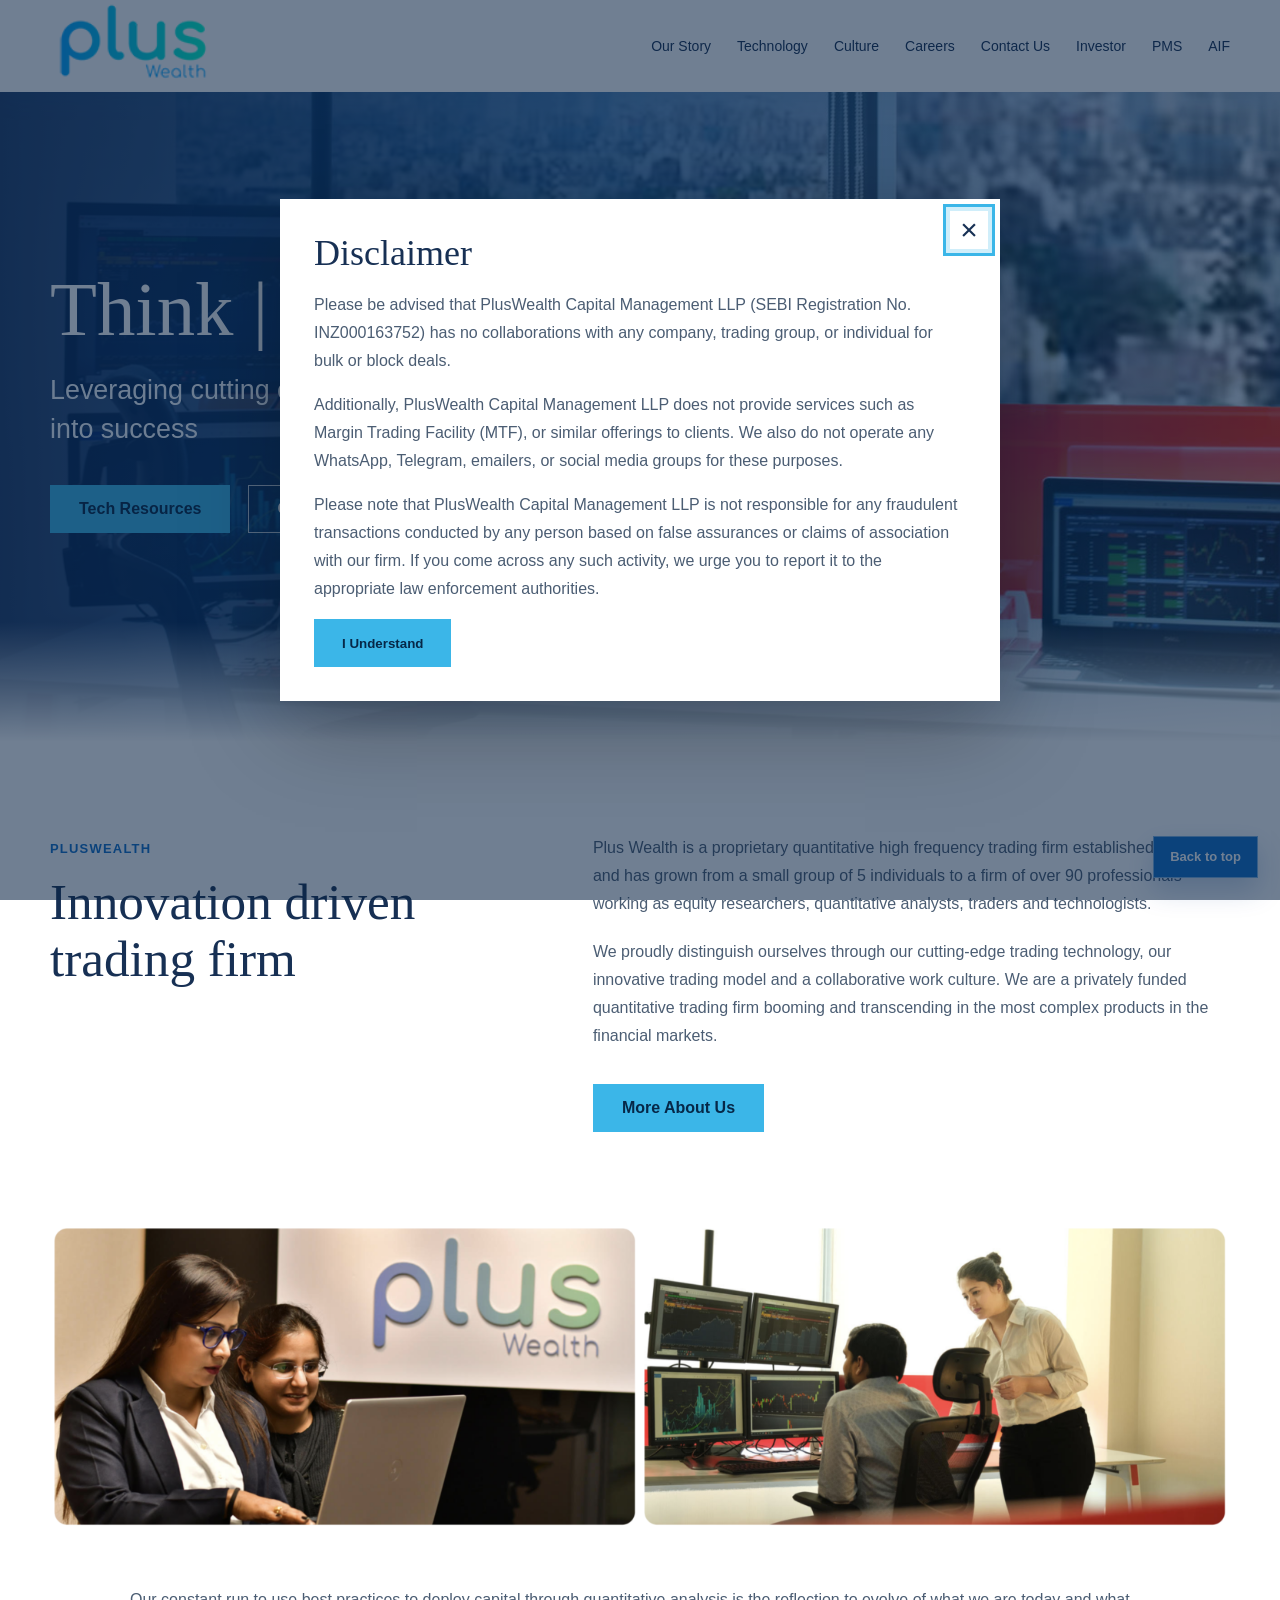
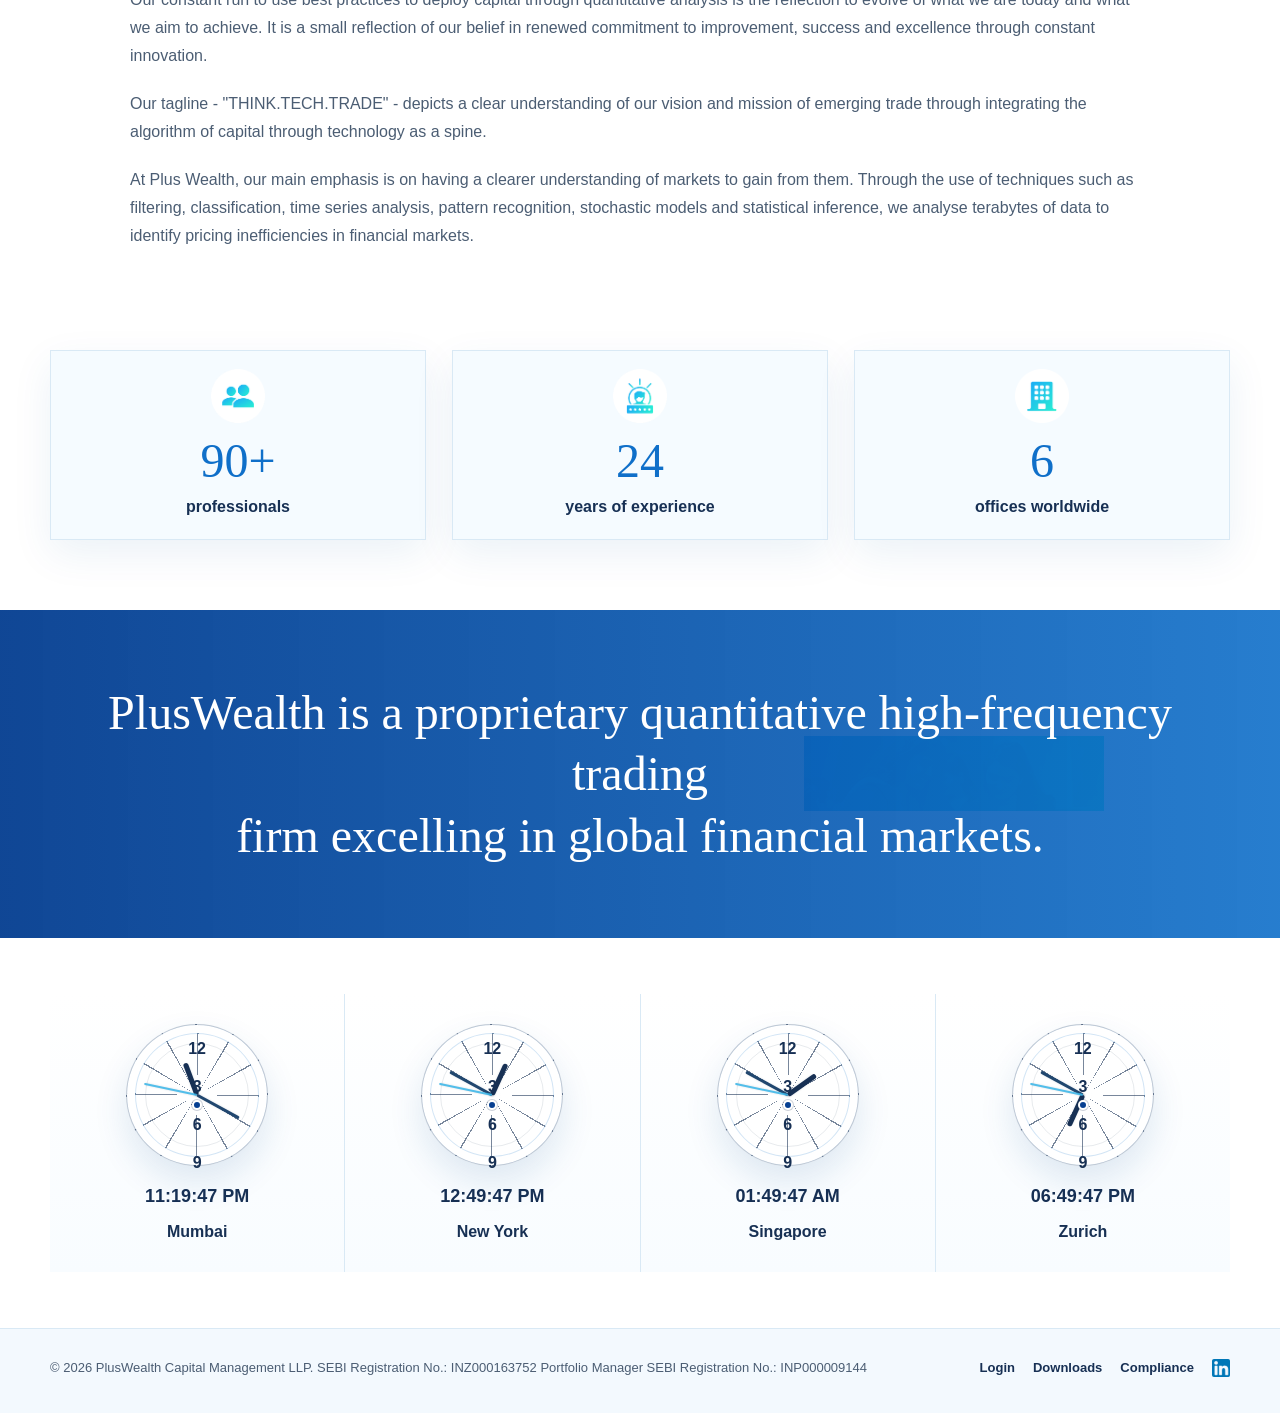
<file: pluswalth_new/index.html>
<!doctype html>
<html lang="en">
<head>
  <meta charset="utf-8">
  <meta name="viewport" content="width=device-width, initial-scale=1">
  <title>Plus Wealth - Quantitative Trading Firm</title>
  <meta name="description" content="Plus Wealth is a proprietary quantitative high-frequency trading firm established in 2008, built around research, technology, trading and collaborative culture.">
  <link rel="stylesheet" href="styles.css">
</head>
<body id="page-top">
  <a class="skip-link" href="#content">Skip to content</a>

  <div data-site-header></div>

  <main id="content" tabindex="-1">
    <section class="hero" aria-labelledby="hero-title">
      <div class="hero-inner">
        <div class="hero-copy">
          <h1 id="hero-title">Think | Tech | Trade</h1>
          <p>Leveraging cutting edge technology to transform vision into success</p>
          <div class="hero-links" aria-label="Homepage quick links">
            <a href="#technology">Tech Resources</a>
            <a href="#technology">Quant Trading</a>
          </div>
        </div>
      </div>
    </section>

    <section class="intro-section" id="story" aria-labelledby="story-title">
      <div class="section-shell intro-grid">
        <div class="section-title">
          <span>PlusWealth</span>
          <h2 id="story-title">Innovation driven trading firm</h2>
        </div>
        <div class="intro-copy">
          <p>Plus Wealth is a proprietary quantitative high frequency trading firm established in 2008 and has grown from a small group of 5 individuals to a firm of over 90 professionals working as equity researchers, quantitative analysts, traders and technologists.</p>
          <p>We proudly distinguish ourselves through our cutting-edge trading technology, our innovative trading model and a collaborative work culture. We are a privately funded quantitative trading firm booming and transcending in the most complex products in the financial markets.</p>
          <a class="more-link" href="our-story.html">More About Us</a>
        </div>
      </div>
    </section>

    <section class="approach-image" aria-label="Think Tech Trade approach">
      <img src="assets/approach-banner.png" alt="Think Tech Trade, the PlusWealth approach to quantitative analysis, technology and trading">
    </section>

    <section class="approach-section" id="technology" aria-labelledby="approach-title">
      <div class="section-shell">
        <h2 id="approach-title" class="visually-hidden">The PlusWealth approach to quantitative analysis, technology and trading</h2>
        <p>Our constant run to use best practices to deploy capital through quantitative analysis is the reflection to evolve of what we are today and what we aim to achieve. It is a small reflection of our belief in renewed commitment to improvement, success and excellence through constant innovation.</p>
        <p>Our tagline - "THINK.TECH.TRADE" - depicts a clear understanding of our vision and mission of emerging trade through integrating the algorithm of capital through technology as a spine.</p>
        <p>At Plus Wealth, our main emphasis is on having a clearer understanding of markets to gain from them. Through the use of techniques such as filtering, classification, time series analysis, pattern recognition, stochastic models and statistical inference, we analyse terabytes of data to identify pricing inefficiencies in financial markets.</p>
      </div>
    </section>

    <section class="stats-section" aria-label="PlusWealth firm statistics">
      <div class="section-shell stats-grid">
        <article>
          <img src="assets/professionals-icon.png" alt="" aria-hidden="true">
          <strong>90+</strong>
          <span>professionals</span>
        </article>
        <article>
          <img src="assets/experience-icon.png" alt="" aria-hidden="true">
          <strong>24</strong>
          <span>years of experience</span>
        </article>
        <article>
          <img src="assets/building-icon.png" alt="" aria-hidden="true">
          <strong>6</strong>
          <span>offices worldwide</span>
        </article>
      </div>
    </section>

    <section class="statement" aria-label="PlusWealth statement">
      <div class="section-shell">
        <p>PlusWealth is a proprietary quantitative high-frequency trading<br>firm excelling in global financial markets.</p>
      </div>
    </section>

    <section class="world-clocks" id="offices" aria-label="Office clocks">
      <div class="section-shell clock-grid">
        <article>
          <div class="clock-face" data-clock-zone="Asia/Kolkata" aria-hidden="true">
            <span class="mark mark-12">12</span>
            <span class="mark mark-3">3</span>
            <span class="mark mark-6">6</span>
            <span class="mark mark-9">9</span>
            <span class="hand hour-hand"></span>
            <span class="hand minute-hand"></span>
            <span class="hand second-hand"></span>
            <span class="pin"></span>
          </div>
          <time data-zone="Asia/Kolkata">--:--:-- --</time>
          <span>Mumbai</span>
        </article>
        <article>
          <div class="clock-face" data-clock-zone="America/New_York" aria-hidden="true">
            <span class="mark mark-12">12</span>
            <span class="mark mark-3">3</span>
            <span class="mark mark-6">6</span>
            <span class="mark mark-9">9</span>
            <span class="hand hour-hand"></span>
            <span class="hand minute-hand"></span>
            <span class="hand second-hand"></span>
            <span class="pin"></span>
          </div>
          <time data-zone="America/New_York">--:--:-- --</time>
          <span>New York</span>
        </article>
        <article>
          <div class="clock-face" data-clock-zone="Asia/Singapore" aria-hidden="true">
            <span class="mark mark-12">12</span>
            <span class="mark mark-3">3</span>
            <span class="mark mark-6">6</span>
            <span class="mark mark-9">9</span>
            <span class="hand hour-hand"></span>
            <span class="hand minute-hand"></span>
            <span class="hand second-hand"></span>
            <span class="pin"></span>
          </div>
          <time data-zone="Asia/Singapore">--:--:-- --</time>
          <span>Singapore</span>
        </article>
        <article>
          <div class="clock-face" data-clock-zone="Europe/Zurich" aria-hidden="true">
            <span class="mark mark-12">12</span>
            <span class="mark mark-3">3</span>
            <span class="mark mark-6">6</span>
            <span class="mark mark-9">9</span>
            <span class="hand hour-hand"></span>
            <span class="hand minute-hand"></span>
            <span class="hand second-hand"></span>
            <span class="pin"></span>
          </div>
          <time data-zone="Europe/Zurich">--:--:-- --</time>
          <span>Zurich</span>
        </article>
      </div>
    </section>
  </main>

  <div data-site-footer></div>

  <div class="disclaimer" id="disclaimer" role="dialog" aria-modal="true" aria-labelledby="disclaimer-title" aria-describedby="disclaimer-copy">
    <div class="disclaimer-card">
      <button class="disclaimer-close" type="button" aria-label="Close disclaimer">&times;</button>
      <h2 id="disclaimer-title">Disclaimer</h2>
      <div id="disclaimer-copy">
        <p>Please be advised that PlusWealth Capital Management LLP (SEBI Registration No. INZ000163752) has no collaborations with any company, trading group, or individual for bulk or block deals.</p>
        <p>Additionally, PlusWealth Capital Management LLP does not provide services such as Margin Trading Facility (MTF), or similar offerings to clients. We also do not operate any WhatsApp, Telegram, emailers, or social media groups for these purposes.</p>
        <p>Please note that PlusWealth Capital Management LLP is not responsible for any fraudulent transactions conducted by any person based on false assurances or claims of association with our firm. If you come across any such activity, we urge you to report it to the appropriate law enforcement authorities.</p>
      </div>
      <button class="understand-btn" type="button">I Understand</button>
    </div>
  </div>

  <script src="common.js"></script>
  <script src="script.js"></script>
</body>
</html>
</file>
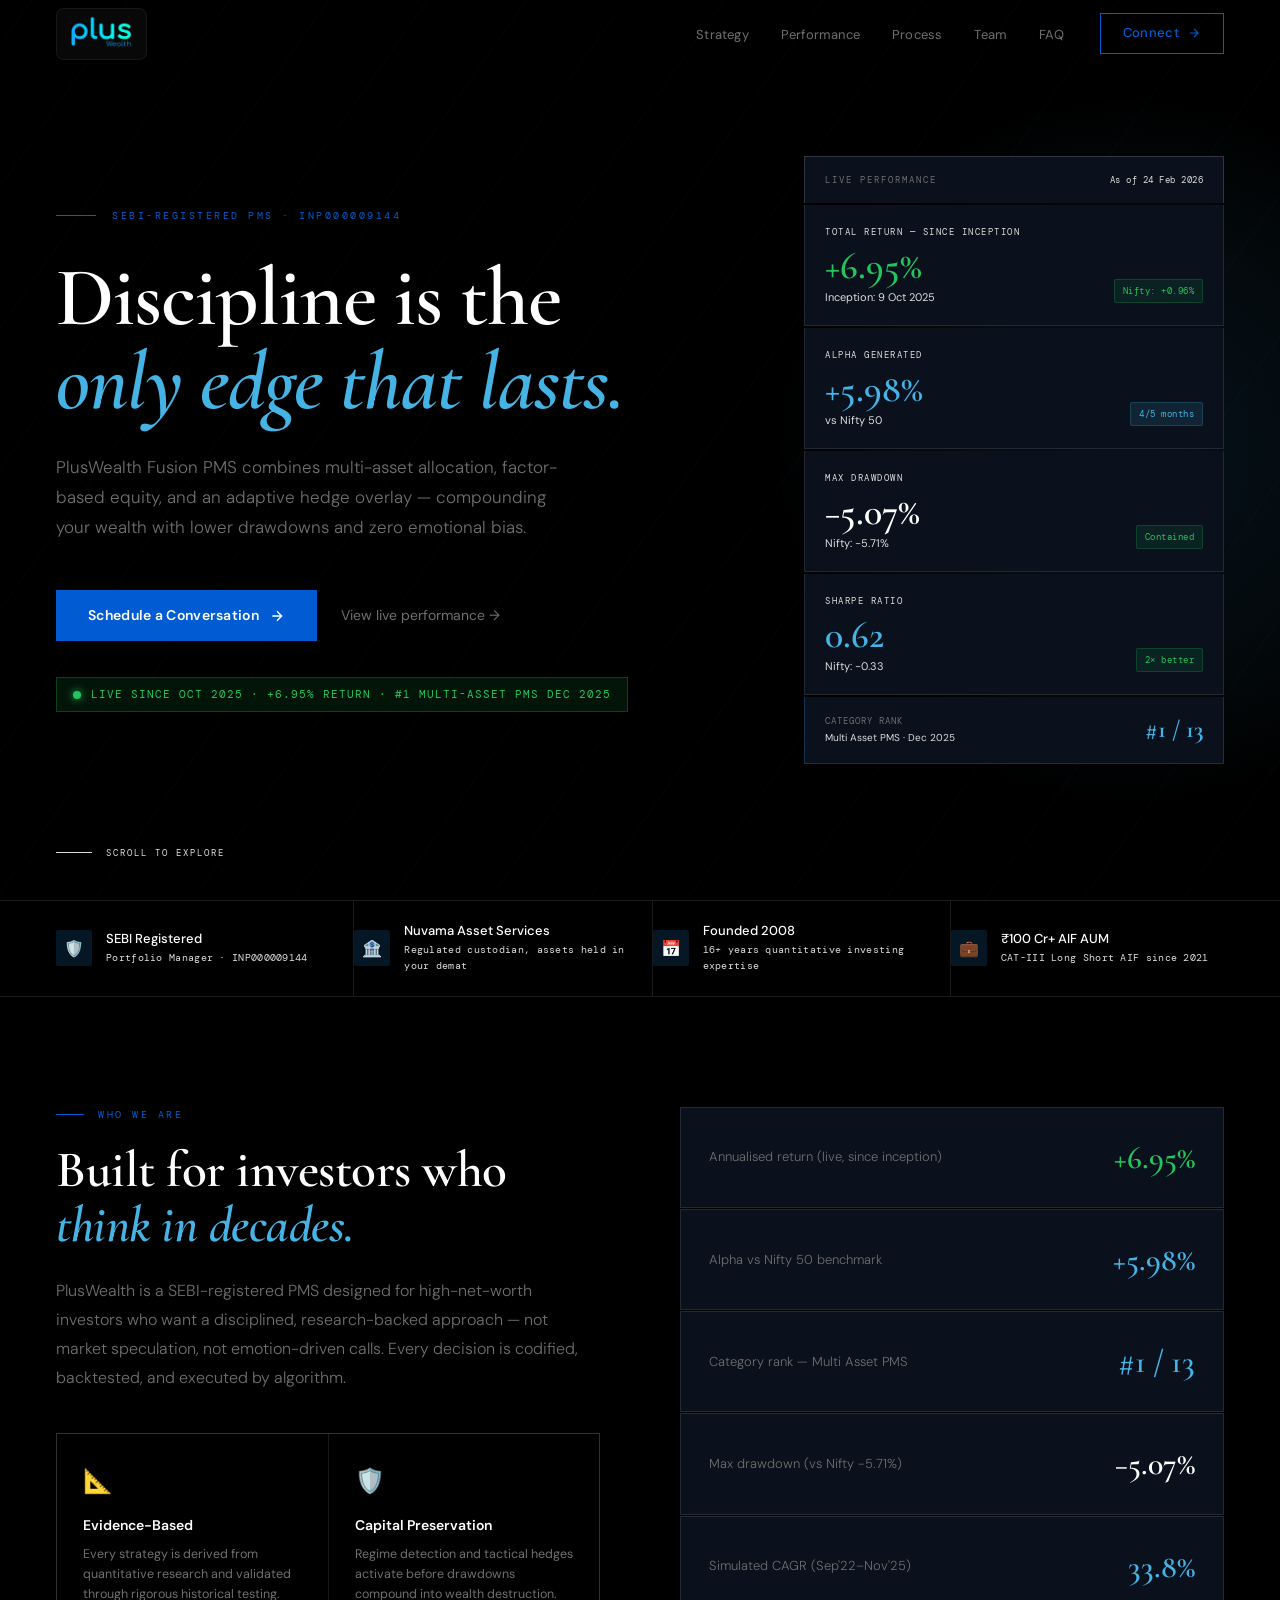
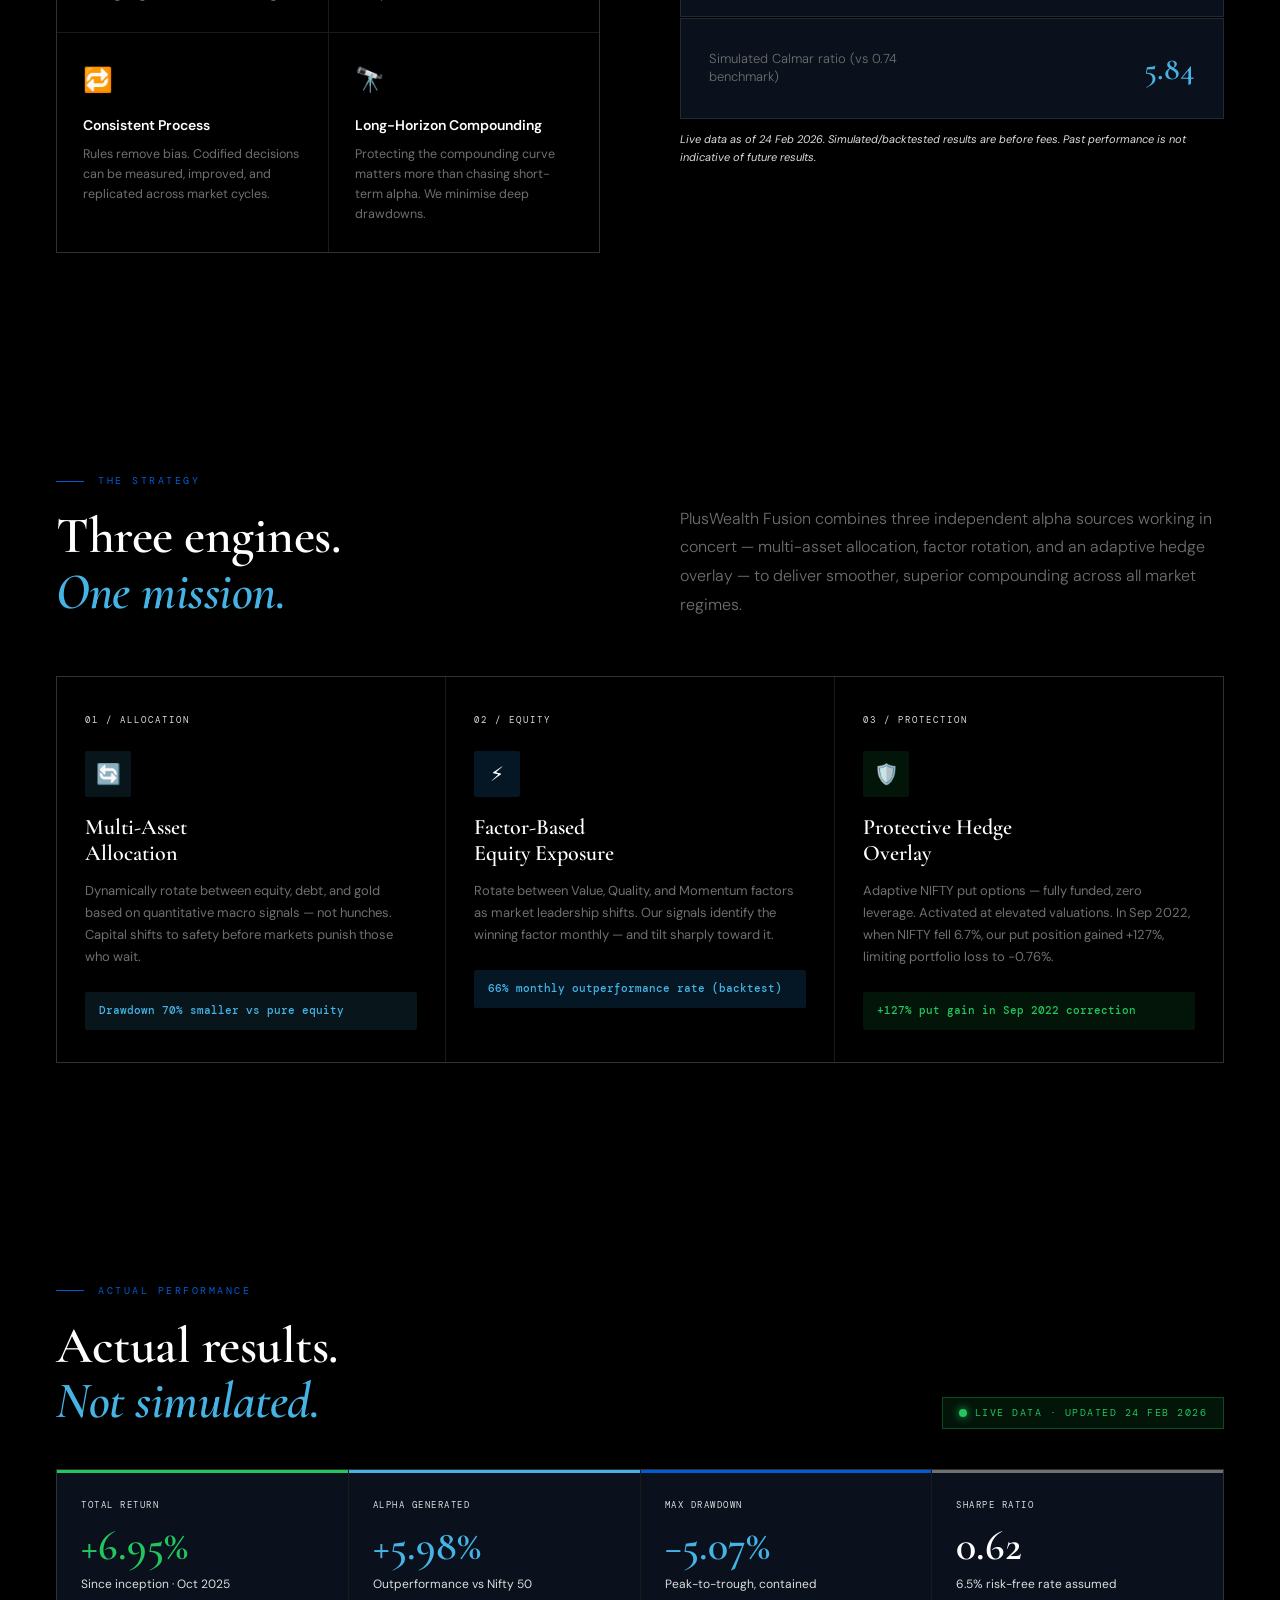
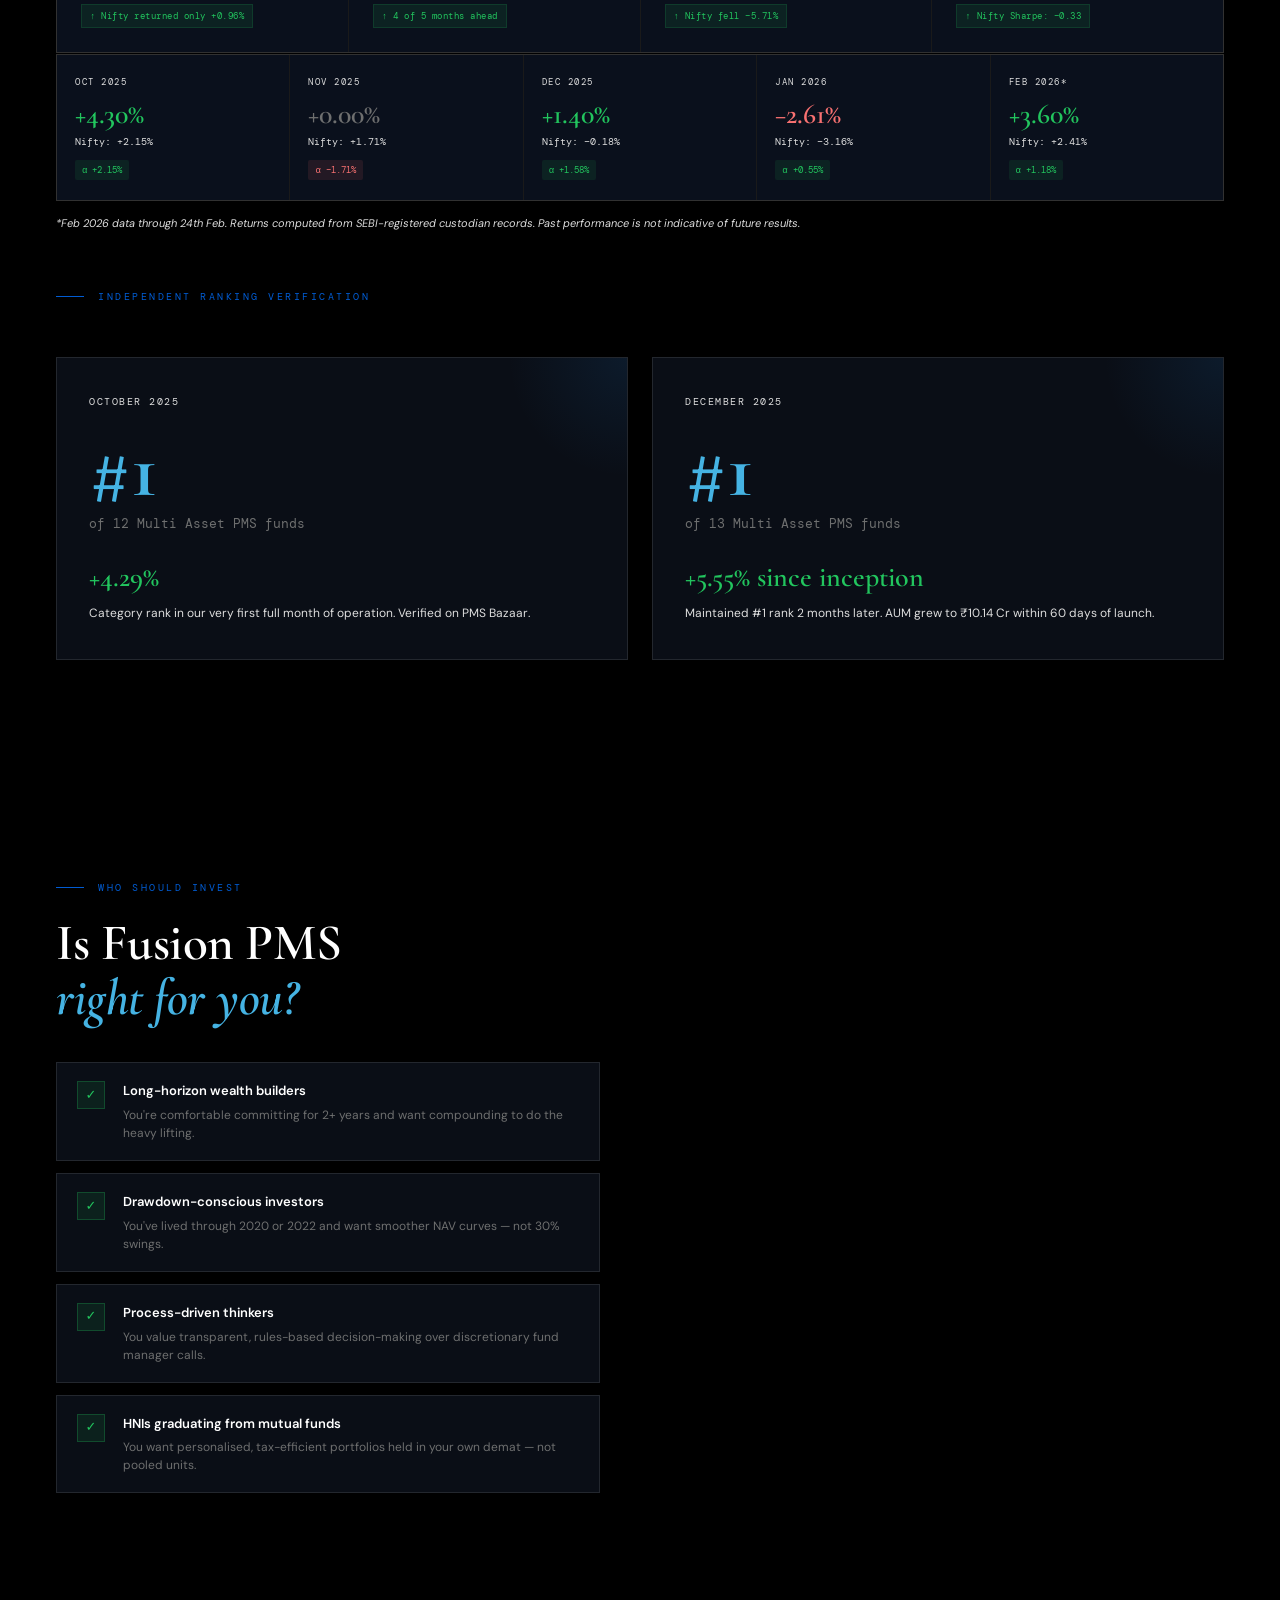
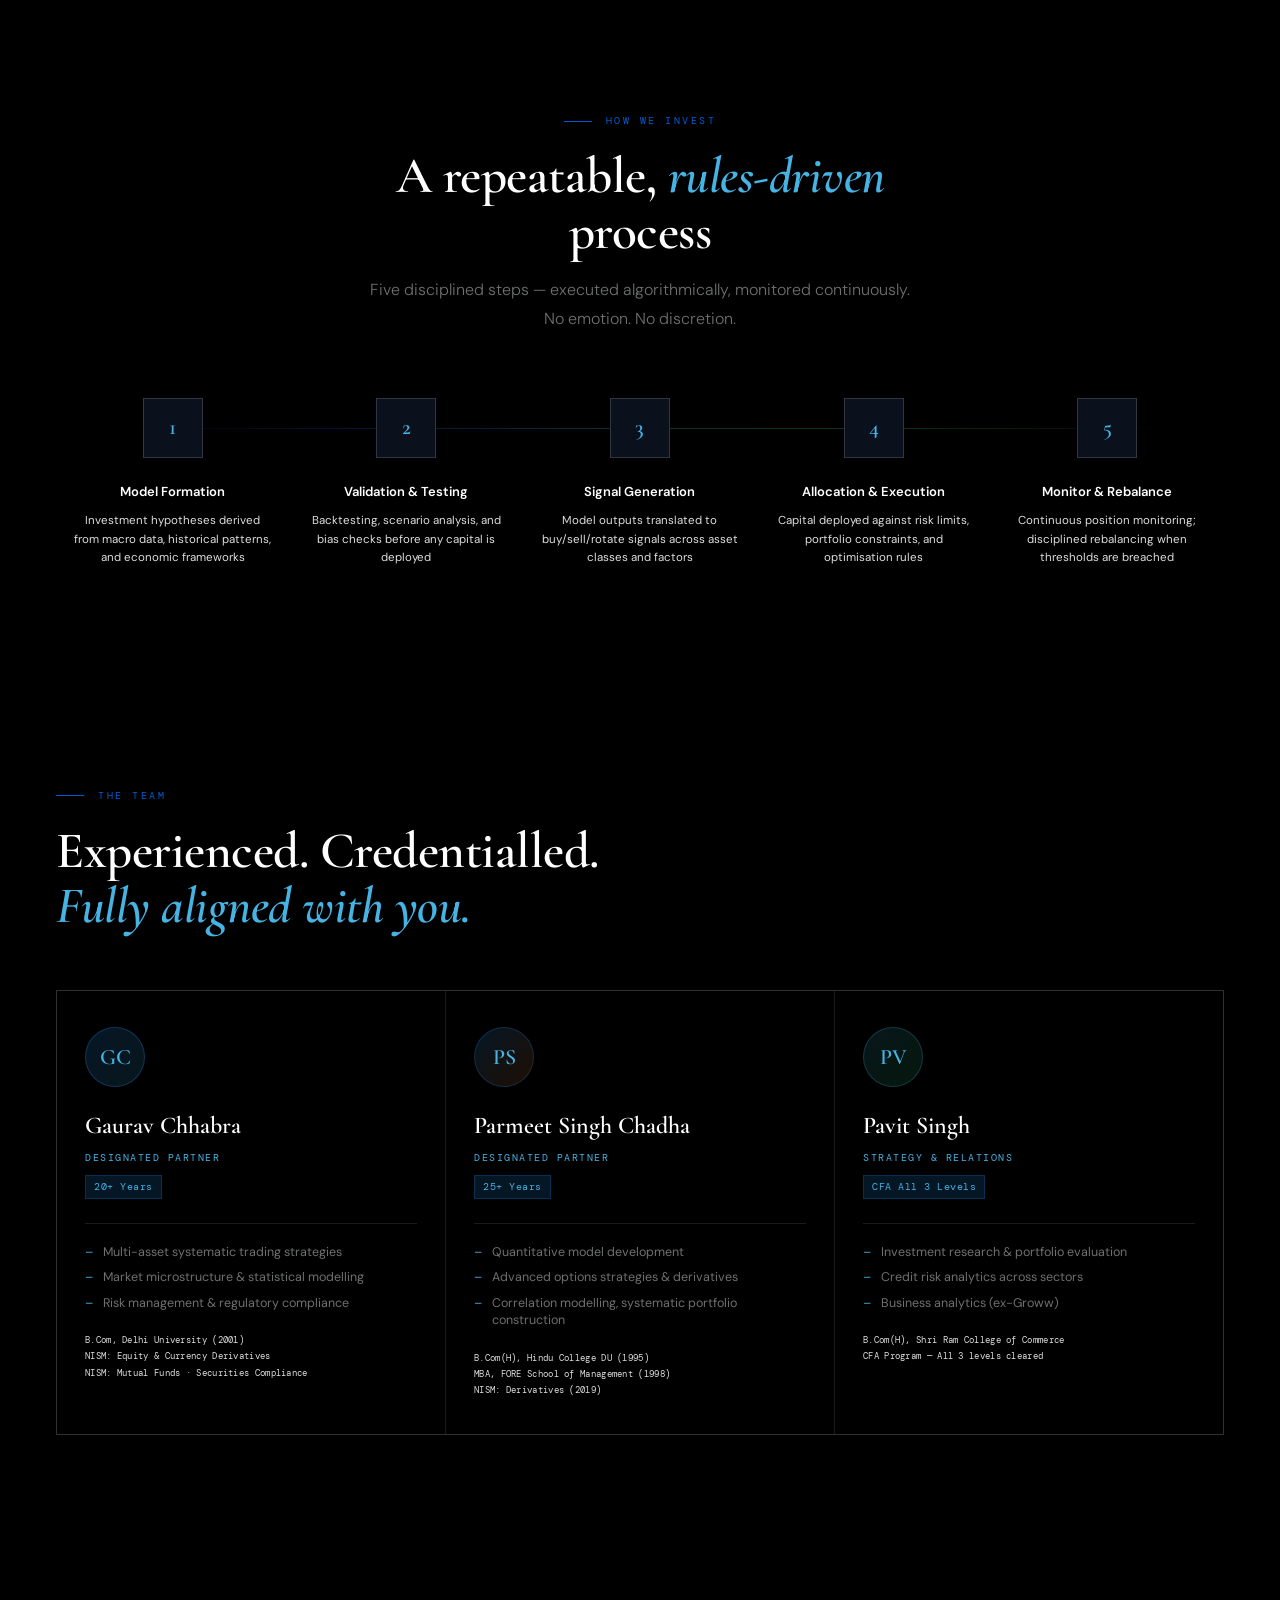
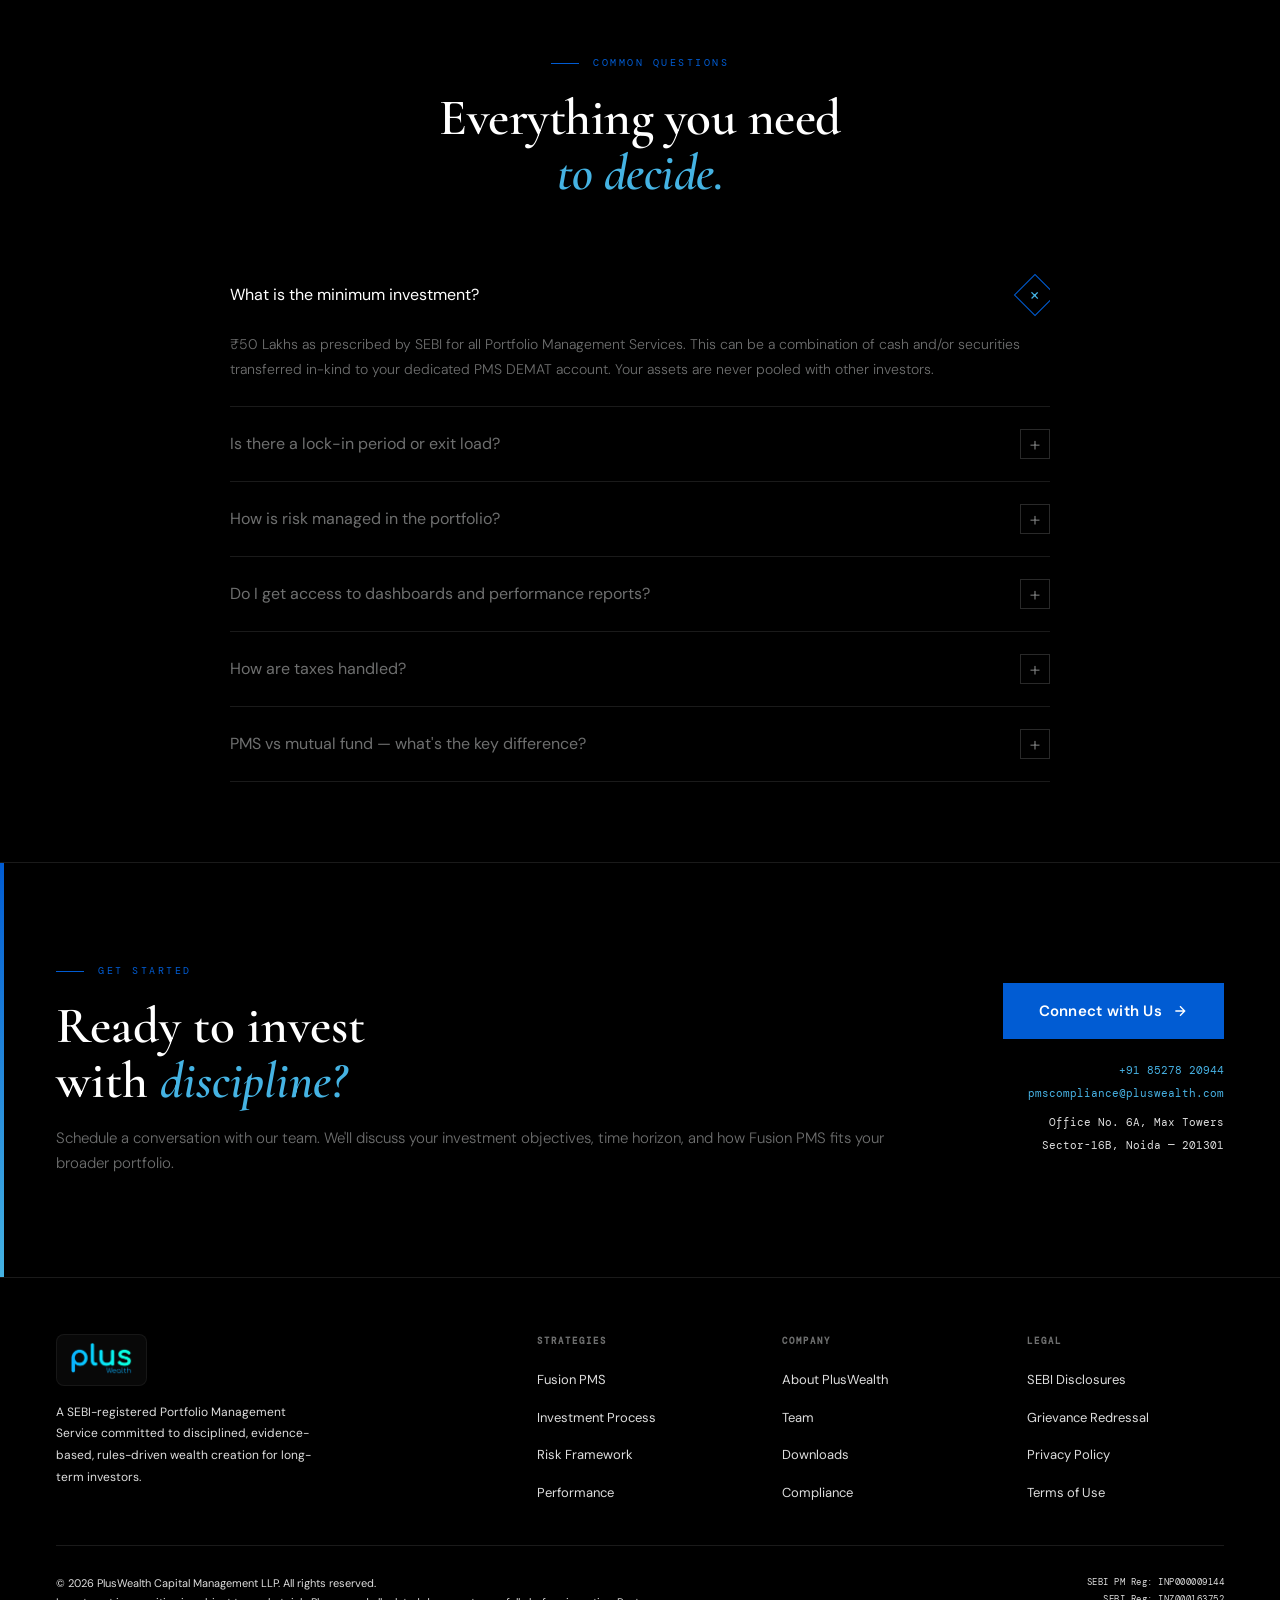
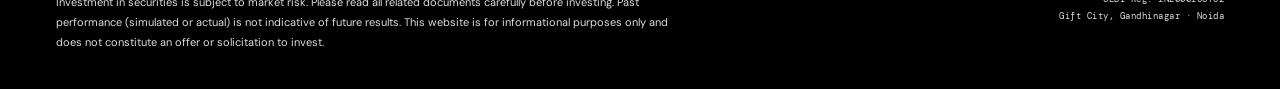
<file: pw_new.html>
<!DOCTYPE html>
<html lang="en">
<head>
<meta charset="UTF-8" />
<meta name="viewport" content="width=device-width, initial-scale=1.0" />
<title>PlusWealth PMS — Disciplined Wealth, Data-Driven Results</title>

<link rel="preconnect" href="https://fonts.googleapis.com">
<link href="https://fonts.googleapis.com/css2?family=Cormorant+Garamond:ital,wght@0,400;0,600;0,700;1,400;1,600&family=DM+Sans:ital,opsz,wght@0,9..40,300;0,9..40,400;0,9..40,500;0,9..40,600;1,9..40,300&family=DM+Mono:wght@400;500&display=swap" rel="stylesheet">

<style>
/* ═══════════════════════════════════════════════════
   DESIGN DIRECTION: "Refined Institutional Dark"
   — Updated to match PlusWealth blue scheme (from your RGB list)
   ═══════════════════════════════════════════════════ */

*, *::before, *::after { margin:0; padding:0; box-sizing:border-box; }

:root{
  /* Base */
  --ink:       rgb(0, 0, 0);
  --ink2:      rgb(0, 0, 0);
  --ink3:      rgb(10, 14, 22);
  --panel:     rgb(10, 16, 28);

  --white:     rgb(255, 255, 255);
  --cream:     rgb(239, 239, 239);
  --ash:       rgb(110, 111, 111);
  --slate:     rgb(221, 221, 221);

  --border:    rgba(255,255,255,0.10);
  --border2:   rgba(255,255,255,0.16);

  /* PlusWealth blues (from your list) */
  --brand:        rgb(1, 92, 211);
  --brand-strong: rgba(34, 139, 230, 0.9);
  --brand-deep:   rgb(55, 81, 126);
  --brand-soft:   rgb(69, 179, 227);
  --brand-soft2:  rgb(71, 178, 228);

  --brand-dim:    rgba(34, 139, 230, 0.16);
  --clear:        rgba(0, 0, 0, 0);

  /* Signals */
  --teal:      rgb(69, 179, 227); /* aligned to brand accent */
  --teal-dim:  rgba(69,179,227,0.12);
  --green:     #22C55E;
  --green-dim: rgba(34,197,94,0.10);
  --red:       #F87171;

  --f-display: 'Cormorant Garamond', Georgia, serif;
  --f-body:    'DM Sans', system-ui, sans-serif;
  --f-mono:    'DM Mono', monospace;
}

html { scroll-behavior: smooth; font-size: 16px; }

body {
  background: var(--ink);
  color: var(--white);
  font-family: var(--f-body);
  line-height: 1.6;
  overflow-x: hidden;
  -webkit-font-smoothing: antialiased;
}

/* ── SCROLLBAR ─────────────────────────── */
::-webkit-scrollbar { width: 4px; }
::-webkit-scrollbar-track { background: var(--ink); }
::-webkit-scrollbar-thumb { background: var(--brand); border-radius: 2px; }

/* ── UTILITIES ─────────────────────────── */
.mono { font-family: var(--f-mono); }
.gold  { color: var(--brand); } /* kept for compatibility */
.teal  { color: var(--teal); }
.green { color: var(--green); }
.ash   { color: var(--ash); }

.tag {
  display: inline-flex; align-items: center; gap: 7px;
  font-family: var(--f-mono); font-size: 10px; letter-spacing: 1.8px;
  text-transform: uppercase; color: var(--brand);
  padding: 5px 12px;
  border: 1px solid rgba(34,139,230,0.40);
  border-radius: 2px;
}

/* ── REVEAL ANIMATIONS ─────────────────── */
.reveal {
  opacity: 0; transform: translateY(28px);
  transition: opacity 0.75s cubic-bezier(.16,1,.3,1), transform 0.75s cubic-bezier(.16,1,.3,1);
}
.reveal.in { opacity: 1; transform: none; }
.reveal.d1 { transition-delay: 0.08s; }
.reveal.d2 { transition-delay: 0.16s; }
.reveal.d3 { transition-delay: 0.24s; }
.reveal.d4 { transition-delay: 0.32s; }
.reveal.d5 { transition-delay: 0.40s; }

/* ══════════════════════════════════════════
   NAVIGATION
   ══════════════════════════════════════════ */
nav {
  position: fixed; top: 0; left: 0; right: 0; z-index: 900;
  height: 68px;
  display: flex; align-items: center; justify-content: space-between;
  padding: 0 56px;
  transition: background 0.4s, border-color 0.4s;
  border-bottom: 1px solid transparent;
}
nav.scrolled {
  background: rgba(0,0,0,0.92);
  backdrop-filter: blur(20px);
  -webkit-backdrop-filter: blur(20px);
  border-bottom-color: var(--border);
}

/* Logo image (non-transparent PNG friendly) */
.logo { display:flex; align-items:center; gap: 10px; text-decoration:none; }
.logo-wrap{
  display:flex; align-items:center;
  padding: 6px 10px;
  border-radius: 8px;
  background: rgba(255,255,255,0.03);
  border: 1px solid rgba(255,255,255,0.06);
  backdrop-filter: blur(6px);
}
.logo-img{
  height: 38px;
  width: auto;
  display:block;
  object-fit: contain;

  /* makes light background blend on dark nav */
  mix-blend-mode: screen;
  filter: brightness(1.05) contrast(1.06);
  transition: transform .25s ease, opacity .25s ease;
}
.logo:hover .logo-img { transform: translateY(-1px); opacity: .96; }

.nav-right { display: flex; align-items: center; gap: 36px; }

.nav-links { display: flex; align-items: center; gap: 32px; list-style: none; }
.nav-links a {
  font-size: 13px; font-weight: 400; color: var(--ash);
  text-decoration: none; letter-spacing: 0.2px;
  transition: color 0.2s;
}
.nav-links a:hover { color: var(--white); }

.nav-btn {
  display: inline-flex; align-items: center; gap: 8px;
  padding: 9px 22px;
  border: 1px solid var(--brand);
  color: var(--brand);
  font-family: var(--f-body); font-size: 13px; font-weight: 500;
  text-decoration: none; letter-spacing: 0.3px;
  transition: background 0.2s, color 0.2s;
}
.nav-btn:hover { background: var(--brand); color: var(--white); }

/* ══════════════════════════════════════════
   HERO
   ══════════════════════════════════════════ */
.hero {
  min-height: 100vh;
  display: grid;
  grid-template-columns: 1fr 420px;
  align-items: center;
  gap: 0;
  padding: 100px 56px 80px;
  position: relative;
  overflow: hidden;
}

/* Animated diagonal line grid */
.hero-bg {
  position: absolute; inset: 0;
  background:
    repeating-linear-gradient(
      -55deg,
      transparent,
      transparent 80px,
      rgba(34,139,230,0.03) 80px,
      rgba(34,139,230,0.03) 81px
    );
  pointer-events: none;
}

/* Brand glow orb */
.hero-orb {
  position: absolute;
  right: -200px; top: 50%; transform: translateY(-50%);
  width: 700px; height: 700px;
  background: radial-gradient(circle at center,
    rgba(34,139,230,0.12) 0%,
    rgba(69,179,227,0.06) 42%,
    transparent 72%);
  pointer-events: none;
  animation: orbPulse 8s ease-in-out infinite;
}
@keyframes orbPulse {
  0%,100% { transform: translateY(-50%) scale(1); opacity: 1; }
  50%      { transform: translateY(-50%) scale(1.08); opacity: 0.75; }
}

.hero-left { position: relative; z-index: 1; max-width: 700px; }

.hero-eyebrow {
  display: flex; align-items: center; gap: 16px;
  margin-bottom: 32px;
  animation: fadeUp 0.8s ease both;
}
.hero-eyebrow-line { width: 40px; height: 1px; background: var(--brand); }
.hero-eyebrow-text {
  font-family: var(--f-mono); font-size: 10px;
  letter-spacing: 2.5px; text-transform: uppercase; color: var(--brand);
}

.hero-h1 {
  font-family: var(--f-display);
  font-size: clamp(52px, 6.5vw, 90px);
  font-weight: 600; line-height: 1.02;
  letter-spacing: -1px;
  margin-bottom: 28px;
  animation: fadeUp 0.8s 0.1s ease both;
}
.hero-h1 em { font-style: italic; color: var(--brand-soft); display: block; }

.hero-sub {
  font-size: 17px; font-weight: 300; color: var(--ash);
  line-height: 1.75; max-width: 520px; margin-bottom: 48px;
  animation: fadeUp 0.8s 0.18s ease both;
}

.hero-actions {
  display: flex; align-items: center; gap: 24px;
  flex-wrap: wrap;
  animation: fadeUp 0.8s 0.26s ease both;
}

.btn-gold {
  display: inline-flex; align-items: center; gap: 10px;
  padding: 14px 32px;
  background: var(--brand); color: var(--white);
  font-family: var(--f-body); font-size: 14px; font-weight: 600;
  text-decoration: none; letter-spacing: 0.3px;
  transition: background 0.2s, transform 0.15s, box-shadow 0.2s;
}
.btn-gold:hover {
  background: var(--brand-strong);
  transform: translateY(-2px);
  box-shadow: 0 12px 40px rgba(34,139,230,0.30);
}
.btn-gold svg { transition: transform 0.2s; }
.btn-gold:hover svg { transform: translateX(4px); }

.btn-ghost {
  display: inline-flex; align-items: center; gap: 8px;
  font-size: 14px; font-weight: 400; color: var(--ash);
  text-decoration: none;
  transition: color 0.2s;
}
.btn-ghost:hover { color: var(--white); }

.hero-signal {
  display: inline-flex; align-items: center; gap: 10px;
  margin-top: 36px;
  padding: 8px 16px;
  border: 1px solid rgba(34,197,94,0.25);
  background: var(--green-dim);
  font-family: var(--f-mono); font-size: 11px; color: var(--green);
  letter-spacing: 1px;
  animation: fadeUp 0.8s 0.34s ease both;
  width: fit-content;
}
.signal-dot {
  width: 8px; height: 8px; border-radius: 50%;
  background: var(--green);
  box-shadow: 0 0 8px var(--green);
  animation: blink 2s ease-in-out infinite;
}
@keyframes blink { 0%,100% { opacity: 1; } 50% { opacity: 0.4; } }

/* Hero right — live stat panel */
.hero-panel {
  position: relative; z-index: 1;
  display: flex; flex-direction: column; gap: 2px;
  animation: fadeUp 0.8s 0.4s ease both;
}

.panel-header {
  padding: 16px 20px;
  background: var(--panel);
  border: 1px solid var(--border2);
  border-bottom: none;
  display: flex; align-items: center; justify-content: space-between;
}
.panel-header-title { font-family: var(--f-mono); font-size: 9px; letter-spacing: 2px; text-transform: uppercase; color: var(--ash); }
.panel-header-date { font-family: var(--f-mono); font-size: 9px; color: var(--slate); letter-spacing: 0.5px; }

.panel-kpi {
  background: var(--panel);
  border: 1px solid var(--border);
  border-top: none;
  padding: 20px 20px 18px;
  position: relative;
  transition: border-color 0.2s, background 0.2s;
  cursor: default;
}
.panel-kpi:first-of-type { border-top: 3px solid var(--brand); padding-top: 18px; }
.panel-kpi:hover { border-color: var(--border2); background: rgba(10,16,28,0.85); }

.panel-kpi-row { display: flex; align-items: flex-end; justify-content: space-between; gap: 8px; }
.panel-kpi-label {
  font-family: var(--f-mono); font-size: 9px;
  letter-spacing: 1.5px; text-transform: uppercase;
  color: var(--slate); margin-bottom: 8px;
}
.panel-kpi-val { font-family: var(--f-display); font-size: 38px; font-weight: 600; line-height: 1; }
.panel-kpi-val.gld { color: var(--brand-soft); }
.panel-kpi-val.grn { color: var(--green); }
.panel-kpi-val.tel { color: var(--brand-soft2); }
.panel-kpi-val.wht { color: var(--white); }

.panel-kpi-badge {
  font-family: var(--f-mono); font-size: 9px;
  padding: 4px 8px; border-radius: 2px; letter-spacing: 0.5px;
  white-space: nowrap;
  align-self: flex-end; margin-bottom: 4px;
}
.panel-kpi-badge.up {
  background: var(--green-dim); color: var(--green);
  border: 1px solid rgba(34,197,94,0.2);
}
.panel-kpi-badge.nt {
  background: var(--teal-dim); color: var(--teal);
  border: 1px solid rgba(69,179,227,0.2);
}
.panel-kpi-sub { font-size: 11px; color: var(--slate); margin-top: 4px; }

.panel-rank {
  background: var(--panel);
  border: 1px solid rgba(34,139,230,0.28);
  border-top: none;
  padding: 14px 20px;
  display: flex; align-items: center; justify-content: space-between;
}
.rank-label { font-family: var(--f-mono); font-size: 9px; color: var(--ash); letter-spacing: 1px; }
.rank-val { font-family: var(--f-display); font-size: 24px; font-weight: 700; color: var(--brand-soft); }
.rank-sub { font-size: 10px; color: var(--slate); margin-top: 2px; }

/* Scroll cue */
.hero-scroll {
  position: absolute; bottom: 40px; left: 56px;
  display: flex; align-items: center; gap: 14px;
  font-family: var(--f-mono); font-size: 9px;
  color: var(--slate); letter-spacing: 2px; text-transform: uppercase;
  animation: fadeUp 1.2s 0.6s ease both;
}
.scroll-bar { width: 36px; height: 1px; background: var(--slate); position: relative; overflow: hidden; }
.scroll-bar::after {
  content: ''; position: absolute;
  top: 0; left: -100%; width: 100%; height: 100%;
  background: var(--brand);
  animation: sweep 2.2s ease-in-out infinite;
}
@keyframes sweep { 0% { left: -100%; } 100% { left: 100%; } }

@keyframes fadeUp { from { opacity: 0; transform: translateY(20px); } to { opacity: 1; transform: none; } }

/* ══════════════════════════════════════════
   TRUST STRIP
   ══════════════════════════════════════════ */
.trust-strip {
  background: var(--ink2);
  border-top: 1px solid var(--border);
  border-bottom: 1px solid var(--border);
  padding: 0 56px;
  display: flex; align-items: stretch;
}
.trust-item {
  flex: 1; display: flex; align-items: center; gap: 14px;
  padding: 22px 24px 22px 0;
  border-right: 1px solid var(--border);
}
.trust-item:last-child { border-right: none; padding-right: 0; }
.trust-item:first-child { padding-left: 0; }
.trust-icon {
  width: 36px; height: 36px; flex-shrink: 0;
  display: flex; align-items: center; justify-content: center;
  background: var(--brand-dim); border-radius: 2px;
  font-size: 16px;
}
.trust-text-main { font-size: 13px; font-weight: 500; color: var(--white); line-height: 1.3; }
.trust-text-sub {
  font-family: var(--f-mono); font-size: 10px;
  color: var(--slate); margin-top: 2px; letter-spacing: 0.3px;
}

/* ══════════════════════════════════════════
   SECTION SHARED
   ══════════════════════════════════════════ */
.section-wrap { padding: 110px 56px; }
.section-wrap.alt { background: var(--ink2); }
.inner { max-width: 1200px; margin: 0 auto; }

.s-eyebrow {
  font-family: var(--f-mono); font-size: 10px;
  letter-spacing: 2.5px; text-transform: uppercase;
  color: var(--brand); margin-bottom: 20px;
  display: flex; align-items: center; gap: 14px;
}
.s-eyebrow::before { content: ''; width: 28px; height: 1px; background: var(--brand); }

.s-title {
  font-family: var(--f-display);
  font-size: clamp(36px, 4vw, 58px);
  font-weight: 600; line-height: 1.08;
  letter-spacing: -0.5px;
}
.s-title em { font-style: italic; color: var(--brand-soft); }
.s-body { font-size: 16px; font-weight: 300; color: var(--ash); line-height: 1.8; max-width: 560px; }

/* ══════════════════════════════════════════
   WHO WE ARE
   ══════════════════════════════════════════ */
.who-grid { display: grid; grid-template-columns: 1fr 1fr; gap: 80px; align-items: start; margin-top: 0; }
.who-left .s-body { margin-top: 24px; }

.who-pillars {
  display: grid; grid-template-columns: 1fr 1fr;
  gap: 1px;
  background: var(--border);
  border: 1px solid var(--border);
  margin-top: 40px;
}
.pillar { background: var(--ink2); padding: 28px 26px; transition: background 0.2s; }
.pillar:hover { background: var(--panel); }
.pillar-icon { font-size: 24px; margin-bottom: 14px; display: block; }
.pillar-title { font-size: 14px; font-weight: 600; color: var(--white); margin-bottom: 8px; }
.pillar-body { font-size: 12.5px; color: var(--ash); line-height: 1.6; }

/* Stats stacked */
.stat-stack { display: flex; flex-direction: column; gap: 1px; }
.stat-row {
  background: var(--panel);
  border: 1px solid var(--border);
  padding: 24px 28px;
  display: flex; align-items: center;
  justify-content: space-between;
  gap: 16px;
  transition: border-color 0.2s;
}
.stat-row:hover { border-color: var(--border2); }
.stat-row-label { font-size: 13px; color: var(--ash); font-weight: 300; max-width: 240px; line-height: 1.4; }
.stat-row-val { font-family: var(--f-display); font-size: 32px; font-weight: 600; white-space: nowrap; text-align: right; }
.stat-row-val.g { color: var(--green); }
.stat-row-val.gold { color: var(--brand-soft); }
.stat-row-val.t { color: var(--brand-soft2); }
.stat-row-val.w { color: var(--white); }

/* ══════════════════════════════════════════
   STRATEGY — 3 ENGINES
   ══════════════════════════════════════════ */
.strategy-intro { display: grid; grid-template-columns: 1fr 1fr; gap: 80px; align-items: end; margin-bottom: 56px; }

.strategy-cards {
  display: grid; grid-template-columns: repeat(3, 1fr);
  gap: 1px; background: var(--border);
  border: 1px solid var(--border);
}
.s-card {
  background: var(--ink2);
  padding: 36px 28px 32px;
  position: relative; overflow: hidden;
  transition: background 0.3s;
  cursor: default;
}
.s-card::before {
  content: ''; position: absolute;
  top: 0; left: 0; right: 0; height: 3px;
  transform: scaleX(0); transform-origin: left;
  transition: transform 0.35s cubic-bezier(.16,1,.3,1);
}
.s-card:hover { background: var(--panel); }
.s-card:hover::before { transform: scaleX(1); }
.s-card.c1::before { background: var(--brand-soft2); }
.s-card.c2::before { background: var(--brand); }
.s-card.c3::before { background: var(--green); }

.s-card-num { font-family: var(--f-mono); font-size: 9px; letter-spacing: 2px; color: var(--slate); margin-bottom: 24px; }
.s-card-icon {
  width: 46px; height: 46px;
  display: flex; align-items: center; justify-content: center;
  font-size: 20px;
  margin-bottom: 18px;
  border-radius: 2px;
}
.s-card-icon.t { background: var(--teal-dim); }
.s-card-icon.g { background: var(--brand-dim); }
.s-card-icon.gr { background: var(--green-dim); }

.s-card h3 { font-family: var(--f-display); font-size: 22px; font-weight: 600; line-height: 1.15; margin-bottom: 14px; color: var(--white); }
.s-card p { font-size: 13px; color: var(--ash); line-height: 1.7; margin-bottom: 24px; }
.s-card-proof { padding: 10px 14px; font-family: var(--f-mono); font-size: 11px; font-weight: 500; border-radius: 2px; }
.s-card-proof.t { background: var(--teal-dim); color: var(--teal); }
.s-card-proof.g { background: var(--brand-dim); color: var(--brand-soft); }
.s-card-proof.gr { background: var(--green-dim); color: var(--green); }

/* ══════════════════════════════════════════
   LIVE PERFORMANCE
   ══════════════════════════════════════════ */
.perf-header { display: flex; align-items: flex-end; justify-content: space-between; gap: 24px; margin-bottom: 40px; flex-wrap: wrap; }
.actual-badge {
  display: inline-flex; align-items: center; gap: 8px;
  padding: 7px 16px;
  border: 1px solid rgba(34,197,94,0.3);
  background: var(--green-dim);
  font-family: var(--f-mono); font-size: 10px;
  color: var(--green); letter-spacing: 1.5px;
}

.perf-kpi-row {
  display: grid; grid-template-columns: repeat(4, 1fr);
  gap: 1px; background: var(--border);
  border: 1px solid var(--border);
  margin-bottom: 1px;
}
.kpi-tile {
  background: var(--panel);
  padding: 28px 24px 24px;
  position: relative; overflow: hidden;
  transition: background 0.2s;
}
.kpi-tile:hover { background: var(--ink3); }
.kpi-tile-bar { position: absolute; top: 0; left: 0; right: 0; height: 3px; }
.kpi-tile-lbl { font-family: var(--f-mono); font-size: 9px; letter-spacing: 1.5px; text-transform: uppercase; color: var(--slate); margin-bottom: 12px; }
.kpi-tile-val { font-family: var(--f-display); font-size: 42px; font-weight: 600; line-height: 1; margin-bottom: 8px; }
.kpi-tile-val.g { color: var(--green); }
.kpi-tile-val.t { color: var(--brand-soft2); }
.kpi-tile-val.go { color: var(--brand-soft); }
.kpi-tile-val.w { color: var(--white); }
.kpi-tile-sub { font-size: 12px; color: var(--slate); }
.kpi-vs {
  display: inline-flex; align-items: center; gap: 5px;
  margin-top: 10px; padding: 4px 8px;
  font-family: var(--f-mono); font-size: 9px;
  background: var(--green-dim); color: var(--green);
  border: 1px solid rgba(34,197,94,0.15);
  letter-spacing: 0.5px;
}

/* Monthly grid */
.monthly-grid {
  display: grid; grid-template-columns: repeat(5,1fr);
  gap: 1px; background: var(--border);
  border: 1px solid var(--border);
  margin-top: 1px;
}
.m-cell { background: var(--panel); padding: 20px 18px; transition: background 0.2s; }
.m-cell:hover { background: var(--ink3); }
.m-cell-mo { font-family: var(--f-mono); font-size: 9px; color: var(--slate); letter-spacing: 1.5px; text-transform: uppercase; margin-bottom: 10px; }
.m-cell-ret { font-family: var(--f-display); font-size: 28px; font-weight: 600; line-height: 1; margin-bottom: 6px; }
.m-cell-ret.pos { color: var(--green); }
.m-cell-ret.neg { color: var(--red); }
.m-cell-ret.flat { color: var(--ash); }
.m-cell-bench { font-family: var(--f-mono); font-size: 10px; color: var(--slate); margin-bottom: 5px; }
.m-cell-alpha { display: inline-block; font-family: var(--f-mono); font-size: 9px; padding: 3px 7px; border-radius: 2px; }
.m-cell-alpha.pos { background: var(--green-dim); color: var(--green); }
.m-cell-alpha.neg { background: rgba(248,113,113,0.1); color: var(--red); }

.perf-note { font-size: 11px; color: var(--slate); margin-top: 14px; font-style: italic; line-height: 1.6; }

/* ══════════════════════════════════════════
   RANKING PROOF
   ══════════════════════════════════════════ */
.rank-grid { display: grid; grid-template-columns: 1fr 1fr; gap: 24px; margin-top: 52px; }
.rank-card {
  background: var(--ink3);
  border: 1px solid var(--border);
  padding: 36px 32px;
  position: relative; overflow: hidden;
  transition: border-color 0.25s;
}
.rank-card:hover { border-color: rgba(34,139,230,0.35); }
.rank-card::after {
  content: '';
  position: absolute; top: 0; right: 0;
  width: 120px; height: 120px;
  background: radial-gradient(circle at top right,
    rgba(34,139,230,0.10), transparent 70%);
  pointer-events: none;
}
.rank-card-month { font-family: var(--f-mono); font-size: 10px; color: var(--slate); letter-spacing: 1.5px; text-transform: uppercase; margin-bottom: 20px; }
.rank-card-num { font-family: var(--f-display); font-size: 80px; font-weight: 700; line-height: 1; color: var(--brand-soft); margin-bottom: 4px; }
.rank-card-of { font-family: var(--f-mono); font-size: 13px; color: var(--ash); margin-bottom: 20px; }
.rank-card-ret { font-family: var(--f-display); font-size: 28px; font-weight: 600; color: var(--green); margin-bottom: 4px; }
.rank-card-context { font-size: 12px; color: var(--slate); }

/* ══════════════════════════════════════════
   SUITABILITY
   ══════════════════════════════════════════ */
.suit-grid { display: grid; grid-template-columns: 1fr 1fr; gap: 80px; align-items: start; }

.suit-checks { margin-top: 36px; display: flex; flex-direction: column; gap: 12px; }
.suit-row {
  display: flex; align-items: flex-start; gap: 18px;
  padding: 18px 20px;
  background: var(--ink3);
  border: 1px solid var(--border);
  transition: border-color 0.2s, background 0.2s;
}
.suit-row:hover { border-color: var(--border2); background: var(--panel); }
.suit-check {
  width: 28px; height: 28px; flex-shrink: 0;
  background: var(--green-dim);
  border: 1px solid rgba(34,197,94,0.25);
  display: flex; align-items: center; justify-content: center;
  font-size: 13px; color: var(--green);
}
.suit-text h5 { font-size: 13px; font-weight: 600; color: var(--white); margin-bottom: 4px; }
.suit-text p  { font-size: 12px; color: var(--ash); line-height: 1.5; }

/* Invest card */
.invest-card {
  background: var(--ink3);
  border: 1px solid var(--border);
  padding: 36px; position: relative; overflow: hidden;
  margin-bottom: 16px;
}
.invest-card::before {
  content: ''; position: absolute;
  top: 0; left: 0; right: 0; height: 3px;
  background: linear-gradient(90deg, var(--brand), var(--brand-soft));
}
.invest-amount { font-family: var(--f-display); font-size: 56px; font-weight: 600; color: var(--brand-soft); line-height: 1; margin-bottom: 6px; }
.invest-amount-sub { font-size: 13px; color: var(--ash); margin-bottom: 24px; }
.invest-detail { font-size: 13px; color: var(--ash); line-height: 1.7; }

.fee-grid { display: grid; grid-template-columns: 1fr 1fr; gap: 12px; }
.fee-tile {
  background: var(--ink3);
  border: 1px solid var(--border);
  padding: 22px 20px;
  transition: border-color 0.2s;
}
.fee-tile:hover { border-color: rgba(34,139,230,0.28); }
.fee-tile-lbl { font-family: var(--f-mono); font-size: 9px; color: var(--slate); letter-spacing: 1.5px; margin-bottom: 8px; }
.fee-tile-val { font-family: var(--f-display); font-size: 26px; font-weight: 600; color: var(--white); margin-bottom: 4px; }
.fee-tile-sub { font-size: 11px; color: var(--slate); line-height: 1.5; }

/* ══════════════════════════════════════════
   PROCESS
   ══════════════════════════════════════════ */
.process-track { display: grid; grid-template-columns: repeat(5,1fr); gap: 0; margin-top: 64px; position: relative; }
.process-track::before {
  content: ''; position: absolute;
  top: 30px; left: 60px; right: 60px; height: 1px;
  background: linear-gradient(90deg, transparent, var(--brand), var(--brand-soft), var(--green), transparent);
  opacity: 0.25;
}
.p-step { display: flex; flex-direction: column; align-items: center; text-align: center; padding: 0 16px; }
.p-circle {
  width: 60px; height: 60px;
  background: var(--panel);
  border: 1px solid var(--border2);
  display: flex; align-items: center; justify-content: center;
  font-family: var(--f-display); font-size: 22px;
  font-weight: 600; color: var(--brand-soft);
  margin-bottom: 24px; position: relative; z-index: 1;
  transition: background 0.25s, border-color 0.25s, transform 0.25s;
}
.p-step:hover .p-circle {
  background: var(--brand-dim);
  border-color: rgba(34,139,230,0.45);
  transform: scale(1.08);
}
.p-step h4 { font-size: 13px; font-weight: 600; color: var(--white); margin-bottom: 10px; }
.p-step p  { font-size: 11.5px; color: var(--slate); line-height: 1.6; }

/* ══════════════════════════════════════════
   TEAM
   ══════════════════════════════════════════ */
.team-grid { display: grid; grid-template-columns: repeat(3,1fr); gap: 1px; background: var(--border); border: 1px solid var(--border); margin-top: 56px; }
.t-card { background: var(--ink2); padding: 36px 28px; transition: background 0.25s; }
.t-card:hover { background: var(--panel); }

.t-avatar {
  width: 60px; height: 60px;
  border-radius: 50%;
  background: linear-gradient(135deg, var(--brand-dim), var(--teal-dim));
  border: 1px solid rgba(34,139,230,0.28);
  display: flex; align-items: center; justify-content: center;
  font-family: var(--f-display); font-size: 22px;
  font-weight: 600; color: var(--brand-soft);
  margin-bottom: 20px;
}
.t-name { font-family: var(--f-display); font-size: 24px; font-weight: 600; color: var(--white); margin-bottom: 4px; }
.t-role { font-family: var(--f-mono); font-size: 10px; color: var(--brand-soft2); letter-spacing: 1.5px; text-transform: uppercase; margin-bottom: 6px; }
.t-exp {
  display: inline-flex;
  font-family: var(--f-mono); font-size: 10px;
  color: var(--brand-soft); padding: 3px 8px;
  background: var(--brand-dim);
  border: 1px solid rgba(34,139,230,0.22);
  letter-spacing: 0.5px; margin-bottom: 24px;
}
.t-divider { height: 1px; background: var(--border); margin-bottom: 20px; }
.t-skills { list-style: none; display: flex; flex-direction: column; gap: 8px; margin-bottom: 20px; }
.t-skills li { display: flex; align-items: flex-start; gap: 10px; font-size: 12.5px; color: var(--ash); line-height: 1.4; }
.t-skills li::before { content: '–'; color: var(--brand-soft); flex-shrink: 0; }
.t-creds { font-family: var(--f-mono); font-size: 9px; color: var(--slate); line-height: 1.8; letter-spacing: 0.3px; }

/* ══════════════════════════════════════════
   FAQ
   ══════════════════════════════════════════ */
.faq-wrap { max-width: 820px; margin: 56px auto 0; }
.faq-item { border-bottom: 1px solid var(--border); overflow: hidden; }
.faq-q {
  display: flex; align-items: center; justify-content: space-between;
  padding: 22px 0; cursor: pointer; gap: 20px;
  font-size: 16px; font-weight: 400;
  color: var(--ash); transition: color 0.2s;
  user-select: none;
}
.faq-q:hover { color: var(--white); }
.faq-item.open .faq-q { color: var(--white); }
.faq-toggle {
  width: 30px; height: 30px; flex-shrink: 0;
  border: 1px solid var(--border2);
  display: flex; align-items: center; justify-content: center;
  font-size: 20px; color: var(--ash); font-weight: 300;
  transition: transform 0.35s, border-color 0.2s, color 0.2s;
  line-height: 1;
}
.faq-item.open .faq-toggle { transform: rotate(45deg); border-color: var(--brand); color: var(--brand-soft); }
.faq-a { max-height: 0; overflow: hidden; transition: max-height 0.4s cubic-bezier(.16,1,.3,1); }
.faq-item.open .faq-a { max-height: 300px; }
.faq-a p { font-size: 14px; font-weight: 300; color: var(--ash); line-height: 1.8; padding-bottom: 24px; }

/* ══════════════════════════════════════════
   CTA BAND
   ══════════════════════════════════════════ */
.cta-band {
  padding: 100px 56px;
  background: var(--ink2);
  border-top: 1px solid var(--border);
  position: relative; overflow: hidden;
}
.cta-band::before {
  content: '';
  position: absolute; left: 0; top: 0; bottom: 0; width: 4px;
  background: linear-gradient(180deg, var(--brand), var(--brand-soft));
}
.cta-band-inner {
  max-width: 1200px; margin: 0 auto;
  display: grid; grid-template-columns: 1fr auto;
  gap: 64px; align-items: center;
}
.cta-band-title { font-family: var(--f-display); font-size: clamp(36px,4vw,56px); font-weight: 600; line-height: 1.08; margin-bottom: 16px; }
.cta-band-sub { font-size: 15px; color: var(--ash); font-weight: 300; line-height: 1.7; }
.cta-band-right { display: flex; flex-direction: column; align-items: flex-end; gap: 20px; min-width: 260px; }
.cta-contact { font-family: var(--f-mono); font-size: 11px; color: var(--slate); text-align: right; line-height: 2.1; }
.cta-contact a { color: var(--brand-soft2); text-decoration: none; }
.cta-contact a:hover { color: var(--white); }

/* ══════════════════════════════════════════
   FOOTER
   ══════════════════════════════════════════ */
footer { background: var(--ink); border-top: 1px solid var(--border); padding: 56px 56px 36px; }
.footer-inner {
  max-width: 1200px; margin: 0 auto;
  display: grid; grid-template-columns: 2.2fr 1fr 1fr 1fr;
  gap: 48px; padding-bottom: 40px;
  border-bottom: 1px solid var(--border);
}
.footer-brand p { font-size: 12px; color: var(--slate); line-height: 1.8; max-width: 260px; margin-top: 16px; }
.footer-col h5 { font-family: var(--f-mono); font-size: 9px; letter-spacing: 2px; text-transform: uppercase; color: var(--ash); margin-bottom: 18px; }
.footer-col ul { list-style: none; display: flex; flex-direction: column; gap: 12px; }
.footer-col a { font-size: 13px; color: var(--slate); text-decoration: none; transition: color 0.2s; }
.footer-col a:hover { color: var(--brand-soft); }
.footer-bottom {
  max-width: 1200px; margin: 28px auto 0;
  display: flex; align-items: flex-start;
  justify-content: space-between; gap: 24px; flex-wrap: wrap;
}
.footer-legal { font-size: 11px; color: var(--slate); line-height: 1.8; max-width: 640px; }
.footer-sebi { font-family: var(--f-mono); font-size: 9px; color: var(--slate); letter-spacing: 0.5px; text-align: right; line-height: 1.9; white-space: nowrap; }

/* ══════════════════════════════════════════
   RESPONSIVE
   ══════════════════════════════════════════ */
@media (max-width: 1080px) {
  nav { padding: 0 28px; }
  .logo-img { height: 32px; }
  .hero { grid-template-columns: 1fr; padding: 100px 28px 60px; }
  .hero-panel { display: none; }
  .section-wrap { padding: 80px 28px; }
  .trust-strip { flex-wrap: wrap; padding: 0 28px; }
  .trust-item { flex: 0 0 calc(50% - 14px); border-right: none; padding: 18px 0; border-bottom: 1px solid var(--border); }
  .who-grid, .strategy-intro, .suit-grid { grid-template-columns: 1fr; gap: 48px; }
  .strategy-cards { grid-template-columns: 1fr; }
  .perf-kpi-row { grid-template-columns: 1fr 1fr; }
  .monthly-grid { grid-template-columns: 1fr 1fr; }
  .rank-grid, .fee-grid { grid-template-columns: 1fr; }
  .process-track { grid-template-columns: 1fr 1fr; }
  .process-track::before { display: none; }
  .team-grid { grid-template-columns: 1fr; }
  .cta-band-inner { grid-template-columns: 1fr; }
  .cta-band-right { align-items: flex-start; }
  .footer-inner { grid-template-columns: 1fr 1fr; }
  .footer-bottom { flex-direction: column; }
  .footer-sebi { white-space: normal; text-align: left; }
}
/* ─────────────────────────────────────────
   MOBILE READABILITY BOOST
   Paste at the END of your CSS
────────────────────────────────────────── */
@media (max-width: 640px){

  /* overall text sizing */
  html { font-size: 17px; }              /* was 16px */
  body { line-height: 1.75; }

  /* raise contrast for body copy */
  :root{
    --ash:   rgb(200, 200, 200);         /* was rgb(110,111,111) */
    --slate: rgb(225, 225, 225);         /* keep light */
  }

  /* body text becomes readable */
  .hero-sub,
  .s-body,
  .pillar-body,
  .kpi-tile-sub,
  .perf-note,
  .m-cell-bench,
  .rank-card-context,
  .suit-text p,
  .invest-detail,
  .fee-tile-sub,
  .p-step p,
  .t-skills li,
  .faq-a p,
  .footer-legal,
  .footer-brand p{
    color: var(--ash);
    font-weight: 400;                    /* was 300 */
    letter-spacing: 0.1px;
  }

  /* keep headings strong */
  .hero-h1{ line-height: 1.06; }
  .s-title{ line-height: 1.12; }

  /* make small mono labels readable */
  .hero-eyebrow-text,
  .panel-header-title,
  .panel-header-date,
  .panel-kpi-label,
  .kpi-tile-lbl,
  .m-cell-mo,
  .rank-card-month,
  .fee-tile-lbl,
  .t-role{
    color: rgb(210, 210, 210);
  }

  /* increase paragraph sizes slightly */
  .hero-sub{ font-size: 1.05rem; }       /* ~17.8px */
  .s-body{  font-size: 1.00rem; }        /* ~17px */
  .pillar-body,
  .faq-a p,
  .invest-detail{ font-size: 0.95rem; }  /* ~16px */

  /* optional: reduce “thin” mono everywhere */
  .mono, .tag { font-weight: 500; }
}
</style>
</head>

<body>

<!-- NAVIGATION -->
<nav id="nav">
  <a href="#home" class="logo" aria-label="PlusWealth Home">
    <div class="logo-wrap">
      <!-- IMPORTANT: update path if needed -->
      <img src="logo.png" alt="PlusWealth" class="logo-img" />
    </div>
  </a>

  <div class="nav-right">
    <ul class="nav-links">
      <li><a href="#strategy">Strategy</a></li>
      <li><a href="#performance">Performance</a></li>
      <li><a href="#process">Process</a></li>
      <li><a href="#team">Team</a></li>
      <li><a href="#faq">FAQ</a></li>
    </ul>

    <a href="#contact" class="nav-btn">
      Connect
      <svg width="14" height="14" viewBox="0 0 24 24" fill="none" stroke="currentColor" stroke-width="2">
        <path d="M5 12h14M12 5l7 7-7 7"/>
      </svg>
    </a>
  </div>
</nav>

<!-- HERO -->
<section class="hero" id="home">
  <div class="hero-bg"></div>
  <div class="hero-orb"></div>

  <div class="hero-left">
    <div class="hero-eyebrow">
      <div class="hero-eyebrow-line"></div>
      <div class="hero-eyebrow-text">SEBI-Registered PMS · INP000009144</div>
    </div>

    <h1 class="hero-h1">
      Discipline is the<br>
      <em>only edge that lasts.</em>
    </h1>

    <p class="hero-sub">
      PlusWealth Fusion PMS combines multi-asset allocation, factor-based equity, and an adaptive hedge overlay — compounding your wealth with lower drawdowns and zero emotional bias.
    </p>

    <div class="hero-actions">
      <a href="#contact" class="btn-gold">
        Schedule a Conversation
        <svg width="16" height="16" viewBox="0 0 24 24" fill="none" stroke="currentColor" stroke-width="2">
          <path d="M5 12h14M12 5l7 7-7 7"/>
        </svg>
      </a>
      <a href="#performance" class="btn-ghost">View live performance →</a>
    </div>

    <div class="hero-signal">
      <div class="signal-dot"></div>
      LIVE SINCE OCT 2025 · +6.95% RETURN · #1 MULTI-ASSET PMS DEC 2025
    </div>
  </div>

  <!-- Live Stats Panel -->
  <div class="hero-panel">
    <div class="panel-header">
      <div class="panel-header-title">Live Performance</div>
      <div class="panel-header-date">As of 24 Feb 2026</div>
    </div>

    <div class="panel-kpi">
      <div class="panel-kpi-label">Total Return — Since Inception</div>
      <div class="panel-kpi-row">
        <div>
          <div class="panel-kpi-val grn">+6.95%</div>
          <div class="panel-kpi-sub">Inception: 9 Oct 2025</div>
        </div>
        <div class="panel-kpi-badge up">Nifty: +0.96%</div>
      </div>
    </div>

    <div class="panel-kpi">
      <div class="panel-kpi-label">Alpha Generated</div>
      <div class="panel-kpi-row">
        <div>
          <div class="panel-kpi-val tel">+5.98%</div>
          <div class="panel-kpi-sub">vs Nifty 50</div>
        </div>
        <div class="panel-kpi-badge nt">4/5 months</div>
      </div>
    </div>

    <div class="panel-kpi">
      <div class="panel-kpi-label">Max Drawdown</div>
      <div class="panel-kpi-row">
        <div>
          <div class="panel-kpi-val wht">−5.07%</div>
          <div class="panel-kpi-sub">Nifty: −5.71%</div>
        </div>
        <div class="panel-kpi-badge up">Contained</div>
      </div>
    </div>

    <div class="panel-kpi">
      <div class="panel-kpi-label">Sharpe Ratio</div>
      <div class="panel-kpi-row">
        <div>
          <div class="panel-kpi-val gld">0.62</div>
          <div class="panel-kpi-sub">Nifty: −0.33</div>
        </div>
        <div class="panel-kpi-badge up">2× better</div>
      </div>
    </div>

    <div class="panel-rank">
      <div>
        <div class="rank-label">CATEGORY RANK</div>
        <div class="rank-sub">Multi Asset PMS · Dec 2025</div>
      </div>
      <div style="text-align:right;">
        <div class="rank-val">#1 / 13</div>
      </div>
    </div>
  </div>

  <div class="hero-scroll">
    <div class="scroll-bar"></div>
    Scroll to explore
  </div>
</section>

<!-- TRUST STRIP -->
<div class="trust-strip">
  <div class="trust-item">
    <div class="trust-icon">🛡️</div>
    <div>
      <div class="trust-text-main">SEBI Registered</div>
      <div class="trust-text-sub">Portfolio Manager · INP000009144</div>
    </div>
  </div>
  <div class="trust-item">
    <div class="trust-icon">🏦</div>
    <div>
      <div class="trust-text-main">Nuvama Asset Services</div>
      <div class="trust-text-sub">Regulated custodian, assets held in your demat</div>
    </div>
  </div>
  <div class="trust-item">
    <div class="trust-icon">📅</div>
    <div>
      <div class="trust-text-main">Founded 2008</div>
      <div class="trust-text-sub">16+ years quantitative investing expertise</div>
    </div>
  </div>
  <div class="trust-item">
    <div class="trust-icon">💼</div>
    <div>
      <div class="trust-text-main">₹100 Cr+ AIF AUM</div>
      <div class="trust-text-sub">CAT-III Long Short AIF since 2021</div>
    </div>
  </div>
</div>

<!-- WHO WE ARE -->
<div class="section-wrap" id="about">
  <div class="inner">
    <div class="who-grid">
      <div>
        <div class="s-eyebrow reveal">Who We Are</div>
        <h2 class="s-title reveal d1">Built for investors who<br><em>think in decades.</em></h2>
        <p class="s-body reveal d2" style="margin-top:24px;">
          PlusWealth is a SEBI-registered PMS designed for high-net-worth investors who want a disciplined, research-backed approach — not market speculation, not emotion-driven calls. Every decision is codified, backtested, and executed by algorithm.
        </p>

        <div class="who-pillars reveal d3">
          <div class="pillar">
            <span class="pillar-icon">📐</span>
            <div class="pillar-title">Evidence-Based</div>
            <div class="pillar-body">Every strategy is derived from quantitative research and validated through rigorous historical testing.</div>
          </div>
          <div class="pillar">
            <span class="pillar-icon">🛡️</span>
            <div class="pillar-title">Capital Preservation</div>
            <div class="pillar-body">Regime detection and tactical hedges activate before drawdowns compound into wealth destruction.</div>
          </div>
          <div class="pillar">
            <span class="pillar-icon">🔁</span>
            <div class="pillar-title">Consistent Process</div>
            <div class="pillar-body">Rules remove bias. Codified decisions can be measured, improved, and replicated across market cycles.</div>
          </div>
          <div class="pillar">
            <span class="pillar-icon">🔭</span>
            <div class="pillar-title">Long-Horizon Compounding</div>
            <div class="pillar-body">Protecting the compounding curve matters more than chasing short-term alpha. We minimise deep drawdowns.</div>
          </div>
        </div>
      </div>

      <div>
        <div class="stat-stack reveal d2">
          <div class="stat-row">
            <div class="stat-row-label">Annualised return (live, since inception)</div>
            <div class="stat-row-val g">+6.95%</div>
          </div>
          <div class="stat-row">
            <div class="stat-row-label">Alpha vs Nifty 50 benchmark</div>
            <div class="stat-row-val t">+5.98%</div>
          </div>
          <div class="stat-row">
            <div class="stat-row-label">Category rank — Multi Asset PMS</div>
            <div class="stat-row-val gold">#1 / 13</div>
          </div>
          <div class="stat-row">
            <div class="stat-row-label">Max drawdown (vs Nifty −5.71%)</div>
            <div class="stat-row-val w">−5.07%</div>
          </div>
          <div class="stat-row">
            <div class="stat-row-label">Simulated CAGR (Sep'22–Nov'25)</div>
            <div class="stat-row-val gold">33.8%</div>
          </div>
          <div class="stat-row">
            <div class="stat-row-label">Simulated Calmar ratio (vs 0.74 benchmark)</div>
            <div class="stat-row-val t">5.84</div>
          </div>
        </div>
        <div style="font-size:11px;color:var(--slate);margin-top:12px;font-style:italic;line-height:1.6;">
          Live data as of 24 Feb 2026. Simulated/backtested results are before fees. Past performance is not indicative of future results.
        </div>
      </div>
    </div>
  </div>
</div>

<!-- STRATEGY -->
<div class="section-wrap alt" id="strategy">
  <div class="inner">
    <div class="strategy-intro">
      <div>
        <div class="s-eyebrow reveal">The Strategy</div>
        <h2 class="s-title reveal d1">Three engines.<br><em>One mission.</em></h2>
      </div>
      <div class="s-body reveal d2" style="margin: 0;">
        PlusWealth Fusion combines three independent alpha sources working in concert — multi-asset allocation, factor rotation, and an adaptive hedge overlay — to deliver smoother, superior compounding across all market regimes.
      </div>
    </div>

    <div class="strategy-cards reveal d1">
      <div class="s-card c1">
        <div class="s-card-num">01 / ALLOCATION</div>
        <div class="s-card-icon t">🔄</div>
        <h3>Multi-Asset<br>Allocation</h3>
        <p>Dynamically rotate between equity, debt, and gold based on quantitative macro signals — not hunches. Capital shifts to safety before markets punish those who wait.</p>
        <div class="s-card-proof t">Drawdown 70% smaller vs pure equity</div>
      </div>
      <div class="s-card c2">
        <div class="s-card-num">02 / EQUITY</div>
        <div class="s-card-icon g">⚡</div>
        <h3>Factor-Based<br>Equity Exposure</h3>
        <p>Rotate between Value, Quality, and Momentum factors as market leadership shifts. Our signals identify the winning factor monthly — and tilt sharply toward it.</p>
        <div class="s-card-proof g">66% monthly outperformance rate (backtest)</div>
      </div>
      <div class="s-card c3">
        <div class="s-card-num">03 / PROTECTION</div>
        <div class="s-card-icon gr">🛡️</div>
        <h3>Protective Hedge<br>Overlay</h3>
        <p>Adaptive NIFTY put options — fully funded, zero leverage. Activated at elevated valuations. In Sep 2022, when NIFTY fell 6.7%, our put position gained +127%, limiting portfolio loss to −0.76%.</p>
        <div class="s-card-proof gr">+127% put gain in Sep 2022 correction</div>
      </div>
    </div>
  </div>
</div>

<!-- LIVE PERFORMANCE -->
<div class="section-wrap" id="performance">
  <div class="inner">
    <div class="perf-header">
      <div>
        <div class="s-eyebrow reveal">Actual Performance</div>
        <h2 class="s-title reveal d1">Actual results.<br><em>Not simulated.</em></h2>
      </div>
      <div class="actual-badge reveal d2">
        <div class="signal-dot"></div>
        LIVE DATA · UPDATED 24 FEB 2026
      </div>
    </div>

    <div class="perf-kpi-row reveal d1">
      <div class="kpi-tile">
        <div class="kpi-tile-bar" style="background:var(--green)"></div>
        <div class="kpi-tile-lbl">Total Return</div>
        <div class="kpi-tile-val g">+6.95%</div>
        <div class="kpi-tile-sub">Since inception · Oct 2025</div>
        <div class="kpi-vs">↑ Nifty returned only +0.96%</div>
      </div>
      <div class="kpi-tile">
        <div class="kpi-tile-bar" style="background:var(--brand-soft2)"></div>
        <div class="kpi-tile-lbl">Alpha Generated</div>
        <div class="kpi-tile-val t">+5.98%</div>
        <div class="kpi-tile-sub">Outperformance vs Nifty 50</div>
        <div class="kpi-vs">↑ 4 of 5 months ahead</div>
      </div>
      <div class="kpi-tile">
        <div class="kpi-tile-bar" style="background:var(--brand)"></div>
        <div class="kpi-tile-lbl">Max Drawdown</div>
        <div class="kpi-tile-val go">−5.07%</div>
        <div class="kpi-tile-sub">Peak-to-trough, contained</div>
        <div class="kpi-vs">↑ Nifty fell −5.71%</div>
      </div>
      <div class="kpi-tile">
        <div class="kpi-tile-bar" style="background:var(--ash)"></div>
        <div class="kpi-tile-lbl">Sharpe Ratio</div>
        <div class="kpi-tile-val w">0.62</div>
        <div class="kpi-tile-sub">6.5% risk-free rate assumed</div>
        <div class="kpi-vs">↑ Nifty Sharpe: −0.33</div>
      </div>
    </div>

    <div class="monthly-grid reveal d2">
      <div class="m-cell">
        <div class="m-cell-mo">Oct 2025</div>
        <div class="m-cell-ret pos">+4.30%</div>
        <div class="m-cell-bench">Nifty: +2.15%</div>
        <div class="m-cell-alpha pos">α +2.15%</div>
      </div>
      <div class="m-cell">
        <div class="m-cell-mo">Nov 2025</div>
        <div class="m-cell-ret flat">+0.00%</div>
        <div class="m-cell-bench">Nifty: +1.71%</div>
        <div class="m-cell-alpha neg">α −1.71%</div>
      </div>
      <div class="m-cell">
        <div class="m-cell-mo">Dec 2025</div>
        <div class="m-cell-ret pos">+1.40%</div>
        <div class="m-cell-bench">Nifty: −0.18%</div>
        <div class="m-cell-alpha pos">α +1.58%</div>
      </div>
      <div class="m-cell">
        <div class="m-cell-mo">Jan 2026</div>
        <div class="m-cell-ret neg">−2.61%</div>
        <div class="m-cell-bench">Nifty: −3.16%</div>
        <div class="m-cell-alpha pos">α +0.55%</div>
      </div>
      <div class="m-cell">
        <div class="m-cell-mo">Feb 2026*</div>
        <div class="m-cell-ret pos">+3.60%</div>
        <div class="m-cell-bench">Nifty: +2.41%</div>
        <div class="m-cell-alpha pos">α +1.18%</div>
      </div>
    </div>
    <div class="perf-note reveal d3">
      *Feb 2026 data through 24th Feb. Returns computed from SEBI-registered custodian records. Past performance is not indicative of future results.
    </div>

    <div style="margin-top:56px;">
      <div class="s-eyebrow reveal" style="margin-bottom:0;">Independent Ranking Verification</div>
      <div class="rank-grid">
        <div class="rank-card reveal d1">
          <div class="rank-card-month">October 2025</div>
          <div class="rank-card-num">#1</div>
          <div class="rank-card-of">of 12 Multi Asset PMS funds</div>
          <div class="rank-card-ret">+4.29%</div>
          <div class="rank-card-context">Category rank in our very first full month of operation. Verified on PMS Bazaar.</div>
        </div>
        <div class="rank-card reveal d2">
          <div class="rank-card-month">December 2025</div>
          <div class="rank-card-num">#1</div>
          <div class="rank-card-of">of 13 Multi Asset PMS funds</div>
          <div class="rank-card-ret">+5.55% since inception</div>
          <div class="rank-card-context">Maintained #1 rank 2 months later. AUM grew to ₹10.14 Cr within 60 days of launch.</div>
        </div>
      </div>
    </div>
  </div>
</div>

<!-- SUITABILITY + INVEST -->
<div class="section-wrap alt" id="invest">
  <div class="inner">
    <div class="suit-grid">
      <div>
        <div class="s-eyebrow reveal">Who Should Invest</div>
        <h2 class="s-title reveal d1">Is Fusion PMS<br><em>right for you?</em></h2>
        <div class="suit-checks">
          <div class="suit-row reveal d1">
            <div class="suit-check">✓</div>
            <div class="suit-text">
              <h5>Long-horizon wealth builders</h5>
              <p>You're comfortable committing for 2+ years and want compounding to do the heavy lifting.</p>
            </div>
          </div>
          <div class="suit-row reveal d2">
            <div class="suit-check">✓</div>
            <div class="suit-text">
              <h5>Drawdown-conscious investors</h5>
              <p>You've lived through 2020 or 2022 and want smoother NAV curves — not 30% swings.</p>
            </div>
          </div>
          <div class="suit-row reveal d3">
            <div class="suit-check">✓</div>
            <div class="suit-text">
              <h5>Process-driven thinkers</h5>
              <p>You value transparent, rules-based decision-making over discretionary fund manager calls.</p>
            </div>
          </div>
          <div class="suit-row reveal d4">
            <div class="suit-check">✓</div>
            <div class="suit-text">
              <h5>HNIs graduating from mutual funds</h5>
              <p>You want personalised, tax-efficient portfolios held in your own demat — not pooled units.</p>
            </div>
          </div>
        </div>
      </div>

    </div>
  </div>
</div>

<!-- INVESTMENT PROCESS -->
<div class="section-wrap" id="process">
  <div class="inner">
    <div style="text-align:center; max-width:640px; margin: 0 auto 0;">
      <div class="s-eyebrow reveal" style="justify-content:center;">How We Invest</div>
      <h2 class="s-title reveal d1">A repeatable, <em>rules-driven</em> process</h2>
      <p class="s-body reveal d2" style="margin: 16px auto 0; text-align:center;">
        Five disciplined steps — executed algorithmically, monitored continuously. No emotion. No discretion.
      </p>
    </div>
    <div class="process-track">
      <div class="p-step reveal d1">
        <div class="p-circle">1</div>
        <h4>Model Formation</h4>
        <p>Investment hypotheses derived from macro data, historical patterns, and economic frameworks</p>
      </div>
      <div class="p-step reveal d2">
        <div class="p-circle">2</div>
        <h4>Validation & Testing</h4>
        <p>Backtesting, scenario analysis, and bias checks before any capital is deployed</p>
      </div>
      <div class="p-step reveal d3">
        <div class="p-circle">3</div>
        <h4>Signal Generation</h4>
        <p>Model outputs translated to buy/sell/rotate signals across asset classes and factors</p>
      </div>
      <div class="p-step reveal d4">
        <div class="p-circle">4</div>
        <h4>Allocation & Execution</h4>
        <p>Capital deployed against risk limits, portfolio constraints, and optimisation rules</p>
      </div>
      <div class="p-step reveal d5">
        <div class="p-circle">5</div>
        <h4>Monitor & Rebalance</h4>
        <p>Continuous position monitoring; disciplined rebalancing when thresholds are breached</p>
      </div>
    </div>
  </div>
</div>

<!-- TEAM -->
<div class="section-wrap alt" id="team">
  <div class="inner">
    <div class="s-eyebrow reveal">The Team</div>
    <h2 class="s-title reveal d1">Experienced. Credentialled.<br><em>Fully aligned with you.</em></h2>
    <div class="team-grid">
      <div class="t-card reveal d1">
        <div class="t-avatar">GC</div>
        <div class="t-name">Gaurav Chhabra</div>
        <div class="t-role">Designated Partner</div>
        <div class="t-exp">20+ Years</div>
        <div class="t-divider"></div>
        <ul class="t-skills">
          <li>Multi-asset systematic trading strategies</li>
          <li>Market microstructure & statistical modelling</li>
          <li>Risk management & regulatory compliance</li>
        </ul>
        <div class="t-creds">
          B.Com, Delhi University (2001)<br>
          NISM: Equity & Currency Derivatives<br>
          NISM: Mutual Funds · Securities Compliance
        </div>
      </div>

      <div class="t-card reveal d2">
        <div class="t-avatar" style="background:linear-gradient(135deg,rgba(34,139,230,0.16),rgba(249,115,22,0.12));border-color:rgba(34,139,230,0.22);color:var(--brand-soft);">PS</div>
        <div class="t-name">Parmeet Singh Chadha</div>
        <div class="t-role">Designated Partner</div>
        <div class="t-exp">25+ Years</div>
        <div class="t-divider"></div>
        <ul class="t-skills">
          <li>Quantitative model development</li>
          <li>Advanced options strategies & derivatives</li>
          <li>Correlation modelling, systematic portfolio construction</li>
        </ul>
        <div class="t-creds">
          B.Com(H), Hindu College DU (1995)<br>
          MBA, FORE School of Management (1998)<br>
          NISM: Derivatives (2019)
        </div>
      </div>

      <div class="t-card reveal d3">
        <div class="t-avatar" style="background:linear-gradient(135deg,rgba(69,179,227,0.12),rgba(34,197,94,0.12));border-color:rgba(69,179,227,0.22);color:var(--brand-soft2);">PV</div>
        <div class="t-name">Pavit Singh</div>
        <div class="t-role">Strategy & Relations</div>
        <div class="t-exp">CFA All 3 Levels</div>
        <div class="t-divider"></div>
        <ul class="t-skills">
          <li>Investment research & portfolio evaluation</li>
          <li>Credit risk analytics across sectors</li>
          <li>Business analytics (ex-Groww)</li>
        </ul>
        <div class="t-creds">
          B.Com(H), Shri Ram College of Commerce<br>
          CFA Program — All 3 levels cleared
        </div>
      </div>
    </div>
  </div>
</div>

<!-- FAQ -->
<div class="section-wrap" id="faq" style="padding-bottom: 80px;">
  <div class="inner" style="text-align:center; max-width:640px; margin:0 auto 0;">
    <div class="s-eyebrow reveal" style="justify-content:center;">Common Questions</div>
    <h2 class="s-title reveal d1">Everything you need<br><em>to decide.</em></h2>
  </div>
  <div class="faq-wrap reveal d2">
    <div class="faq-item open">
      <div class="faq-q" onclick="toggleFaq(this)">
        What is the minimum investment?
        <span class="faq-toggle">+</span>
      </div>
      <div class="faq-a"><p>₹50 Lakhs as prescribed by SEBI for all Portfolio Management Services. This can be a combination of cash and/or securities transferred in-kind to your dedicated PMS DEMAT account. Your assets are never pooled with other investors.</p></div>
    </div>
    <div class="faq-item">
      <div class="faq-q" onclick="toggleFaq(this)">
        Is there a lock-in period or exit load?
        <span class="faq-toggle">+</span>
      </div>
      <div class="faq-a"><p>Lock-in periods and exit loads are defined in your PMS agreement. Short-term redemptions may incur an exit fee. We strongly recommend a minimum 2-year horizon to allow the strategy's compounding effect to meaningfully express itself.</p></div>
    </div>
    <div class="faq-item">
      <div class="faq-q" onclick="toggleFaq(this)">
        How is risk managed in the portfolio?
        <span class="faq-toggle">+</span>
      </div>
      <div class="faq-a"><p>Risk is managed through continuous monitoring against predefined limits, stress-testing scenarios, market regime identification (bull/bear/volatile), and tactical hedges (NIFTY put options) that activate when valuation or volatility thresholds are breached. No leverage is ever used.</p></div>
    </div>
    <div class="faq-item">
      <div class="faq-q" onclick="toggleFaq(this)">
        Do I get access to dashboards and performance reports?
        <span class="faq-toggle">+</span>
      </div>
      <div class="faq-a"><p>Yes — clients receive periodic reports and live dashboards showing holdings, performance attribution, and risk metrics via our custodian Nuvama Asset Services. Full transparency is a core commitment of the service.</p></div>
    </div>
    <div class="faq-item">
      <div class="faq-q" onclick="toggleFaq(this)">
        How are taxes handled?
        <span class="faq-toggle">+</span>
      </div>
      <div class="faq-a"><p>Since you directly own the securities in your DEMAT account, tax treatment can be optimised through timing of realisations. Consolidated tax reports are provided annually. We recommend consulting a tax advisor for your specific situation.</p></div>
    </div>
    <div class="faq-item">
      <div class="faq-q" onclick="toggleFaq(this)">
        PMS vs mutual fund — what's the key difference?
        <span class="faq-toggle">+</span>
      </div>
      <div class="faq-a"><p>In PMS, you directly own specific securities in your own DEMAT account — unlike mutual funds where you hold units of a pooled vehicle. PMS offers greater customisation, full transparency, and better tax control. The trade-off is a higher minimum (₹50L) and greater concentration. PMS suits HNIs seeking tailored, actively managed portfolios with full visibility.</p></div>
    </div>
  </div>
</div>

<!-- CTA BAND -->
<div class="cta-band" id="contact">
  <div class="cta-band-inner">
    <div class="reveal">
      <div style="font-family:var(--f-mono);font-size:10px;letter-spacing:2.5px;text-transform:uppercase;color:var(--brand);margin-bottom:20px;display:flex;align-items:center;gap:14px;">
        <span style="width:28px;height:1px;background:var(--brand);display:inline-block;"></span>
        Get Started
      </div>
      <div class="cta-band-title">Ready to invest<br>with <em style="font-style:italic;color:var(--brand-soft);">discipline?</em></div>
      <p class="cta-band-sub" style="margin-top:16px;">
        Schedule a conversation with our team. We'll discuss your investment objectives, time horizon, and how Fusion PMS fits your broader portfolio.
      </p>
    </div>
    <div class="cta-band-right reveal d2">
      <a href="mailto:pmscompliance@pluswealth.com" class="btn-gold" style="font-size:15px;padding:16px 36px;">
        Connect with Us
        <svg width="16" height="16" viewBox="0 0 24 24" fill="none" stroke="currentColor" stroke-width="2">
          <path d="M5 12h14M12 5l7 7-7 7"/>
        </svg>
      </a>
      <div class="cta-contact">
        <div><a href="tel:+918527820944">+91 85278 20944</a></div>
        <div><a href="mailto:pmscompliance@pluswealth.com">pmscompliance@pluswealth.com</a></div>
        <div style="color:var(--slate);margin-top:6px;">
          Office No. 6A, Max Towers<br>
          Sector-16B, Noida — 201301
        </div>
      </div>
    </div>
  </div>
</div>

<!-- FOOTER -->
<footer>
  <div class="footer-inner">
    <div class="footer-brand">
      <div class="logo">
        <div class="logo-wrap">
          <img src="logo.png" alt="PlusWealth" class="logo-img" />
        </div>
      </div>
      <p>A SEBI-registered Portfolio Management Service committed to disciplined, evidence-based, rules-driven wealth creation for long-term investors.</p>
    </div>
    <div class="footer-col">
      <h5>Strategies</h5>
      <ul>
        <li><a href="#">Fusion PMS</a></li>
        <li><a href="#">Investment Process</a></li>
        <li><a href="#">Risk Framework</a></li>
        <li><a href="#">Performance</a></li>
      </ul>
    </div>
    <div class="footer-col">
      <h5>Company</h5>
      <ul>
        <li><a href="#">About PlusWealth</a></li>
        <li><a href="#">Team</a></li>
        <li><a href="#">Downloads</a></li>
        <li><a href="#">Compliance</a></li>
      </ul>
    </div>
    <div class="footer-col">
      <h5>Legal</h5>
      <ul>
        <li><a href="#">SEBI Disclosures</a></li>
        <li><a href="#">Grievance Redressal</a></li>
        <li><a href="#">Privacy Policy</a></li>
        <li><a href="#">Terms of Use</a></li>
      </ul>
    </div>
  </div>
  <div class="footer-bottom">
    <div class="footer-legal">
      © 2026 PlusWealth Capital Management LLP. All rights reserved.<br>
      Investment in securities is subject to market risk. Please read all related documents carefully before investing. Past performance (simulated or actual) is not indicative of future results. This website is for informational purposes only and does not constitute an offer or solicitation to invest.
    </div>
    <div class="footer-sebi">
      SEBI PM Reg: INP000009144<br>
      SEBI Reg: INZ000163752<br>
      Gift City, Gandhinagar · Noida
    </div>
  </div>
</footer>

<script>
// Sticky nav
const nav = document.getElementById('nav');
window.addEventListener('scroll', () => {
  nav.classList.toggle('scrolled', window.scrollY > 40);
}, { passive: true });

// Scroll reveal
const revealEls = document.querySelectorAll('.reveal');
const revObs = new IntersectionObserver((entries) => {
  entries.forEach(e => {
    if (e.isIntersecting) { e.target.classList.add('in'); revObs.unobserve(e.target); }
  });
}, { threshold: 0.12 });
revealEls.forEach(el => revObs.observe(el));

// FAQ
function toggleFaq(btn) {
  const item = btn.closest('.faq-item');
  const isOpen = item.classList.contains('open');
  document.querySelectorAll('.faq-item.open').forEach(i => i.classList.remove('open'));
  if (!isOpen) item.classList.add('open');
}

// Animate numbers on entry
function animateCounter(el, target, decimals, prefix, suffix, duration) {
  let start = null;
  const step = (ts) => {
    if (!start) start = ts;
    const p = Math.min((ts - start) / duration, 1);
    const ease = 1 - Math.pow(1 - p, 3);
    const val = (target * ease).toFixed(decimals);
    el.textContent = prefix + val + suffix;
    if (p < 1) requestAnimationFrame(step);
  };
  requestAnimationFrame(step);
}

// Trigger counters when KPI row enters view
const kpiRow = document.querySelector('.perf-kpi-row');
if (kpiRow) {
  const cObs = new IntersectionObserver((entries) => {
    entries.forEach(e => {
      if (e.isIntersecting && !e.target.dataset.counted) {
        e.target.dataset.counted = '1';
        const vals = e.target.querySelectorAll('.kpi-tile-val');
        const configs = [
          { el: vals[0], target: 6.95, d: 2, pre: '+', suf: '%', dur: 1200 },
          { el: vals[1], target: 5.98, d: 2, pre: '+', suf: '%', dur: 1200 },
          { el: vals[2], target: 5.07, d: 2, pre: '−', suf: '%', dur: 1000 },
          { el: vals[3], target: 0.62, d: 2, pre: '',  suf: '',  dur: 1000 },
        ];
        configs.forEach(c => animateCounter(c.el, c.target, c.d, c.pre, c.suf, c.dur));
      }
    });
  }, { threshold: 0.3 });
  cObs.observe(kpiRow);
}

// Smooth scroll for anchor links
document.addEventListener('click', (e) => {
  const a = e.target.closest('a[href^="#"]');
  if (!a) return;
  e.preventDefault();
  const id = a.getAttribute('href');
  const el = document.querySelector(id);
  if (el) el.scrollIntoView({ behavior: 'smooth', block: 'start' });
});
</script>

</body>
</html>
</file>
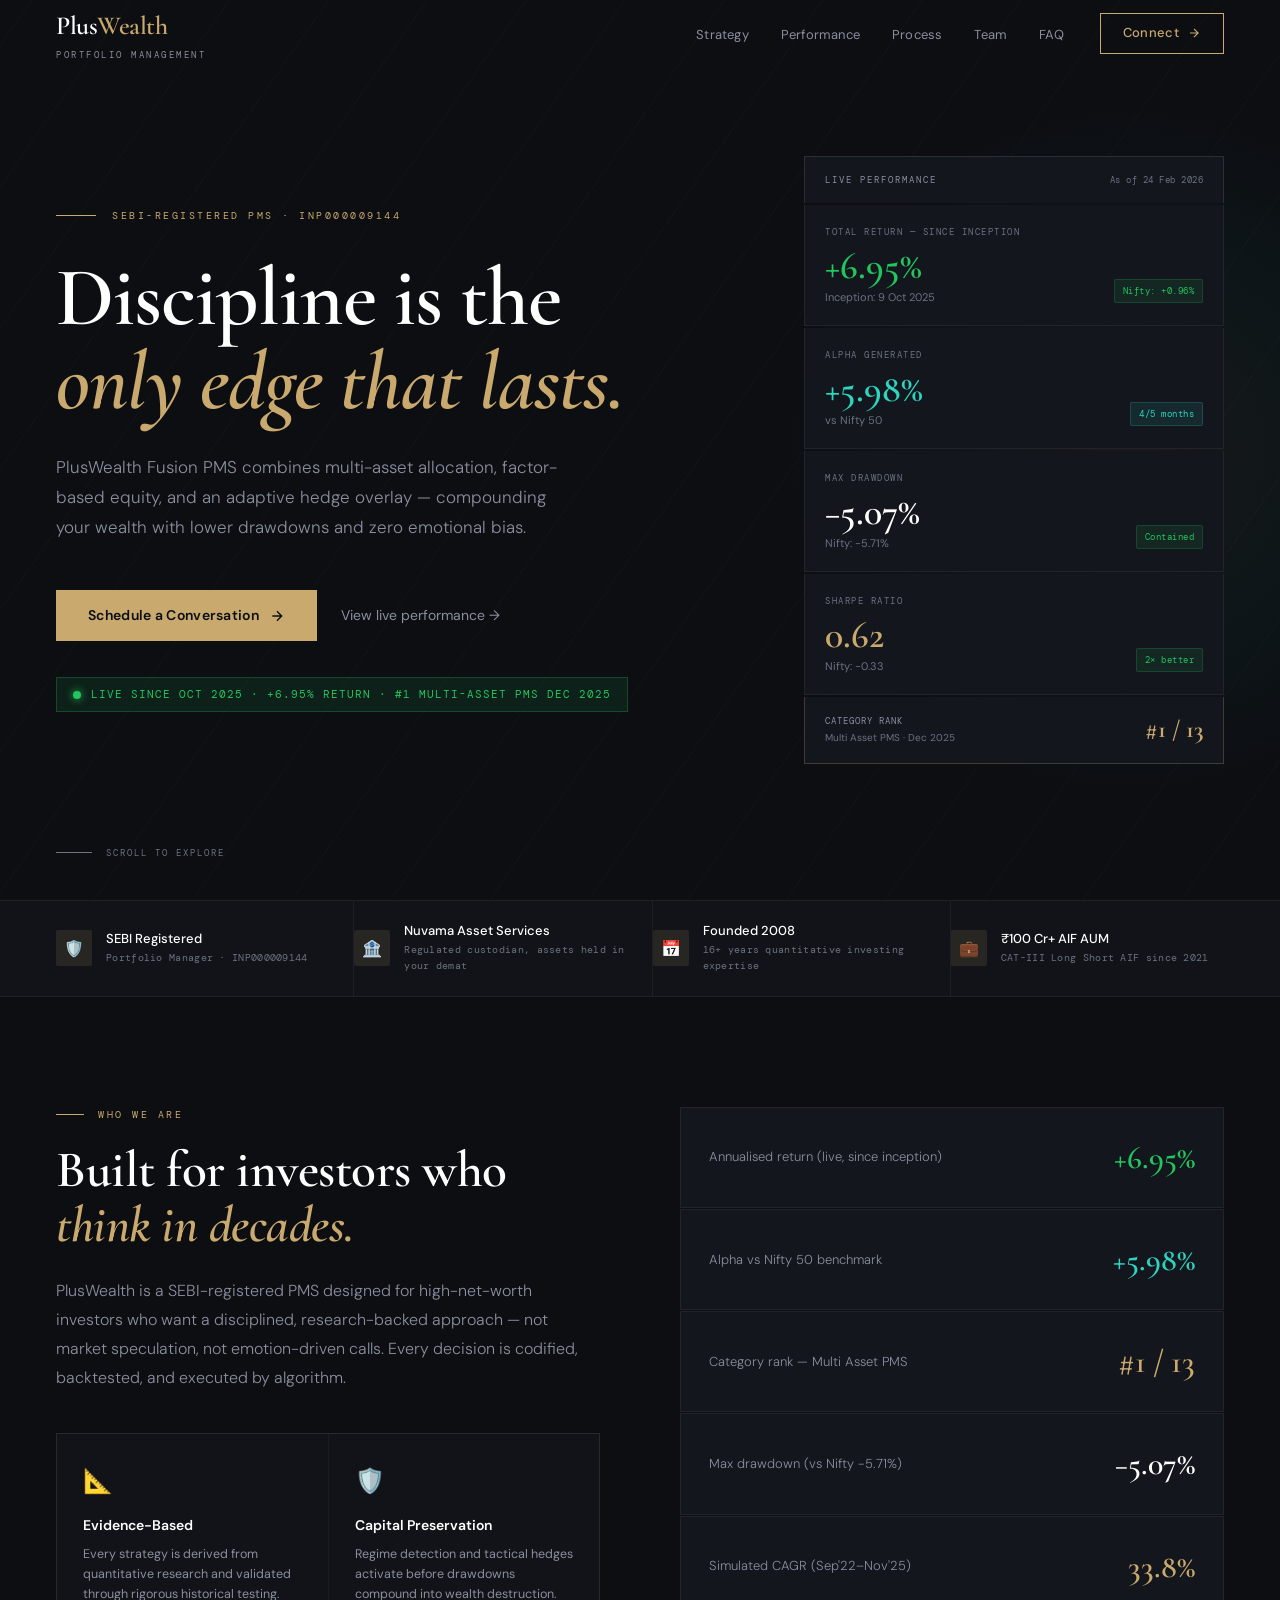
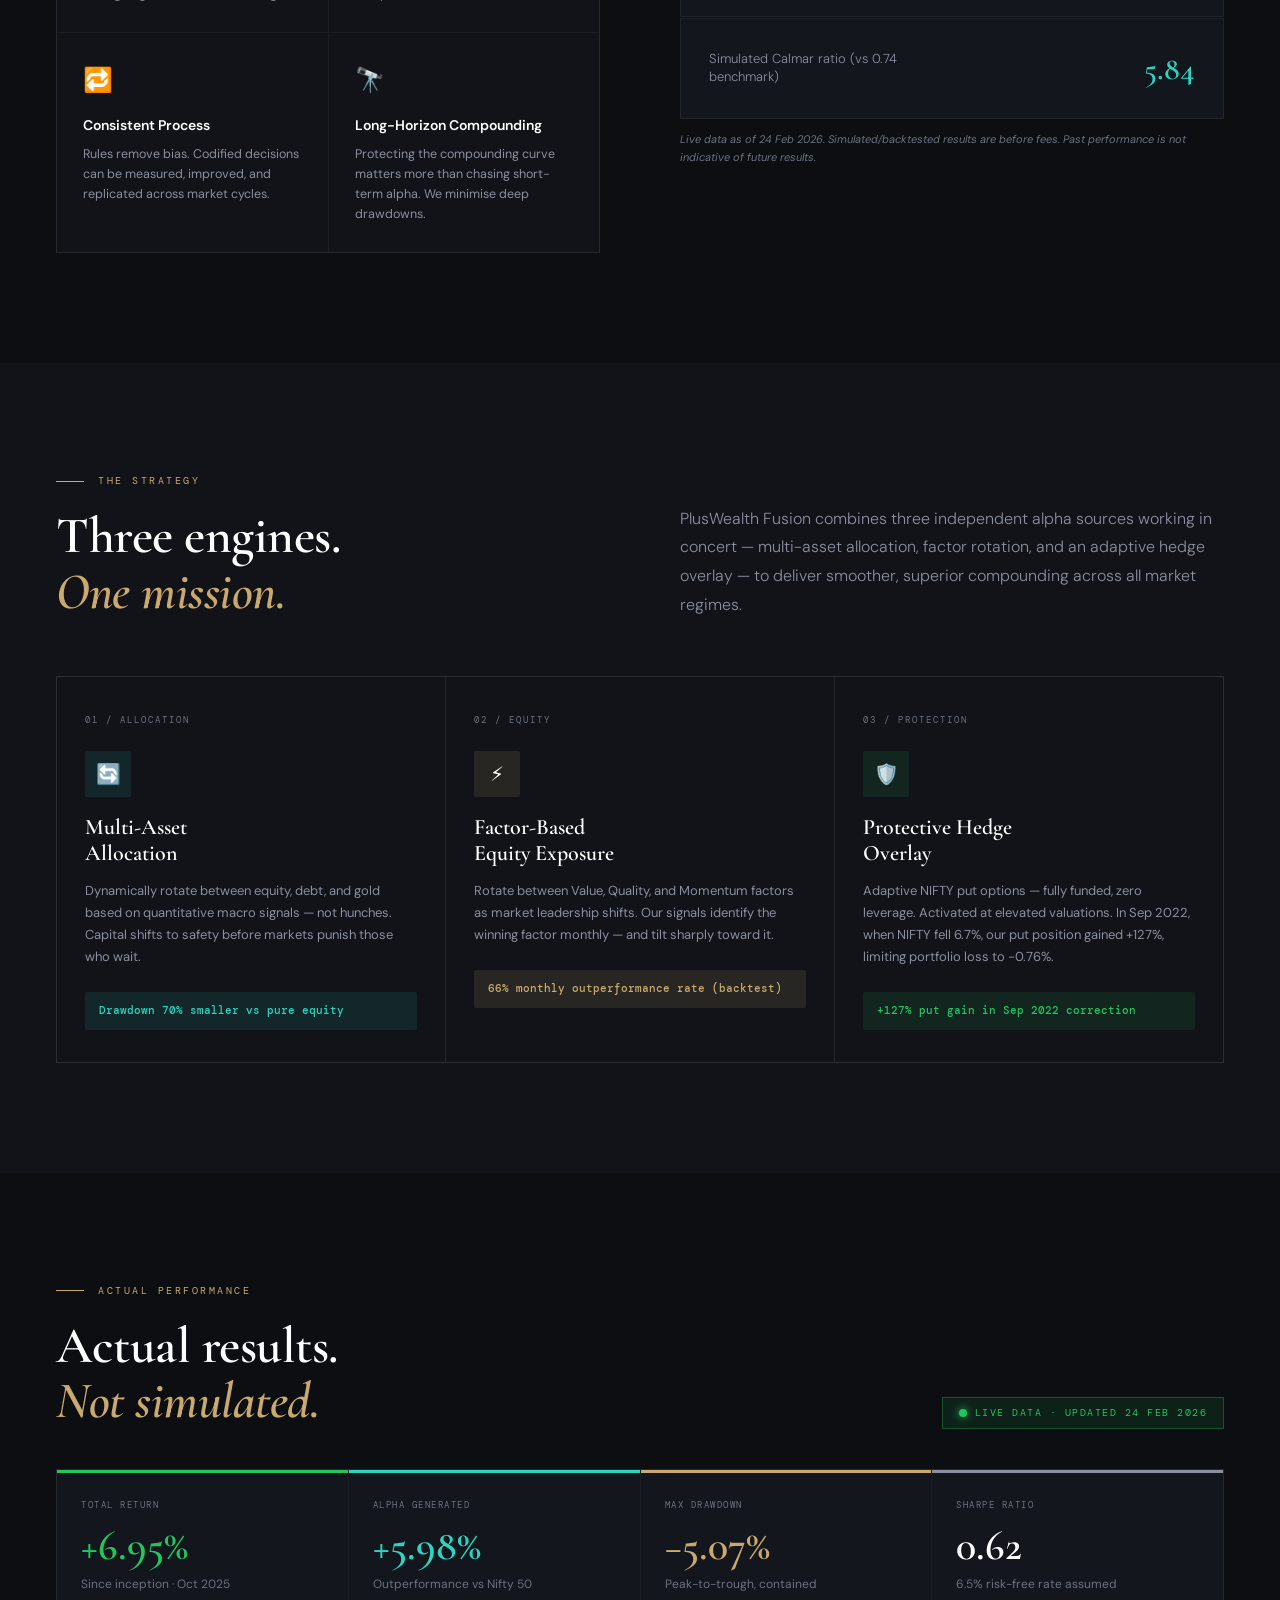
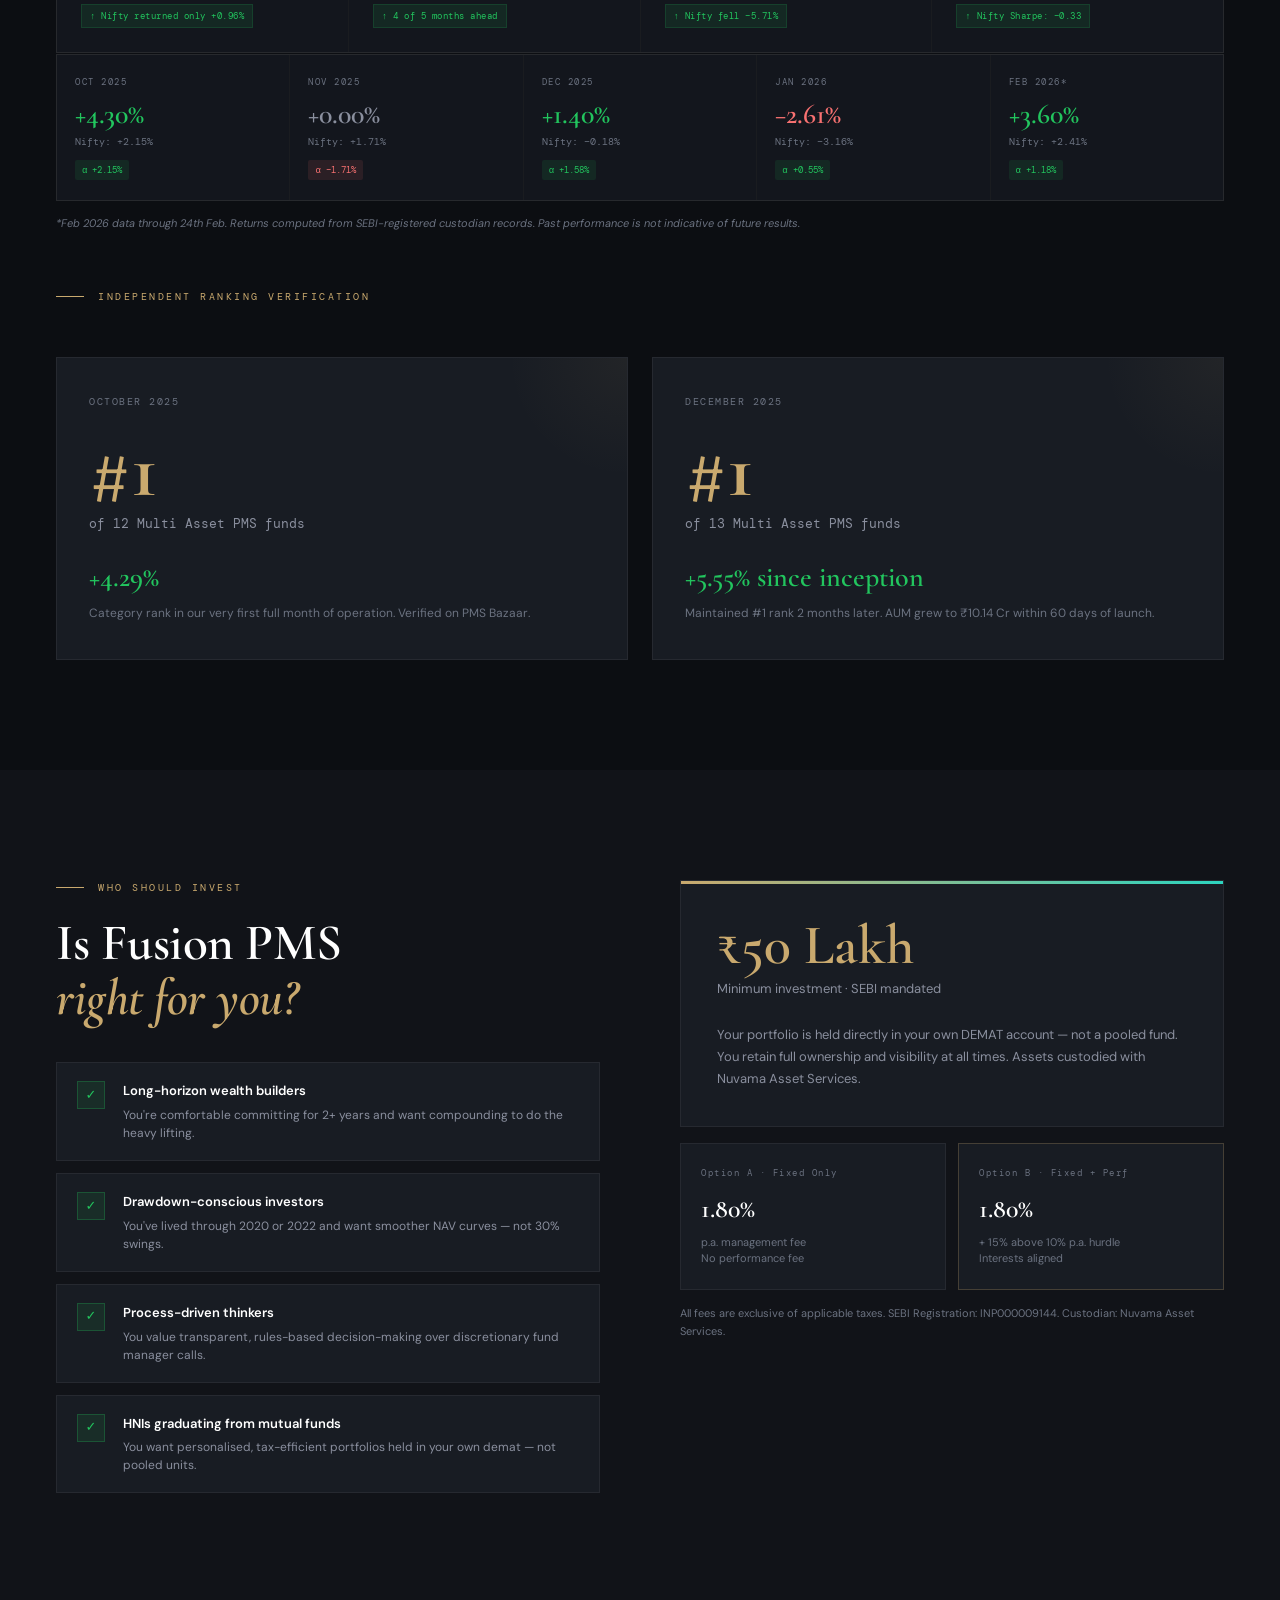
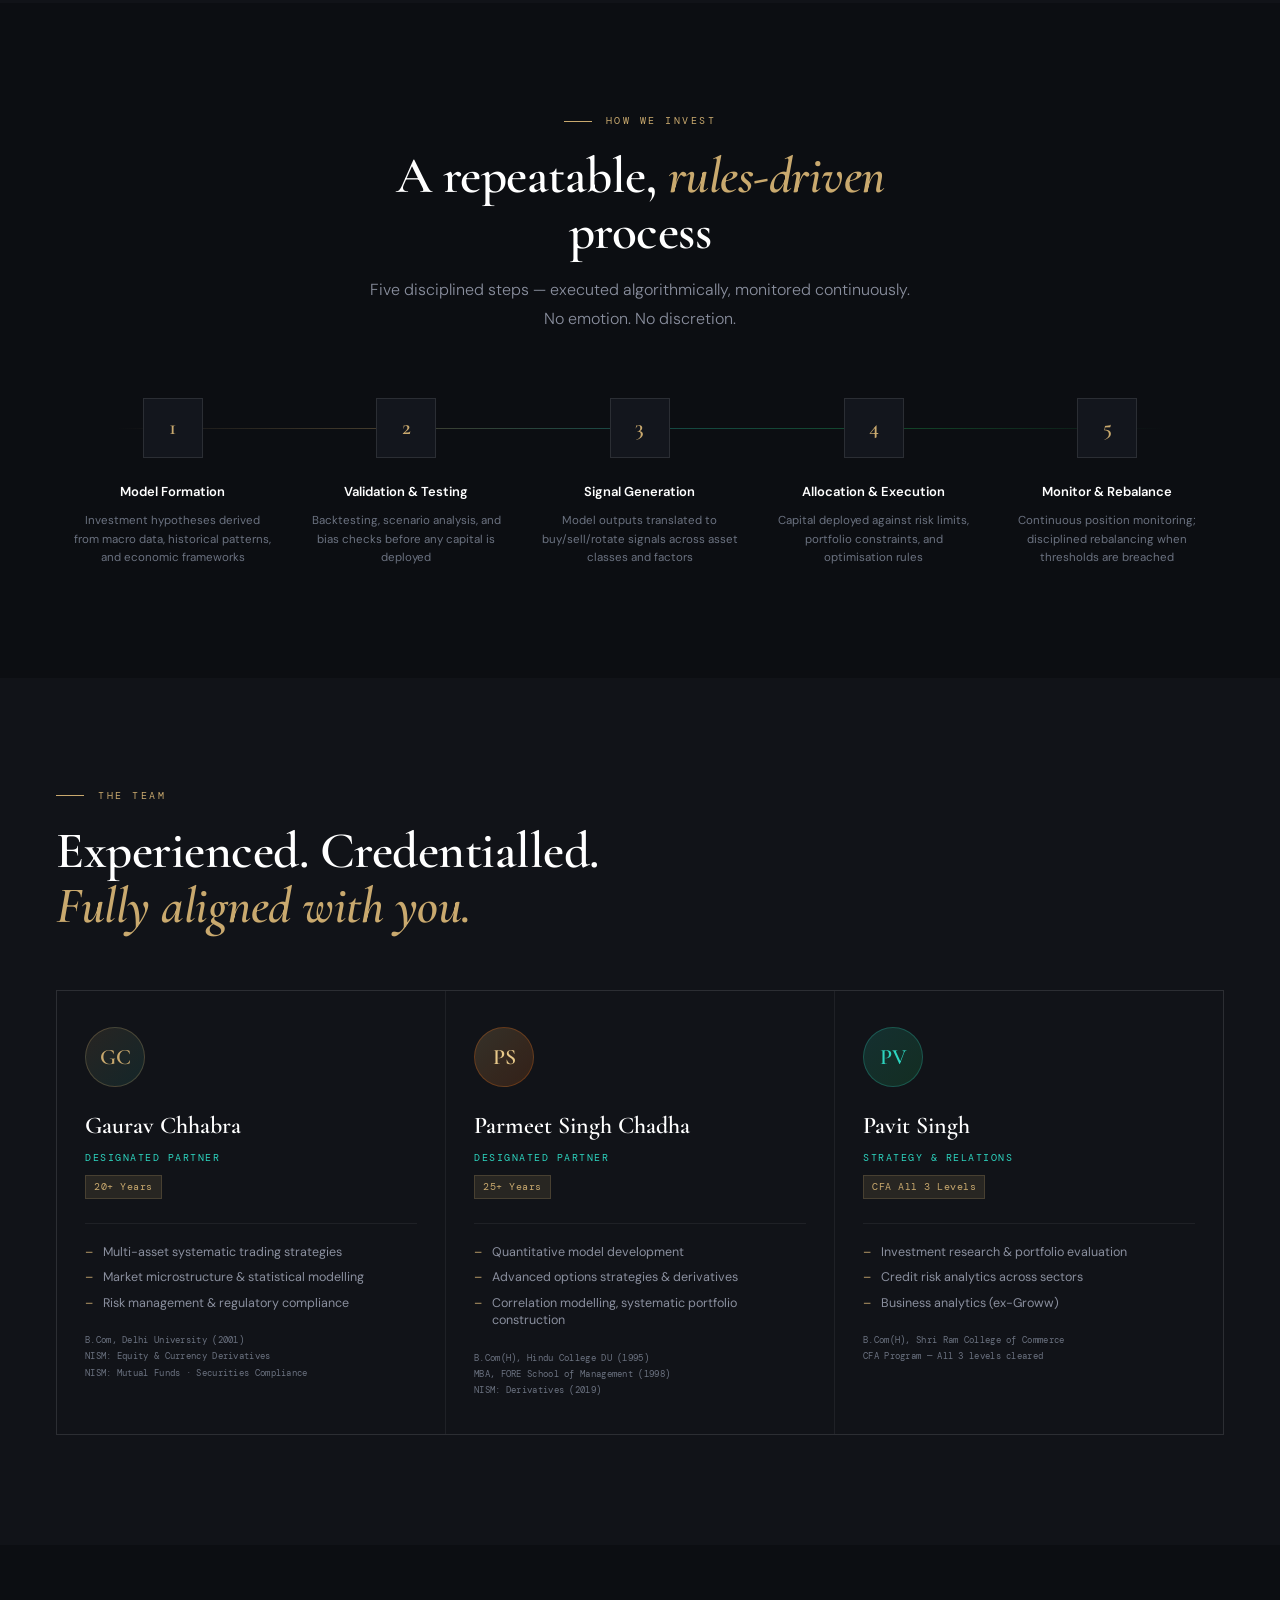
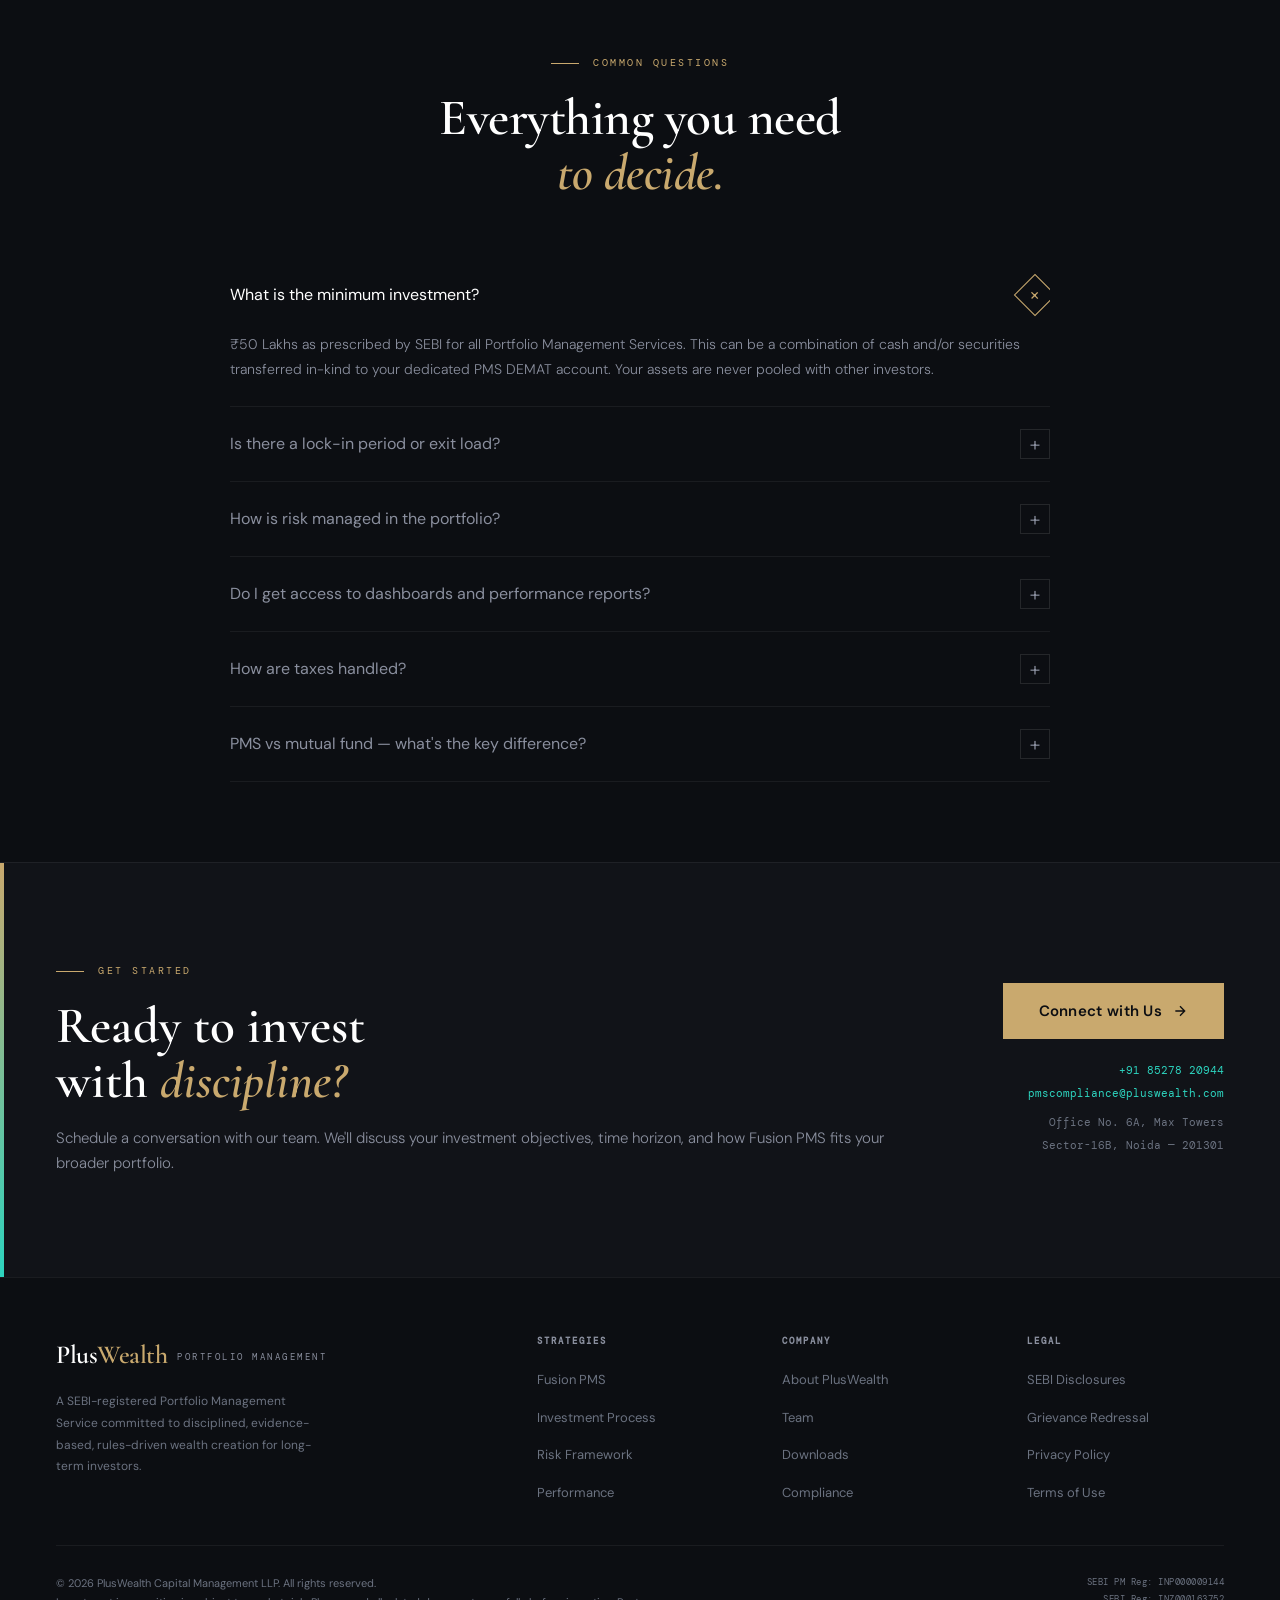
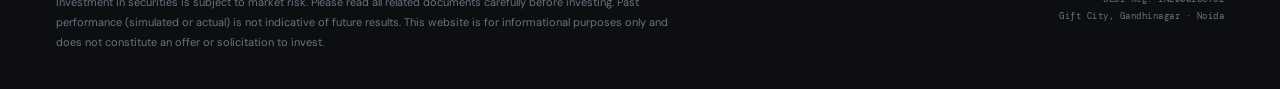
<file: backup/pm_old.html>
<!DOCTYPE html>
<html lang="en">
<head>
<meta charset="UTF-8">
<meta name="viewport" content="width=device-width, initial-scale=1.0">
<title>PlusWealth PMS — Disciplined Wealth, Data-Driven Results</title>
<link rel="preconnect" href="https://fonts.googleapis.com">
<link href="https://fonts.googleapis.com/css2?family=Cormorant+Garamond:ital,wght@0,400;0,600;0,700;1,400;1,600&family=DM+Sans:ital,opsz,wght@0,9..40,300;0,9..40,400;0,9..40,500;0,9..40,600;1,9..40,300&family=DM+Mono:wght@400;500&display=swap" rel="stylesheet">
<style>

/* ═══════════════════════════════════════════════════
   DESIGN DIRECTION: "Refined Institutional Dark"
   — Think Bloomberg Terminal meets private banking.
   — Deep charcoal/ink base with champagne gold accents.
   — Cormorant Garamond for headlines (editorial gravitas)
   — DM Sans for body (clean, readable, modern)
   — DM Mono for numbers/data (credible, precise)
   — Motion: Surgical. Purposeful. Never decorative.
   ═══════════════════════════════════════════════════ */

*, *::before, *::after { margin:0; padding:0; box-sizing:border-box; }

:root {
  --ink:       #0C0E12;
  --ink2:      #111318;
  --ink3:      #181C23;
  --panel:     #13161D;
  --border:    rgba(255,255,255,0.06);
  --border2:   rgba(255,255,255,0.1);
  --gold:      #C9A96E;
  --gold2:     #E8C98A;
  --gold-dim:  rgba(201,169,110,0.12);
  --teal:      #2DD4BF;
  --teal-dim:  rgba(45,212,191,0.1);
  --green:     #22C55E;
  --green-dim: rgba(34,197,94,0.1);
  --red:       #F87171;
  --white:     #FFFFFF;
  --cream:     #F5F0E8;
  --ash:       #8A8F9E;
  --slate:     #6B7280;
  --f-display: 'Cormorant Garamond', Georgia, serif;
  --f-body:    'DM Sans', system-ui, sans-serif;
  --f-mono:    'DM Mono', monospace;
}

html { scroll-behavior: smooth; font-size: 16px; }

body {
  background: var(--ink);
  color: var(--white);
  font-family: var(--f-body);
  line-height: 1.6;
  overflow-x: hidden;
  -webkit-font-smoothing: antialiased;
}

/* ── SCROLLBAR ─────────────────────────── */
::-webkit-scrollbar { width: 4px; }
::-webkit-scrollbar-track { background: var(--ink); }
::-webkit-scrollbar-thumb { background: var(--gold); border-radius: 2px; }

/* ── UTILITIES ─────────────────────────── */
.mono { font-family: var(--f-mono); }
.gold  { color: var(--gold); }
.teal  { color: var(--teal); }
.green { color: var(--green); }
.ash   { color: var(--ash); }

.tag {
  display: inline-flex; align-items: center; gap: 7px;
  font-family: var(--f-mono); font-size: 10px; letter-spacing: 1.8px;
  text-transform: uppercase; color: var(--gold);
  padding: 5px 12px;
  border: 1px solid rgba(201,169,110,0.3);
  border-radius: 2px;
}

/* ── REVEAL ANIMATIONS ─────────────────── */
.reveal {
  opacity: 0; transform: translateY(28px);
  transition: opacity 0.75s cubic-bezier(.16,1,.3,1), transform 0.75s cubic-bezier(.16,1,.3,1);
}
.reveal.in { opacity: 1; transform: none; }
.reveal.d1 { transition-delay: 0.08s; }
.reveal.d2 { transition-delay: 0.16s; }
.reveal.d3 { transition-delay: 0.24s; }
.reveal.d4 { transition-delay: 0.32s; }
.reveal.d5 { transition-delay: 0.40s; }

/* ══════════════════════════════════════════
   NAVIGATION
   ══════════════════════════════════════════ */
nav {
  position: fixed; top: 0; left: 0; right: 0; z-index: 900;
  height: 68px;
  display: flex; align-items: center; justify-content: space-between;
  padding: 0 56px;
  transition: background 0.4s, border-color 0.4s;
  border-bottom: 1px solid transparent;
}
nav.scrolled {
  background: rgba(12,14,18,0.92);
  backdrop-filter: blur(20px);
  -webkit-backdrop-filter: blur(20px);
  border-bottom-color: var(--border);
}

.logo {
  display: flex; align-items: center; gap: 10px;
  text-decoration: none;
}
.logo-mark {
  font-family: var(--f-display);
  font-size: 26px; font-weight: 600;
  color: var(--white); letter-spacing: -0.5px;
}
.logo-mark span { color: var(--gold); }
.logo-sub {
  font-family: var(--f-mono); font-size: 9px;
  letter-spacing: 2.5px; text-transform: uppercase;
  color: var(--ash); padding-top: 2px;
}

.nav-right { display: flex; align-items: center; gap: 36px; }

.nav-links {
  display: flex; align-items: center; gap: 32px; list-style: none;
}
.nav-links a {
  font-size: 13px; font-weight: 400; color: var(--ash);
  text-decoration: none; letter-spacing: 0.2px;
  transition: color 0.2s;
}
.nav-links a:hover { color: var(--white); }

.nav-btn {
  display: inline-flex; align-items: center; gap: 8px;
  padding: 9px 22px;
  border: 1px solid var(--gold);
  color: var(--gold);
  font-family: var(--f-body); font-size: 13px; font-weight: 500;
  text-decoration: none; letter-spacing: 0.3px;
  transition: background 0.2s, color 0.2s;
}
.nav-btn:hover { background: var(--gold); color: var(--ink); }

/* ══════════════════════════════════════════
   HERO
   ══════════════════════════════════════════ */
.hero {
  min-height: 100vh;
  display: grid;
  grid-template-columns: 1fr 420px;
  align-items: center;
  gap: 0;
  padding: 100px 56px 80px;
  position: relative;
  overflow: hidden;
}

/* Animated diagonal line grid */
.hero-bg {
  position: absolute; inset: 0;
  background:
    repeating-linear-gradient(
      -55deg,
      transparent,
      transparent 80px,
      rgba(201,169,110,0.025) 80px,
      rgba(201,169,110,0.025) 81px
    );
  pointer-events: none;
}

/* Gold glow orb */
.hero-orb {
  position: absolute;
  right: -200px; top: 50%; transform: translateY(-50%);
  width: 700px; height: 700px;
  background: radial-gradient(circle at center,
    rgba(201,169,110,0.07) 0%,
    rgba(45,212,191,0.04) 40%,
    transparent 70%);
  pointer-events: none;
  animation: orbPulse 8s ease-in-out infinite;
}
@keyframes orbPulse {
  0%,100% { transform: translateY(-50%) scale(1); opacity: 1; }
  50%      { transform: translateY(-50%) scale(1.08); opacity: 0.75; }
}

.hero-left { position: relative; z-index: 1; max-width: 700px; }

.hero-eyebrow {
  display: flex; align-items: center; gap: 16px;
  margin-bottom: 32px;
  animation: fadeUp 0.8s ease both;
}
.hero-eyebrow-line {
  width: 40px; height: 1px; background: var(--gold);
}
.hero-eyebrow-text {
  font-family: var(--f-mono); font-size: 10px;
  letter-spacing: 2.5px; text-transform: uppercase; color: var(--gold);
}

.hero-h1 {
  font-family: var(--f-display);
  font-size: clamp(52px, 6.5vw, 90px);
  font-weight: 600; line-height: 1.02;
  letter-spacing: -1px;
  margin-bottom: 28px;
  animation: fadeUp 0.8s 0.1s ease both;
}
.hero-h1 em {
  font-style: italic; color: var(--gold);
  display: block;
}

.hero-sub {
  font-size: 17px; font-weight: 300; color: var(--ash);
  line-height: 1.75; max-width: 520px; margin-bottom: 48px;
  animation: fadeUp 0.8s 0.18s ease both;
}

.hero-actions {
  display: flex; align-items: center; gap: 24px;
  flex-wrap: wrap;
  animation: fadeUp 0.8s 0.26s ease both;
}

.btn-gold {
  display: inline-flex; align-items: center; gap: 10px;
  padding: 14px 32px;
  background: var(--gold); color: var(--ink);
  font-family: var(--f-body); font-size: 14px; font-weight: 600;
  text-decoration: none; letter-spacing: 0.3px;
  transition: background 0.2s, transform 0.15s, box-shadow 0.2s;
}
.btn-gold:hover {
  background: var(--gold2);
  transform: translateY(-2px);
  box-shadow: 0 12px 40px rgba(201,169,110,0.3);
}
.btn-gold svg { transition: transform 0.2s; }
.btn-gold:hover svg { transform: translateX(4px); }

.btn-ghost {
  display: inline-flex; align-items: center; gap: 8px;
  font-size: 14px; font-weight: 400; color: var(--ash);
  text-decoration: none;
  transition: color 0.2s;
}
.btn-ghost:hover { color: var(--white); }

.hero-signal {
  display: inline-flex; align-items: center; gap: 10px;
  margin-top: 36px;
  padding: 8px 16px;
  border: 1px solid rgba(34,197,94,0.25);
  background: var(--green-dim);
  font-family: var(--f-mono); font-size: 11px; color: var(--green);
  letter-spacing: 1px;
  animation: fadeUp 0.8s 0.34s ease both;
  width: fit-content;
}
.signal-dot {
  width: 8px; height: 8px; border-radius: 50%;
  background: var(--green);
  box-shadow: 0 0 8px var(--green);
  animation: blink 2s ease-in-out infinite;
}
@keyframes blink {
  0%,100% { opacity: 1; } 50% { opacity: 0.4; }
}

/* Hero right — live stat panel */
.hero-panel {
  position: relative; z-index: 1;
  display: flex; flex-direction: column; gap: 2px;
  animation: fadeUp 0.8s 0.4s ease both;
}

.panel-header {
  padding: 16px 20px;
  background: var(--panel);
  border: 1px solid var(--border2);
  border-bottom: none;
  display: flex; align-items: center; justify-content: space-between;
}
.panel-header-title {
  font-family: var(--f-mono); font-size: 9px;
  letter-spacing: 2px; text-transform: uppercase; color: var(--ash);
}
.panel-header-date {
  font-family: var(--f-mono); font-size: 9px;
  color: var(--slate); letter-spacing: 0.5px;
}

.panel-kpi {
  background: var(--panel);
  border: 1px solid var(--border);
  border-top: none;
  padding: 20px 20px 18px;
  position: relative;
  transition: border-color 0.2s, background 0.2s;
  cursor: default;
}
.panel-kpi:first-of-type { border-top: 3px solid var(--gold); padding-top: 18px; }
.panel-kpi:hover { border-color: var(--border2); background: rgba(25,29,38,0.8); }

.panel-kpi-row {
  display: flex; align-items: flex-end;
  justify-content: space-between;
  gap: 8px;
}
.panel-kpi-label {
  font-family: var(--f-mono); font-size: 9px;
  letter-spacing: 1.5px; text-transform: uppercase;
  color: var(--slate); margin-bottom: 8px;
}
.panel-kpi-val {
  font-family: var(--f-display);
  font-size: 38px; font-weight: 600; line-height: 1;
}
.panel-kpi-val.gld { color: var(--gold); }
.panel-kpi-val.grn { color: var(--green); }
.panel-kpi-val.tel { color: var(--teal); }
.panel-kpi-val.wht { color: var(--white); }

.panel-kpi-badge {
  font-family: var(--f-mono); font-size: 9px;
  padding: 4px 8px; border-radius: 2px; letter-spacing: 0.5px;
  white-space: nowrap;
  align-self: flex-end; margin-bottom: 4px;
}
.panel-kpi-badge.up {
  background: var(--green-dim); color: var(--green);
  border: 1px solid rgba(34,197,94,0.2);
}
.panel-kpi-badge.nt {
  background: var(--teal-dim); color: var(--teal);
  border: 1px solid rgba(45,212,191,0.2);
}
.panel-kpi-sub {
  font-size: 11px; color: var(--slate); margin-top: 4px;
}

.panel-rank {
  background: var(--panel);
  border: 1px solid rgba(201,169,110,0.25);
  border-top: none;
  padding: 14px 20px;
  display: flex; align-items: center; justify-content: space-between;
}
.rank-label { font-family: var(--f-mono); font-size: 9px; color: var(--ash); letter-spacing: 1px; }
.rank-val {
  font-family: var(--f-display); font-size: 24px; font-weight: 700;
  color: var(--gold);
}
.rank-sub { font-size: 10px; color: var(--slate); margin-top: 2px; }

/* Scroll cue */
.hero-scroll {
  position: absolute; bottom: 40px; left: 56px;
  display: flex; align-items: center; gap: 14px;
  font-family: var(--f-mono); font-size: 9px;
  color: var(--slate); letter-spacing: 2px; text-transform: uppercase;
  animation: fadeUp 1.2s 0.6s ease both;
}
.scroll-bar {
  width: 36px; height: 1px; background: var(--slate);
  position: relative; overflow: hidden;
}
.scroll-bar::after {
  content: ''; position: absolute;
  top: 0; left: -100%; width: 100%; height: 100%;
  background: var(--gold);
  animation: sweep 2.2s ease-in-out infinite;
}
@keyframes sweep { 0% { left: -100%; } 100% { left: 100%; } }

@keyframes fadeUp {
  from { opacity: 0; transform: translateY(20px); }
  to   { opacity: 1; transform: none; }
}

/* ══════════════════════════════════════════
   TRUST STRIP
   ══════════════════════════════════════════ */
.trust-strip {
  background: var(--ink2);
  border-top: 1px solid var(--border);
  border-bottom: 1px solid var(--border);
  padding: 0 56px;
  display: flex; align-items: stretch;
}
.trust-item {
  flex: 1; display: flex; align-items: center; gap: 14px;
  padding: 22px 24px 22px 0;
  border-right: 1px solid var(--border);
}
.trust-item:last-child { border-right: none; padding-right: 0; }
.trust-item:first-child { padding-left: 0; }
.trust-icon {
  width: 36px; height: 36px; flex-shrink: 0;
  display: flex; align-items: center; justify-content: center;
  background: var(--gold-dim); border-radius: 2px;
  font-size: 16px;
}
.trust-text-main {
  font-size: 13px; font-weight: 500; color: var(--white);
  line-height: 1.3;
}
.trust-text-sub {
  font-family: var(--f-mono); font-size: 10px;
  color: var(--slate); margin-top: 2px; letter-spacing: 0.3px;
}

/* ══════════════════════════════════════════
   SECTION SHARED
   ══════════════════════════════════════════ */
.section-wrap { padding: 110px 56px; }
.section-wrap.alt { background: var(--ink2); }
.inner { max-width: 1200px; margin: 0 auto; }

.s-eyebrow {
  font-family: var(--f-mono); font-size: 10px;
  letter-spacing: 2.5px; text-transform: uppercase;
  color: var(--gold); margin-bottom: 20px;
  display: flex; align-items: center; gap: 14px;
}
.s-eyebrow::before {
  content: ''; width: 28px; height: 1px; background: var(--gold);
}

.s-title {
  font-family: var(--f-display);
  font-size: clamp(36px, 4vw, 58px);
  font-weight: 600; line-height: 1.08;
  letter-spacing: -0.5px;
}
.s-title em { font-style: italic; color: var(--gold); }
.s-body {
  font-size: 16px; font-weight: 300;
  color: var(--ash); line-height: 1.8; max-width: 560px;
}

/* ══════════════════════════════════════════
   WHO WE ARE
   ══════════════════════════════════════════ */
.who-grid {
  display: grid; grid-template-columns: 1fr 1fr;
  gap: 80px; align-items: start;
  margin-top: 0;
}
.who-left {}
.who-left .s-body { margin-top: 24px; }

.who-pillars {
  display: grid; grid-template-columns: 1fr 1fr;
  gap: 1px;
  background: var(--border);
  border: 1px solid var(--border);
  margin-top: 40px;
}
.pillar {
  background: var(--ink2);
  padding: 28px 26px;
  transition: background 0.2s;
}
.pillar:hover { background: var(--panel); }
.pillar-icon { font-size: 24px; margin-bottom: 14px; display: block; }
.pillar-title {
  font-size: 14px; font-weight: 600; color: var(--white);
  margin-bottom: 8px;
}
.pillar-body { font-size: 12.5px; color: var(--ash); line-height: 1.6; }

.who-right {}

/* Stats stacked */
.stat-stack { display: flex; flex-direction: column; gap: 1px; }
.stat-row {
  background: var(--panel);
  border: 1px solid var(--border);
  padding: 24px 28px;
  display: flex; align-items: center;
  justify-content: space-between;
  gap: 16px;
  transition: border-color 0.2s;
}
.stat-row:hover { border-color: var(--border2); }
.stat-row-label {
  font-size: 13px; color: var(--ash); font-weight: 300;
  max-width: 240px; line-height: 1.4;
}
.stat-row-val {
  font-family: var(--f-display);
  font-size: 32px; font-weight: 600;
  white-space: nowrap; text-align: right;
}
.stat-row-val.g { color: var(--green); }
.stat-row-val.gold { color: var(--gold); }
.stat-row-val.t { color: var(--teal); }
.stat-row-val.w { color: var(--white); }

/* ══════════════════════════════════════════
   STRATEGY — 3 ENGINES
   ══════════════════════════════════════════ */
.strategy-intro {
  display: grid; grid-template-columns: 1fr 1fr;
  gap: 80px; align-items: end;
  margin-bottom: 56px;
}

.strategy-cards {
  display: grid; grid-template-columns: repeat(3, 1fr);
  gap: 1px; background: var(--border);
  border: 1px solid var(--border);
}
.s-card {
  background: var(--ink2);
  padding: 36px 28px 32px;
  position: relative; overflow: hidden;
  transition: background 0.3s;
  cursor: default;
}
.s-card::before {
  content: ''; position: absolute;
  top: 0; left: 0; right: 0; height: 3px;
  transform: scaleX(0); transform-origin: left;
  transition: transform 0.35s cubic-bezier(.16,1,.3,1);
}
.s-card:hover { background: var(--panel); }
.s-card:hover::before { transform: scaleX(1); }
.s-card.c1::before { background: var(--teal); }
.s-card.c2::before { background: var(--gold); }
.s-card.c3::before { background: var(--green); }

.s-card-num {
  font-family: var(--f-mono); font-size: 9px;
  letter-spacing: 2px; color: var(--slate);
  margin-bottom: 24px;
}
.s-card-icon {
  width: 46px; height: 46px;
  display: flex; align-items: center; justify-content: center;
  font-size: 20px;
  margin-bottom: 18px;
  border-radius: 2px;
}
.s-card-icon.t { background: var(--teal-dim); }
.s-card-icon.g { background: var(--gold-dim); }
.s-card-icon.gr { background: var(--green-dim); }

.s-card h3 {
  font-family: var(--f-display);
  font-size: 22px; font-weight: 600;
  line-height: 1.15; margin-bottom: 14px; color: var(--white);
}
.s-card p {
  font-size: 13px; color: var(--ash);
  line-height: 1.7; margin-bottom: 24px;
}
.s-card-proof {
  padding: 10px 14px;
  font-family: var(--f-mono); font-size: 11px; font-weight: 500;
  border-radius: 2px;
}
.s-card-proof.t { background: var(--teal-dim); color: var(--teal); }
.s-card-proof.g { background: var(--gold-dim); color: var(--gold); }
.s-card-proof.gr { background: var(--green-dim); color: var(--green); }

/* ══════════════════════════════════════════
   LIVE PERFORMANCE
   ══════════════════════════════════════════ */
.perf-header {
  display: flex; align-items: flex-end;
  justify-content: space-between; gap: 24px;
  margin-bottom: 40px; flex-wrap: wrap;
}
.actual-badge {
  display: inline-flex; align-items: center; gap: 8px;
  padding: 7px 16px;
  border: 1px solid rgba(34,197,94,0.3);
  background: var(--green-dim);
  font-family: var(--f-mono); font-size: 10px;
  color: var(--green); letter-spacing: 1.5px;
}

.perf-kpi-row {
  display: grid; grid-template-columns: repeat(4, 1fr);
  gap: 1px; background: var(--border);
  border: 1px solid var(--border);
  margin-bottom: 1px;
}
.kpi-tile {
  background: var(--panel);
  padding: 28px 24px 24px;
  position: relative; overflow: hidden;
  transition: background 0.2s;
}
.kpi-tile:hover { background: var(--ink3); }
.kpi-tile-bar {
  position: absolute; top: 0; left: 0; right: 0; height: 3px;
}
.kpi-tile-lbl {
  font-family: var(--f-mono); font-size: 9px;
  letter-spacing: 1.5px; text-transform: uppercase;
  color: var(--slate); margin-bottom: 12px;
}
.kpi-tile-val {
  font-family: var(--f-display); font-size: 42px;
  font-weight: 600; line-height: 1; margin-bottom: 8px;
}
.kpi-tile-val.g { color: var(--green); }
.kpi-tile-val.t { color: var(--teal); }
.kpi-tile-val.go { color: var(--gold); }
.kpi-tile-val.w { color: var(--white); }
.kpi-tile-sub { font-size: 12px; color: var(--slate); }
.kpi-vs {
  display: inline-flex; align-items: center; gap: 5px;
  margin-top: 10px; padding: 4px 8px;
  font-family: var(--f-mono); font-size: 9px;
  background: var(--green-dim); color: var(--green);
  border: 1px solid rgba(34,197,94,0.15);
  letter-spacing: 0.5px;
}

/* Monthly grid */
.monthly-grid {
  display: grid; grid-template-columns: repeat(5,1fr);
  gap: 1px; background: var(--border);
  border: 1px solid var(--border);
  margin-top: 1px;
}
.m-cell {
  background: var(--panel);
  padding: 20px 18px;
  transition: background 0.2s;
}
.m-cell:hover { background: var(--ink3); }
.m-cell-mo {
  font-family: var(--f-mono); font-size: 9px;
  color: var(--slate); letter-spacing: 1.5px;
  text-transform: uppercase; margin-bottom: 10px;
}
.m-cell-ret {
  font-family: var(--f-display); font-size: 28px;
  font-weight: 600; line-height: 1; margin-bottom: 6px;
}
.m-cell-ret.pos { color: var(--green); }
.m-cell-ret.neg { color: var(--red); }
.m-cell-ret.flat { color: var(--ash); }
.m-cell-bench {
  font-family: var(--f-mono); font-size: 10px;
  color: var(--slate); margin-bottom: 5px;
}
.m-cell-alpha {
  display: inline-block;
  font-family: var(--f-mono); font-size: 9px;
  padding: 3px 7px;
  border-radius: 2px;
}
.m-cell-alpha.pos { background: var(--green-dim); color: var(--green); }
.m-cell-alpha.neg { background: rgba(248,113,113,0.1); color: var(--red); }

.perf-note {
  font-size: 11px; color: var(--slate);
  margin-top: 14px; font-style: italic; line-height: 1.6;
}

/* ══════════════════════════════════════════
   RANKING PROOF
   ══════════════════════════════════════════ */
.rank-grid {
  display: grid; grid-template-columns: 1fr 1fr;
  gap: 24px; margin-top: 52px;
}
.rank-card {
  background: var(--ink3);
  border: 1px solid var(--border);
  padding: 36px 32px;
  position: relative; overflow: hidden;
  transition: border-color 0.25s;
}
.rank-card:hover { border-color: rgba(201,169,110,0.3); }
.rank-card::after {
  content: '';
  position: absolute; top: 0; right: 0;
  width: 120px; height: 120px;
  background: radial-gradient(circle at top right,
    rgba(201,169,110,0.06), transparent 70%);
  pointer-events: none;
}
.rank-card-month {
  font-family: var(--f-mono); font-size: 10px;
  color: var(--slate); letter-spacing: 1.5px;
  text-transform: uppercase; margin-bottom: 20px;
}
.rank-card-num {
  font-family: var(--f-display); font-size: 80px;
  font-weight: 700; line-height: 1;
  color: var(--gold); margin-bottom: 4px;
}
.rank-card-of {
  font-family: var(--f-mono); font-size: 13px;
  color: var(--ash); margin-bottom: 20px;
}
.rank-card-ret {
  font-family: var(--f-display); font-size: 28px;
  font-weight: 600; color: var(--green);
  margin-bottom: 4px;
}
.rank-card-context { font-size: 12px; color: var(--slate); }

/* ══════════════════════════════════════════
   SUITABILITY
   ══════════════════════════════════════════ */
.suit-grid {
  display: grid; grid-template-columns: 1fr 1fr;
  gap: 80px; align-items: start;
}

.suit-checks { margin-top: 36px; display: flex; flex-direction: column; gap: 12px; }
.suit-row {
  display: flex; align-items: flex-start; gap: 18px;
  padding: 18px 20px;
  background: var(--ink3);
  border: 1px solid var(--border);
  transition: border-color 0.2s, background 0.2s;
}
.suit-row:hover {
  border-color: var(--border2);
  background: var(--panel);
}
.suit-check {
  width: 28px; height: 28px; flex-shrink: 0;
  background: var(--green-dim);
  border: 1px solid rgba(34,197,94,0.25);
  display: flex; align-items: center; justify-content: center;
  font-size: 13px; color: var(--green);
}
.suit-text h5 { font-size: 13px; font-weight: 600; color: var(--white); margin-bottom: 4px; }
.suit-text p  { font-size: 12px; color: var(--ash); line-height: 1.5; }

/* Invest card */
.invest-card {
  background: var(--ink3);
  border: 1px solid var(--border);
  padding: 36px; position: relative; overflow: hidden;
  margin-bottom: 16px;
}
.invest-card::before {
  content: ''; position: absolute;
  top: 0; left: 0; right: 0; height: 3px;
  background: linear-gradient(90deg, var(--gold), var(--teal));
}
.invest-amount {
  font-family: var(--f-display); font-size: 56px;
  font-weight: 600; color: var(--gold); line-height: 1;
  margin-bottom: 6px;
}
.invest-amount-sub { font-size: 13px; color: var(--ash); margin-bottom: 24px; }
.invest-detail {
  font-size: 13px; color: var(--ash); line-height: 1.7;
}

.fee-grid { display: grid; grid-template-columns: 1fr 1fr; gap: 12px; }
.fee-tile {
  background: var(--ink3);
  border: 1px solid var(--border);
  padding: 22px 20px;
  transition: border-color 0.2s;
}
.fee-tile:hover { border-color: rgba(201,169,110,0.25); }
.fee-tile-lbl {
  font-family: var(--f-mono); font-size: 9px;
  color: var(--slate); letter-spacing: 1.5px; margin-bottom: 8px;
}
.fee-tile-val {
  font-family: var(--f-display); font-size: 26px;
  font-weight: 600; color: var(--white); margin-bottom: 4px;
}
.fee-tile-sub { font-size: 11px; color: var(--slate); line-height: 1.5; }

/* ══════════════════════════════════════════
   PROCESS
   ══════════════════════════════════════════ */
.process-track {
  display: grid; grid-template-columns: repeat(5,1fr);
  gap: 0; margin-top: 64px;
  position: relative;
}
.process-track::before {
  content: ''; position: absolute;
  top: 30px; left: 60px; right: 60px; height: 1px;
  background: linear-gradient(90deg,
    transparent, var(--gold), var(--teal), var(--green), transparent);
  opacity: 0.3;
}
.p-step {
  display: flex; flex-direction: column; align-items: center;
  text-align: center; padding: 0 16px;
}
.p-circle {
  width: 60px; height: 60px;
  background: var(--panel);
  border: 1px solid var(--border2);
  display: flex; align-items: center; justify-content: center;
  font-family: var(--f-display); font-size: 22px;
  font-weight: 600; color: var(--gold);
  margin-bottom: 24px; position: relative; z-index: 1;
  transition: background 0.25s, border-color 0.25s, transform 0.25s;
}
.p-step:hover .p-circle {
  background: var(--gold-dim);
  border-color: rgba(201,169,110,0.4);
  transform: scale(1.08);
}
.p-step h4 { font-size: 13px; font-weight: 600; color: var(--white); margin-bottom: 10px; }
.p-step p  { font-size: 11.5px; color: var(--slate); line-height: 1.6; }

/* ══════════════════════════════════════════
   TEAM
   ══════════════════════════════════════════ */
.team-grid {
  display: grid; grid-template-columns: repeat(3,1fr);
  gap: 1px; background: var(--border);
  border: 1px solid var(--border);
  margin-top: 56px;
}
.t-card {
  background: var(--ink2);
  padding: 36px 28px;
  transition: background 0.25s;
}
.t-card:hover { background: var(--panel); }

.t-avatar {
  width: 60px; height: 60px;
  border-radius: 50%;
  background: linear-gradient(135deg, var(--gold-dim), var(--teal-dim));
  border: 1px solid rgba(201,169,110,0.25);
  display: flex; align-items: center; justify-content: center;
  font-family: var(--f-display); font-size: 22px;
  font-weight: 600; color: var(--gold);
  margin-bottom: 20px;
}
.t-name {
  font-family: var(--f-display); font-size: 24px;
  font-weight: 600; color: var(--white); margin-bottom: 4px;
}
.t-role {
  font-family: var(--f-mono); font-size: 10px;
  color: var(--teal); letter-spacing: 1.5px;
  text-transform: uppercase; margin-bottom: 6px;
}
.t-exp {
  display: inline-flex;
  font-family: var(--f-mono); font-size: 10px;
  color: var(--gold); padding: 3px 8px;
  background: var(--gold-dim);
  border: 1px solid rgba(201,169,110,0.2);
  letter-spacing: 0.5px; margin-bottom: 24px;
}
.t-divider {
  height: 1px; background: var(--border); margin-bottom: 20px;
}
.t-skills { list-style: none; display: flex; flex-direction: column; gap: 8px; margin-bottom: 20px; }
.t-skills li {
  display: flex; align-items: flex-start; gap: 10px;
  font-size: 12.5px; color: var(--ash); line-height: 1.4;
}
.t-skills li::before {
  content: '–'; color: var(--gold); flex-shrink: 0;
}
.t-creds {
  font-family: var(--f-mono); font-size: 9px;
  color: var(--slate); line-height: 1.8; letter-spacing: 0.3px;
}

/* ══════════════════════════════════════════
   FAQ
   ══════════════════════════════════════════ */
.faq-wrap { max-width: 820px; margin: 56px auto 0; }
.faq-item {
  border-bottom: 1px solid var(--border);
  overflow: hidden;
}
.faq-q {
  display: flex; align-items: center; justify-content: space-between;
  padding: 22px 0; cursor: pointer; gap: 20px;
  font-size: 16px; font-weight: 400;
  color: var(--ash); transition: color 0.2s;
  user-select: none;
}
.faq-q:hover { color: var(--white); }
.faq-item.open .faq-q { color: var(--white); }
.faq-toggle {
  width: 30px; height: 30px; flex-shrink: 0;
  border: 1px solid var(--border2);
  display: flex; align-items: center; justify-content: center;
  font-size: 20px; color: var(--ash); font-weight: 300;
  transition: transform 0.35s, border-color 0.2s, color 0.2s;
  line-height: 1;
}
.faq-item.open .faq-toggle {
  transform: rotate(45deg);
  border-color: var(--gold); color: var(--gold);
}
.faq-a {
  max-height: 0; overflow: hidden;
  transition: max-height 0.4s cubic-bezier(.16,1,.3,1);
}
.faq-item.open .faq-a { max-height: 300px; }
.faq-a p {
  font-size: 14px; font-weight: 300; color: var(--ash);
  line-height: 1.8; padding-bottom: 24px;
}

/* ══════════════════════════════════════════
   CTA BAND
   ══════════════════════════════════════════ */
.cta-band {
  padding: 100px 56px;
  background: var(--ink2);
  border-top: 1px solid var(--border);
  position: relative; overflow: hidden;
}
.cta-band::before {
  content: '';
  position: absolute; left: 0; top: 0; bottom: 0; width: 4px;
  background: linear-gradient(180deg, var(--gold), var(--teal));
}
.cta-band-inner {
  max-width: 1200px; margin: 0 auto;
  display: grid; grid-template-columns: 1fr auto;
  gap: 64px; align-items: center;
}
.cta-band-title {
  font-family: var(--f-display); font-size: clamp(36px,4vw,56px);
  font-weight: 600; line-height: 1.08;
  margin-bottom: 16px;
}
.cta-band-sub { font-size: 15px; color: var(--ash); font-weight: 300; line-height: 1.7; }
.cta-band-right {
  display: flex; flex-direction: column;
  align-items: flex-end; gap: 20px; min-width: 260px;
}
.cta-contact {
  font-family: var(--f-mono); font-size: 11px;
  color: var(--slate); text-align: right; line-height: 2.1;
}
.cta-contact a { color: var(--teal); text-decoration: none; }
.cta-contact a:hover { color: var(--white); }

/* ══════════════════════════════════════════
   FOOTER
   ══════════════════════════════════════════ */
footer {
  background: var(--ink);
  border-top: 1px solid var(--border);
  padding: 56px 56px 36px;
}
.footer-inner {
  max-width: 1200px; margin: 0 auto;
  display: grid; grid-template-columns: 2.2fr 1fr 1fr 1fr;
  gap: 48px; padding-bottom: 40px;
  border-bottom: 1px solid var(--border);
}
.footer-brand p {
  font-size: 12px; color: var(--slate);
  line-height: 1.8; max-width: 260px; margin-top: 16px;
}
.footer-col h5 {
  font-family: var(--f-mono); font-size: 9px;
  letter-spacing: 2px; text-transform: uppercase;
  color: var(--ash); margin-bottom: 18px;
}
.footer-col ul { list-style: none; display: flex; flex-direction: column; gap: 12px; }
.footer-col a {
  font-size: 13px; color: var(--slate);
  text-decoration: none; transition: color 0.2s;
}
.footer-col a:hover { color: var(--gold); }
.footer-bottom {
  max-width: 1200px; margin: 28px auto 0;
  display: flex; align-items: flex-start;
  justify-content: space-between; gap: 24px; flex-wrap: wrap;
}
.footer-legal {
  font-size: 11px; color: var(--slate); line-height: 1.8;
  max-width: 640px;
}
.footer-sebi {
  font-family: var(--f-mono); font-size: 9px;
  color: var(--slate); letter-spacing: 0.5px;
  text-align: right; line-height: 1.9; white-space: nowrap;
}

/* ══════════════════════════════════════════
   RESPONSIVE
   ══════════════════════════════════════════ */
@media (max-width: 1080px) {
  nav { padding: 0 28px; }
  .hero { grid-template-columns: 1fr; padding: 100px 28px 60px; }
  .hero-panel { display: none; }
  .section-wrap { padding: 80px 28px; }
  .trust-strip { flex-wrap: wrap; padding: 0 28px; }
  .trust-item { flex: 0 0 calc(50% - 14px); border-right: none; padding: 18px 0; border-bottom: 1px solid var(--border); }
  .who-grid, .strategy-intro, .suit-grid { grid-template-columns: 1fr; gap: 48px; }
  .strategy-cards { grid-template-columns: 1fr; }
  .perf-kpi-row { grid-template-columns: 1fr 1fr; }
  .monthly-grid { grid-template-columns: 1fr 1fr; }
  .rank-grid, .fee-grid { grid-template-columns: 1fr; }
  .process-track { grid-template-columns: 1fr 1fr; }
  .process-track::before { display: none; }
  .team-grid { grid-template-columns: 1fr; }
  .cta-band-inner { grid-template-columns: 1fr; }
  .cta-band-right { align-items: flex-start; }
  .footer-inner { grid-template-columns: 1fr 1fr; }
  .footer-bottom { flex-direction: column; }
  .footer-sebi { white-space: normal; text-align: left; }
}
</style>
</head>
<body>

<!-- ═══════════════════════════════════════════
     NAVIGATION
═══════════════════════════════════════════ -->
<nav id="nav">
  <a href="#" class="logo">
    <div>
      <div class="logo-mark">Plus<span>Wealth</span></div>
      <div class="logo-sub">Portfolio Management</div>
    </div>
  </a>
  <div class="nav-right">
    <ul class="nav-links">
      <li><a href="#strategy">Strategy</a></li>
      <li><a href="#performance">Performance</a></li>
      <li><a href="#process">Process</a></li>
      <li><a href="#team">Team</a></li>
      <li><a href="#faq">FAQ</a></li>
    </ul>
    <a href="#contact" class="nav-btn">
      Connect
      <svg width="14" height="14" viewBox="0 0 24 24" fill="none" stroke="currentColor" stroke-width="2"><path d="M5 12h14M12 5l7 7-7 7"/></svg>
    </a>
  </div>
</nav>

<!-- ═══════════════════════════════════════════
     HERO
═══════════════════════════════════════════ -->
<section class="hero" id="home">
  <div class="hero-bg"></div>
  <div class="hero-orb"></div>

  <div class="hero-left">
    <div class="hero-eyebrow">
      <div class="hero-eyebrow-line"></div>
      <div class="hero-eyebrow-text">SEBI-Registered PMS · INP000009144</div>
    </div>

    <h1 class="hero-h1">
      Discipline is the<br>
      <em>only edge that lasts.</em>
    </h1>

    <p class="hero-sub">
      PlusWealth Fusion PMS combines multi-asset allocation, factor-based equity, and an adaptive hedge overlay — compounding your wealth with lower drawdowns and zero emotional bias.
    </p>

    <div class="hero-actions">
      <a href="#contact" class="btn-gold">
        Schedule a Conversation
        <svg width="16" height="16" viewBox="0 0 24 24" fill="none" stroke="currentColor" stroke-width="2"><path d="M5 12h14M12 5l7 7-7 7"/></svg>
      </a>
      <a href="#performance" class="btn-ghost">
        View live performance →
      </a>
    </div>

    <div class="hero-signal">
      <div class="signal-dot"></div>
      LIVE SINCE OCT 2025 · +6.95% RETURN · #1 MULTI-ASSET PMS DEC 2025
    </div>
  </div>

  <!-- Live Stats Panel -->
  <div class="hero-panel">
    <div class="panel-header">
      <div class="panel-header-title">Live Performance</div>
      <div class="panel-header-date">As of 24 Feb 2026</div>
    </div>

    <div class="panel-kpi">
      <div class="panel-kpi-label">Total Return — Since Inception</div>
      <div class="panel-kpi-row">
        <div>
          <div class="panel-kpi-val grn">+6.95%</div>
          <div class="panel-kpi-sub">Inception: 9 Oct 2025</div>
        </div>
        <div class="panel-kpi-badge up">Nifty: +0.96%</div>
      </div>
    </div>

    <div class="panel-kpi">
      <div class="panel-kpi-label">Alpha Generated</div>
      <div class="panel-kpi-row">
        <div>
          <div class="panel-kpi-val tel">+5.98%</div>
          <div class="panel-kpi-sub">vs Nifty 50</div>
        </div>
        <div class="panel-kpi-badge nt">4/5 months</div>
      </div>
    </div>

    <div class="panel-kpi">
      <div class="panel-kpi-label">Max Drawdown</div>
      <div class="panel-kpi-row">
        <div>
          <div class="panel-kpi-val wht">−5.07%</div>
          <div class="panel-kpi-sub">Nifty: −5.71%</div>
        </div>
        <div class="panel-kpi-badge up">Contained</div>
      </div>
    </div>

    <div class="panel-kpi">
      <div class="panel-kpi-label">Sharpe Ratio</div>
      <div class="panel-kpi-row">
        <div>
          <div class="panel-kpi-val gld">0.62</div>
          <div class="panel-kpi-sub">Nifty: −0.33</div>
        </div>
        <div class="panel-kpi-badge up">2× better</div>
      </div>
    </div>

    <div class="panel-rank">
      <div>
        <div class="rank-label">CATEGORY RANK</div>
        <div class="rank-sub">Multi Asset PMS · Dec 2025</div>
      </div>
      <div style="text-align:right;">
        <div class="rank-val">#1 / 13</div>
      </div>
    </div>
  </div>

  <div class="hero-scroll">
    <div class="scroll-bar"></div>
    Scroll to explore
  </div>
</section>

<!-- ═══════════════════════════════════════════
     TRUST STRIP
═══════════════════════════════════════════ -->
<div class="trust-strip">
  <div class="trust-item">
    <div class="trust-icon">🛡️</div>
    <div>
      <div class="trust-text-main">SEBI Registered</div>
      <div class="trust-text-sub">Portfolio Manager · INP000009144</div>
    </div>
  </div>
  <div class="trust-item">
    <div class="trust-icon">🏦</div>
    <div>
      <div class="trust-text-main">Nuvama Asset Services</div>
      <div class="trust-text-sub">Regulated custodian, assets held in your demat</div>
    </div>
  </div>
  <div class="trust-item">
    <div class="trust-icon">📅</div>
    <div>
      <div class="trust-text-main">Founded 2008</div>
      <div class="trust-text-sub">16+ years quantitative investing expertise</div>
    </div>
  </div>
  <div class="trust-item">
    <div class="trust-icon">💼</div>
    <div>
      <div class="trust-text-main">₹100 Cr+ AIF AUM</div>
      <div class="trust-text-sub">CAT-III Long Short AIF since 2021</div>
    </div>
  </div>
</div>

<!-- ═══════════════════════════════════════════
     WHO WE ARE
═══════════════════════════════════════════ -->
<div class="section-wrap" id="about">
  <div class="inner">
    <div class="who-grid">
      <div>
        <div class="s-eyebrow reveal">Who We Are</div>
        <h2 class="s-title reveal d1">Built for investors who<br><em>think in decades.</em></h2>
        <p class="s-body reveal d2" style="margin-top:24px;">
          PlusWealth is a SEBI-registered PMS designed for high-net-worth investors who want a disciplined, research-backed approach — not market speculation, not emotion-driven calls. Every decision is codified, backtested, and executed by algorithm.
        </p>

        <div class="who-pillars reveal d3">
          <div class="pillar">
            <span class="pillar-icon">📐</span>
            <div class="pillar-title">Evidence-Based</div>
            <div class="pillar-body">Every strategy is derived from quantitative research and validated through rigorous historical testing.</div>
          </div>
          <div class="pillar">
            <span class="pillar-icon">🛡️</span>
            <div class="pillar-title">Capital Preservation</div>
            <div class="pillar-body">Regime detection and tactical hedges activate before drawdowns compound into wealth destruction.</div>
          </div>
          <div class="pillar">
            <span class="pillar-icon">🔁</span>
            <div class="pillar-title">Consistent Process</div>
            <div class="pillar-body">Rules remove bias. Codified decisions can be measured, improved, and replicated across market cycles.</div>
          </div>
          <div class="pillar">
            <span class="pillar-icon">🔭</span>
            <div class="pillar-title">Long-Horizon Compounding</div>
            <div class="pillar-body">Protecting the compounding curve matters more than chasing short-term alpha. We minimise deep drawdowns.</div>
          </div>
        </div>
      </div>

      <div>
        <div class="stat-stack reveal d2">
          <div class="stat-row">
            <div class="stat-row-label">Annualised return (live, since inception)</div>
            <div class="stat-row-val g">+6.95%</div>
          </div>
          <div class="stat-row">
            <div class="stat-row-label">Alpha vs Nifty 50 benchmark</div>
            <div class="stat-row-val t">+5.98%</div>
          </div>
          <div class="stat-row">
            <div class="stat-row-label">Category rank — Multi Asset PMS</div>
            <div class="stat-row-val gold">#1 / 13</div>
          </div>
          <div class="stat-row">
            <div class="stat-row-label">Max drawdown (vs Nifty −5.71%)</div>
            <div class="stat-row-val w">−5.07%</div>
          </div>
          <div class="stat-row">
            <div class="stat-row-label">Simulated CAGR (Sep'22–Nov'25)</div>
            <div class="stat-row-val gold">33.8%</div>
          </div>
          <div class="stat-row">
            <div class="stat-row-label">Simulated Calmar ratio (vs 0.74 benchmark)</div>
            <div class="stat-row-val t">5.84</div>
          </div>
        </div>
        <div style="font-size:11px;color:var(--slate);margin-top:12px;font-style:italic;line-height:1.6;">
          Live data as of 24 Feb 2026. Simulated/backtested results are before fees. Past performance is not indicative of future results.
        </div>
      </div>
    </div>
  </div>
</div>

<!-- ═══════════════════════════════════════════
     STRATEGY — 3 ENGINES
═══════════════════════════════════════════ -->
<div class="section-wrap alt" id="strategy">
  <div class="inner">
    <div class="strategy-intro">
      <div>
        <div class="s-eyebrow reveal">The Strategy</div>
        <h2 class="s-title reveal d1">Three engines.<br><em>One mission.</em></h2>
      </div>
      <div class="s-body reveal d2" style="margin: 0;">
        PlusWealth Fusion combines three independent alpha sources working in concert — multi-asset allocation, factor rotation, and an adaptive hedge overlay — to deliver smoother, superior compounding across all market regimes.
      </div>
    </div>

    <div class="strategy-cards reveal d1">
      <div class="s-card c1">
        <div class="s-card-num">01 / ALLOCATION</div>
        <div class="s-card-icon t">🔄</div>
        <h3>Multi-Asset<br>Allocation</h3>
        <p>Dynamically rotate between equity, debt, and gold based on quantitative macro signals — not hunches. Capital shifts to safety before markets punish those who wait.</p>
        <div class="s-card-proof t">Drawdown 70% smaller vs pure equity</div>
      </div>
      <div class="s-card c2">
        <div class="s-card-num">02 / EQUITY</div>
        <div class="s-card-icon g">⚡</div>
        <h3>Factor-Based<br>Equity Exposure</h3>
        <p>Rotate between Value, Quality, and Momentum factors as market leadership shifts. Our signals identify the winning factor monthly — and tilt sharply toward it.</p>
        <div class="s-card-proof g">66% monthly outperformance rate (backtest)</div>
      </div>
      <div class="s-card c3">
        <div class="s-card-num">03 / PROTECTION</div>
        <div class="s-card-icon gr">🛡️</div>
        <h3>Protective Hedge<br>Overlay</h3>
        <p>Adaptive NIFTY put options — fully funded, zero leverage. Activated at elevated valuations. In Sep 2022, when NIFTY fell 6.7%, our put position gained +127%, limiting portfolio loss to −0.76%.</p>
        <div class="s-card-proof gr">+127% put gain in Sep 2022 correction</div>
      </div>
    </div>
  </div>
</div>

<!-- ═══════════════════════════════════════════
     LIVE PERFORMANCE
═══════════════════════════════════════════ -->
<div class="section-wrap" id="performance">
  <div class="inner">
    <div class="perf-header">
      <div>
        <div class="s-eyebrow reveal">Actual Performance</div>
        <h2 class="s-title reveal d1">Actual results.<br><em>Not simulated.</em></h2>
      </div>
      <div class="actual-badge reveal d2">
        <div class="signal-dot"></div>
        LIVE DATA · UPDATED 24 FEB 2026
      </div>
    </div>

    <div class="perf-kpi-row reveal d1">
      <div class="kpi-tile">
        <div class="kpi-tile-bar" style="background:var(--green)"></div>
        <div class="kpi-tile-lbl">Total Return</div>
        <div class="kpi-tile-val g">+6.95%</div>
        <div class="kpi-tile-sub">Since inception · Oct 2025</div>
        <div class="kpi-vs">↑ Nifty returned only +0.96%</div>
      </div>
      <div class="kpi-tile">
        <div class="kpi-tile-bar" style="background:var(--teal)"></div>
        <div class="kpi-tile-lbl">Alpha Generated</div>
        <div class="kpi-tile-val t">+5.98%</div>
        <div class="kpi-tile-sub">Outperformance vs Nifty 50</div>
        <div class="kpi-vs">↑ 4 of 5 months ahead</div>
      </div>
      <div class="kpi-tile">
        <div class="kpi-tile-bar" style="background:var(--gold)"></div>
        <div class="kpi-tile-lbl">Max Drawdown</div>
        <div class="kpi-tile-val go">−5.07%</div>
        <div class="kpi-tile-sub">Peak-to-trough, contained</div>
        <div class="kpi-vs">↑ Nifty fell −5.71%</div>
      </div>
      <div class="kpi-tile">
        <div class="kpi-tile-bar" style="background:var(--ash)"></div>
        <div class="kpi-tile-lbl">Sharpe Ratio</div>
        <div class="kpi-tile-val w">0.62</div>
        <div class="kpi-tile-sub">6.5% risk-free rate assumed</div>
        <div class="kpi-vs">↑ Nifty Sharpe: −0.33</div>
      </div>
    </div>

    <div class="monthly-grid reveal d2">
      <div class="m-cell">
        <div class="m-cell-mo">Oct 2025</div>
        <div class="m-cell-ret pos">+4.30%</div>
        <div class="m-cell-bench">Nifty: +2.15%</div>
        <div class="m-cell-alpha pos">α +2.15%</div>
      </div>
      <div class="m-cell">
        <div class="m-cell-mo">Nov 2025</div>
        <div class="m-cell-ret flat">+0.00%</div>
        <div class="m-cell-bench">Nifty: +1.71%</div>
        <div class="m-cell-alpha neg">α −1.71%</div>
      </div>
      <div class="m-cell">
        <div class="m-cell-mo">Dec 2025</div>
        <div class="m-cell-ret pos">+1.40%</div>
        <div class="m-cell-bench">Nifty: −0.18%</div>
        <div class="m-cell-alpha pos">α +1.58%</div>
      </div>
      <div class="m-cell">
        <div class="m-cell-mo">Jan 2026</div>
        <div class="m-cell-ret neg">−2.61%</div>
        <div class="m-cell-bench">Nifty: −3.16%</div>
        <div class="m-cell-alpha pos">α +0.55%</div>
      </div>
      <div class="m-cell">
        <div class="m-cell-mo">Feb 2026*</div>
        <div class="m-cell-ret pos">+3.60%</div>
        <div class="m-cell-bench">Nifty: +2.41%</div>
        <div class="m-cell-alpha pos">α +1.18%</div>
      </div>
    </div>
    <div class="perf-note reveal d3">
      *Feb 2026 data through 24th Feb. Returns computed from SEBI-registered custodian records. Past performance is not indicative of future results.
    </div>

    <!-- Category rankings -->
    <div style="margin-top:56px;">
      <div class="s-eyebrow reveal" style="margin-bottom:0;">Independent Ranking Verification</div>
      <div class="rank-grid">
        <div class="rank-card reveal d1">
          <div class="rank-card-month">October 2025</div>
          <div class="rank-card-num">#1</div>
          <div class="rank-card-of">of 12 Multi Asset PMS funds</div>
          <div class="rank-card-ret">+4.29%</div>
          <div class="rank-card-context">Category rank in our very first full month of operation. Verified on PMS Bazaar.</div>
        </div>
        <div class="rank-card reveal d2">
          <div class="rank-card-month">December 2025</div>
          <div class="rank-card-num">#1</div>
          <div class="rank-card-of">of 13 Multi Asset PMS funds</div>
          <div class="rank-card-ret">+5.55% since inception</div>
          <div class="rank-card-context">Maintained #1 rank 2 months later. AUM grew to ₹10.14 Cr within 60 days of launch.</div>
        </div>
      </div>
    </div>
  </div>
</div>

<!-- ═══════════════════════════════════════════
     SUITABILITY + INVEST
═══════════════════════════════════════════ -->
<div class="section-wrap alt" id="invest">
  <div class="inner">
    <div class="suit-grid">
      <div>
        <div class="s-eyebrow reveal">Who Should Invest</div>
        <h2 class="s-title reveal d1">Is Fusion PMS<br><em>right for you?</em></h2>
        <div class="suit-checks">
          <div class="suit-row reveal d1">
            <div class="suit-check">✓</div>
            <div class="suit-text">
              <h5>Long-horizon wealth builders</h5>
              <p>You're comfortable committing for 2+ years and want compounding to do the heavy lifting.</p>
            </div>
          </div>
          <div class="suit-row reveal d2">
            <div class="suit-check">✓</div>
            <div class="suit-text">
              <h5>Drawdown-conscious investors</h5>
              <p>You've lived through 2020 or 2022 and want smoother NAV curves — not 30% swings.</p>
            </div>
          </div>
          <div class="suit-row reveal d3">
            <div class="suit-check">✓</div>
            <div class="suit-text">
              <h5>Process-driven thinkers</h5>
              <p>You value transparent, rules-based decision-making over discretionary fund manager calls.</p>
            </div>
          </div>
          <div class="suit-row reveal d4">
            <div class="suit-check">✓</div>
            <div class="suit-text">
              <h5>HNIs graduating from mutual funds</h5>
              <p>You want personalised, tax-efficient portfolios held in your own demat — not pooled units.</p>
            </div>
          </div>
        </div>
      </div>

      <div class="reveal d2">
        <div class="invest-card">
          <div class="invest-amount">₹50 Lakh</div>
          <div class="invest-amount-sub">Minimum investment · SEBI mandated</div>
          <div class="invest-detail">
            Your portfolio is held directly in your own DEMAT account — not a pooled fund. You retain full ownership and visibility at all times. Assets custodied with Nuvama Asset Services.
          </div>
        </div>

        <div class="fee-grid" style="margin-bottom:14px;">
          <div class="fee-tile">
            <div class="fee-tile-lbl">Option A · Fixed Only</div>
            <div class="fee-tile-val">1.80%</div>
            <div class="fee-tile-sub">p.a. management fee<br>No performance fee</div>
          </div>
          <div class="fee-tile" style="border-color:rgba(201,169,110,0.25);">
            <div class="fee-tile-lbl">Option B · Fixed + Perf</div>
            <div class="fee-tile-val">1.80%</div>
            <div class="fee-tile-sub">+ 15% above 10% p.a. hurdle<br>Interests aligned</div>
          </div>
        </div>
        <div style="font-size:11px;color:var(--slate);line-height:1.7;">
          All fees are exclusive of applicable taxes. SEBI Registration: INP000009144. Custodian: Nuvama Asset Services.
        </div>
      </div>
    </div>
  </div>
</div>

<!-- ═══════════════════════════════════════════
     INVESTMENT PROCESS
═══════════════════════════════════════════ -->
<div class="section-wrap" id="process">
  <div class="inner">
    <div style="text-align:center; max-width:640px; margin: 0 auto 0;">
      <div class="s-eyebrow reveal" style="justify-content:center;">How We Invest</div>
      <h2 class="s-title reveal d1">A repeatable, <em>rules-driven</em> process</h2>
      <p class="s-body reveal d2" style="margin: 16px auto 0; text-align:center;">
        Five disciplined steps — executed algorithmically, monitored continuously. No emotion. No discretion.
      </p>
    </div>
    <div class="process-track">
      <div class="p-step reveal d1">
        <div class="p-circle">1</div>
        <h4>Model Formation</h4>
        <p>Investment hypotheses derived from macro data, historical patterns, and economic frameworks</p>
      </div>
      <div class="p-step reveal d2">
        <div class="p-circle">2</div>
        <h4>Validation & Testing</h4>
        <p>Backtesting, scenario analysis, and bias checks before any capital is deployed</p>
      </div>
      <div class="p-step reveal d3">
        <div class="p-circle">3</div>
        <h4>Signal Generation</h4>
        <p>Model outputs translated to buy/sell/rotate signals across asset classes and factors</p>
      </div>
      <div class="p-step reveal d4">
        <div class="p-circle">4</div>
        <h4>Allocation & Execution</h4>
        <p>Capital deployed against risk limits, portfolio constraints, and optimisation rules</p>
      </div>
      <div class="p-step reveal d5">
        <div class="p-circle">5</div>
        <h4>Monitor & Rebalance</h4>
        <p>Continuous position monitoring; disciplined rebalancing when thresholds are breached</p>
      </div>
    </div>
  </div>
</div>

<!-- ═══════════════════════════════════════════
     TEAM
═══════════════════════════════════════════ -->
<div class="section-wrap alt" id="team">
  <div class="inner">
    <div class="s-eyebrow reveal">The Team</div>
    <h2 class="s-title reveal d1">Experienced. Credentialled.<br><em>Fully aligned with you.</em></h2>
    <div class="team-grid">
      <div class="t-card reveal d1">
        <div class="t-avatar">GC</div>
        <div class="t-name">Gaurav Chhabra</div>
        <div class="t-role">Designated Partner</div>
        <div class="t-exp">20+ Years</div>
        <div class="t-divider"></div>
        <ul class="t-skills">
          <li>Multi-asset systematic trading strategies</li>
          <li>Market microstructure & statistical modelling</li>
          <li>Risk management & regulatory compliance</li>
        </ul>
        <div class="t-creds">
          B.Com, Delhi University (2001)<br>
          NISM: Equity & Currency Derivatives<br>
          NISM: Mutual Funds · Securities Compliance
        </div>
      </div>

      <div class="t-card reveal d2">
        <div class="t-avatar" style="background:linear-gradient(135deg,rgba(201,169,110,0.2),rgba(249,115,22,0.15));border-color:rgba(249,115,22,0.25);color:var(--gold2);">PS</div>
        <div class="t-name">Parmeet Singh Chadha</div>
        <div class="t-role">Designated Partner</div>
        <div class="t-exp">25+ Years</div>
        <div class="t-divider"></div>
        <ul class="t-skills">
          <li>Quantitative model development</li>
          <li>Advanced options strategies & derivatives</li>
          <li>Correlation modelling, systematic portfolio construction</li>
        </ul>
        <div class="t-creds">
          B.Com(H), Hindu College DU (1995)<br>
          MBA, FORE School of Management (1998)<br>
          NISM: Derivatives (2019)
        </div>
      </div>

      <div class="t-card reveal d3">
        <div class="t-avatar" style="background:linear-gradient(135deg,rgba(45,212,191,0.15),rgba(34,197,94,0.15));border-color:rgba(45,212,191,0.25);color:var(--teal);">PV</div>
        <div class="t-name">Pavit Singh</div>
        <div class="t-role">Strategy & Relations</div>
        <div class="t-exp">CFA All 3 Levels</div>
        <div class="t-divider"></div>
        <ul class="t-skills">
          <li>Investment research & portfolio evaluation</li>
          <li>Credit risk analytics across sectors</li>
          <li>Business analytics (ex-Groww)</li>
        </ul>
        <div class="t-creds">
          B.Com(H), Shri Ram College of Commerce<br>
          CFA Program — All 3 levels cleared
        </div>
      </div>
    </div>
  </div>
</div>

<!-- ═══════════════════════════════════════════
     FAQ
═══════════════════════════════════════════ -->
<div class="section-wrap" id="faq" style="padding-bottom: 80px;">
  <div class="inner" style="text-align:center; max-width:640px; margin:0 auto 0;">
    <div class="s-eyebrow reveal" style="justify-content:center;">Common Questions</div>
    <h2 class="s-title reveal d1">Everything you need<br><em>to decide.</em></h2>
  </div>
  <div class="faq-wrap reveal d2">
    <div class="faq-item open">
      <div class="faq-q" onclick="toggleFaq(this)">
        What is the minimum investment?
        <span class="faq-toggle">+</span>
      </div>
      <div class="faq-a"><p>₹50 Lakhs as prescribed by SEBI for all Portfolio Management Services. This can be a combination of cash and/or securities transferred in-kind to your dedicated PMS DEMAT account. Your assets are never pooled with other investors.</p></div>
    </div>
    <div class="faq-item">
      <div class="faq-q" onclick="toggleFaq(this)">
        Is there a lock-in period or exit load?
        <span class="faq-toggle">+</span>
      </div>
      <div class="faq-a"><p>Lock-in periods and exit loads are defined in your PMS agreement. Short-term redemptions may incur an exit fee. We strongly recommend a minimum 2-year horizon to allow the strategy's compounding effect to meaningfully express itself.</p></div>
    </div>
    <div class="faq-item">
      <div class="faq-q" onclick="toggleFaq(this)">
        How is risk managed in the portfolio?
        <span class="faq-toggle">+</span>
      </div>
      <div class="faq-a"><p>Risk is managed through continuous monitoring against predefined limits, stress-testing scenarios, market regime identification (bull/bear/volatile), and tactical hedges (NIFTY put options) that activate when valuation or volatility thresholds are breached. No leverage is ever used.</p></div>
    </div>
    <div class="faq-item">
      <div class="faq-q" onclick="toggleFaq(this)">
        Do I get access to dashboards and performance reports?
        <span class="faq-toggle">+</span>
      </div>
      <div class="faq-a"><p>Yes — clients receive periodic reports and live dashboards showing holdings, performance attribution, and risk metrics via our custodian Nuvama Asset Services. Full transparency is a core commitment of the service.</p></div>
    </div>
    <div class="faq-item">
      <div class="faq-q" onclick="toggleFaq(this)">
        How are taxes handled?
        <span class="faq-toggle">+</span>
      </div>
      <div class="faq-a"><p>Since you directly own the securities in your DEMAT account, tax treatment can be optimised through timing of realisations. Consolidated tax reports are provided annually. We recommend consulting a tax advisor for your specific situation.</p></div>
    </div>
    <div class="faq-item">
      <div class="faq-q" onclick="toggleFaq(this)">
        PMS vs mutual fund — what's the key difference?
        <span class="faq-toggle">+</span>
      </div>
      <div class="faq-a"><p>In PMS, you directly own specific securities in your own DEMAT account — unlike mutual funds where you hold units of a pooled vehicle. PMS offers greater customisation, full transparency, and better tax control. The trade-off is a higher minimum (₹50L) and greater concentration. PMS suits HNIs seeking tailored, actively managed portfolios with full visibility.</p></div>
    </div>
  </div>
</div>

<!-- ═══════════════════════════════════════════
     CTA BAND
═══════════════════════════════════════════ -->
<div class="cta-band" id="contact">
  <div class="cta-band-inner">
    <div class="reveal">
      <div style="font-family:var(--f-mono);font-size:10px;letter-spacing:2.5px;text-transform:uppercase;color:var(--gold);margin-bottom:20px;display:flex;align-items:center;gap:14px;"><span style="width:28px;height:1px;background:var(--gold);display:inline-block;"></span>Get Started</div>
      <div class="cta-band-title">Ready to invest<br>with <em style="font-style:italic;color:var(--gold);">discipline?</em></div>
      <p class="cta-band-sub" style="margin-top:16px;">
        Schedule a conversation with our team. We'll discuss your investment objectives, time horizon, and how Fusion PMS fits your broader portfolio.
      </p>
    </div>
    <div class="cta-band-right reveal d2">
      <a href="mailto:pmscompliance@pluswealth.com" class="btn-gold" style="font-size:15px;padding:16px 36px;">
        Connect with Us
        <svg width="16" height="16" viewBox="0 0 24 24" fill="none" stroke="currentColor" stroke-width="2"><path d="M5 12h14M12 5l7 7-7 7"/></svg>
      </a>
      <div class="cta-contact">
        <div><a href="tel:+918527820944">+91 85278 20944</a></div>
        <div><a href="mailto:pmscompliance@pluswealth.com">pmscompliance@pluswealth.com</a></div>
        <div style="color:var(--slate);margin-top:6px;">
          Office No. 6A, Max Towers<br>
          Sector-16B, Noida — 201301
        </div>
      </div>
    </div>
  </div>
</div>

<!-- ═══════════════════════════════════════════
     FOOTER
═══════════════════════════════════════════ -->
<footer>
  <div class="footer-inner">
    <div class="footer-brand">
      <div class="logo">
        <div class="logo-mark">Plus<span>Wealth</span></div>
        <div class="logo-sub" style="margin-top:4px;">Portfolio Management</div>
      </div>
      <p>A SEBI-registered Portfolio Management Service committed to disciplined, evidence-based, rules-driven wealth creation for long-term investors.</p>
    </div>
    <div class="footer-col">
      <h5>Strategies</h5>
      <ul>
        <li><a href="#">Fusion PMS</a></li>
        <li><a href="#">Investment Process</a></li>
        <li><a href="#">Risk Framework</a></li>
        <li><a href="#">Performance</a></li>
      </ul>
    </div>
    <div class="footer-col">
      <h5>Company</h5>
      <ul>
        <li><a href="#">About PlusWealth</a></li>
        <li><a href="#">Team</a></li>
        <li><a href="#">Downloads</a></li>
        <li><a href="#">Compliance</a></li>
      </ul>
    </div>
    <div class="footer-col">
      <h5>Legal</h5>
      <ul>
        <li><a href="#">SEBI Disclosures</a></li>
        <li><a href="#">Grievance Redressal</a></li>
        <li><a href="#">Privacy Policy</a></li>
        <li><a href="#">Terms of Use</a></li>
      </ul>
    </div>
  </div>
  <div class="footer-bottom">
    <div class="footer-legal">
      © 2026 PlusWealth Capital Management LLP. All rights reserved.<br>
      Investment in securities is subject to market risk. Please read all related documents carefully before investing. Past performance (simulated or actual) is not indicative of future results. This website is for informational purposes only and does not constitute an offer or solicitation to invest.
    </div>
    <div class="footer-sebi">
      SEBI PM Reg: INP000009144<br>
      SEBI Reg: INZ000163752<br>
      Gift City, Gandhinagar · Noida
    </div>
  </div>
</footer>

<!-- ═══════════════════════════════════════════
     SCRIPTS
═══════════════════════════════════════════ -->
<script>
// Sticky nav
const nav = document.getElementById('nav');
window.addEventListener('scroll', () => {
  nav.classList.toggle('scrolled', window.scrollY > 40);
}, { passive: true });

// Scroll reveal
const revealEls = document.querySelectorAll('.reveal');
const revObs = new IntersectionObserver((entries) => {
  entries.forEach(e => {
    if (e.isIntersecting) { e.target.classList.add('in'); revObs.unobserve(e.target); }
  });
}, { threshold: 0.12 });
revealEls.forEach(el => revObs.observe(el));

// FAQ
function toggleFaq(btn) {
  const item = btn.closest('.faq-item');
  const isOpen = item.classList.contains('open');
  document.querySelectorAll('.faq-item.open').forEach(i => i.classList.remove('open'));
  if (!isOpen) item.classList.add('open');
}

// Animate numbers on entry
function animateCounter(el, target, decimals, prefix, suffix, duration) {
  let start = null;
  const step = (ts) => {
    if (!start) start = ts;
    const p = Math.min((ts - start) / duration, 1);
    const ease = 1 - Math.pow(1 - p, 3);
    const val = (target * ease).toFixed(decimals);
    el.textContent = prefix + val + suffix;
    if (p < 1) requestAnimationFrame(step);
  };
  requestAnimationFrame(step);
}

// Trigger counters when KPI row enters view
const kpiRow = document.querySelector('.perf-kpi-row');
if (kpiRow) {
  const cObs = new IntersectionObserver((entries) => {
    entries.forEach(e => {
      if (e.isIntersecting && !e.target.dataset.counted) {
        e.target.dataset.counted = '1';
        const vals = e.target.querySelectorAll('.kpi-tile-val');
        const configs = [
          { el: vals[0], target: 6.95, d: 2, pre: '+', suf: '%', dur: 1200 },
          { el: vals[1], target: 5.98, d: 2, pre: '+', suf: '%', dur: 1200 },
          { el: vals[2], target: 5.07, d: 2, pre: '−', suf: '%', dur: 1000 },
          { el: vals[3], target: 0.62, d: 2, pre: '', suf: '', dur: 1000 },
        ];
        configs.forEach(c => animateCounter(c.el, c.target, c.d, c.pre, c.suf, c.dur));
      }
    });
  }, { threshold: 0.3 });
  cObs.observe(kpiRow);
}

// Mobile nav toggle (basic)
document.addEventListener('click', (e) => {
  if (e.target.closest('a[href^="#"]')) {
    e.preventDefault();
    const id = e.target.closest('a').getAttribute('href');
    const el = document.querySelector(id);
    if (el) el.scrollIntoView({ behavior: 'smooth', block: 'start' });
  }
});
</script>
</body>
</html>
</file>
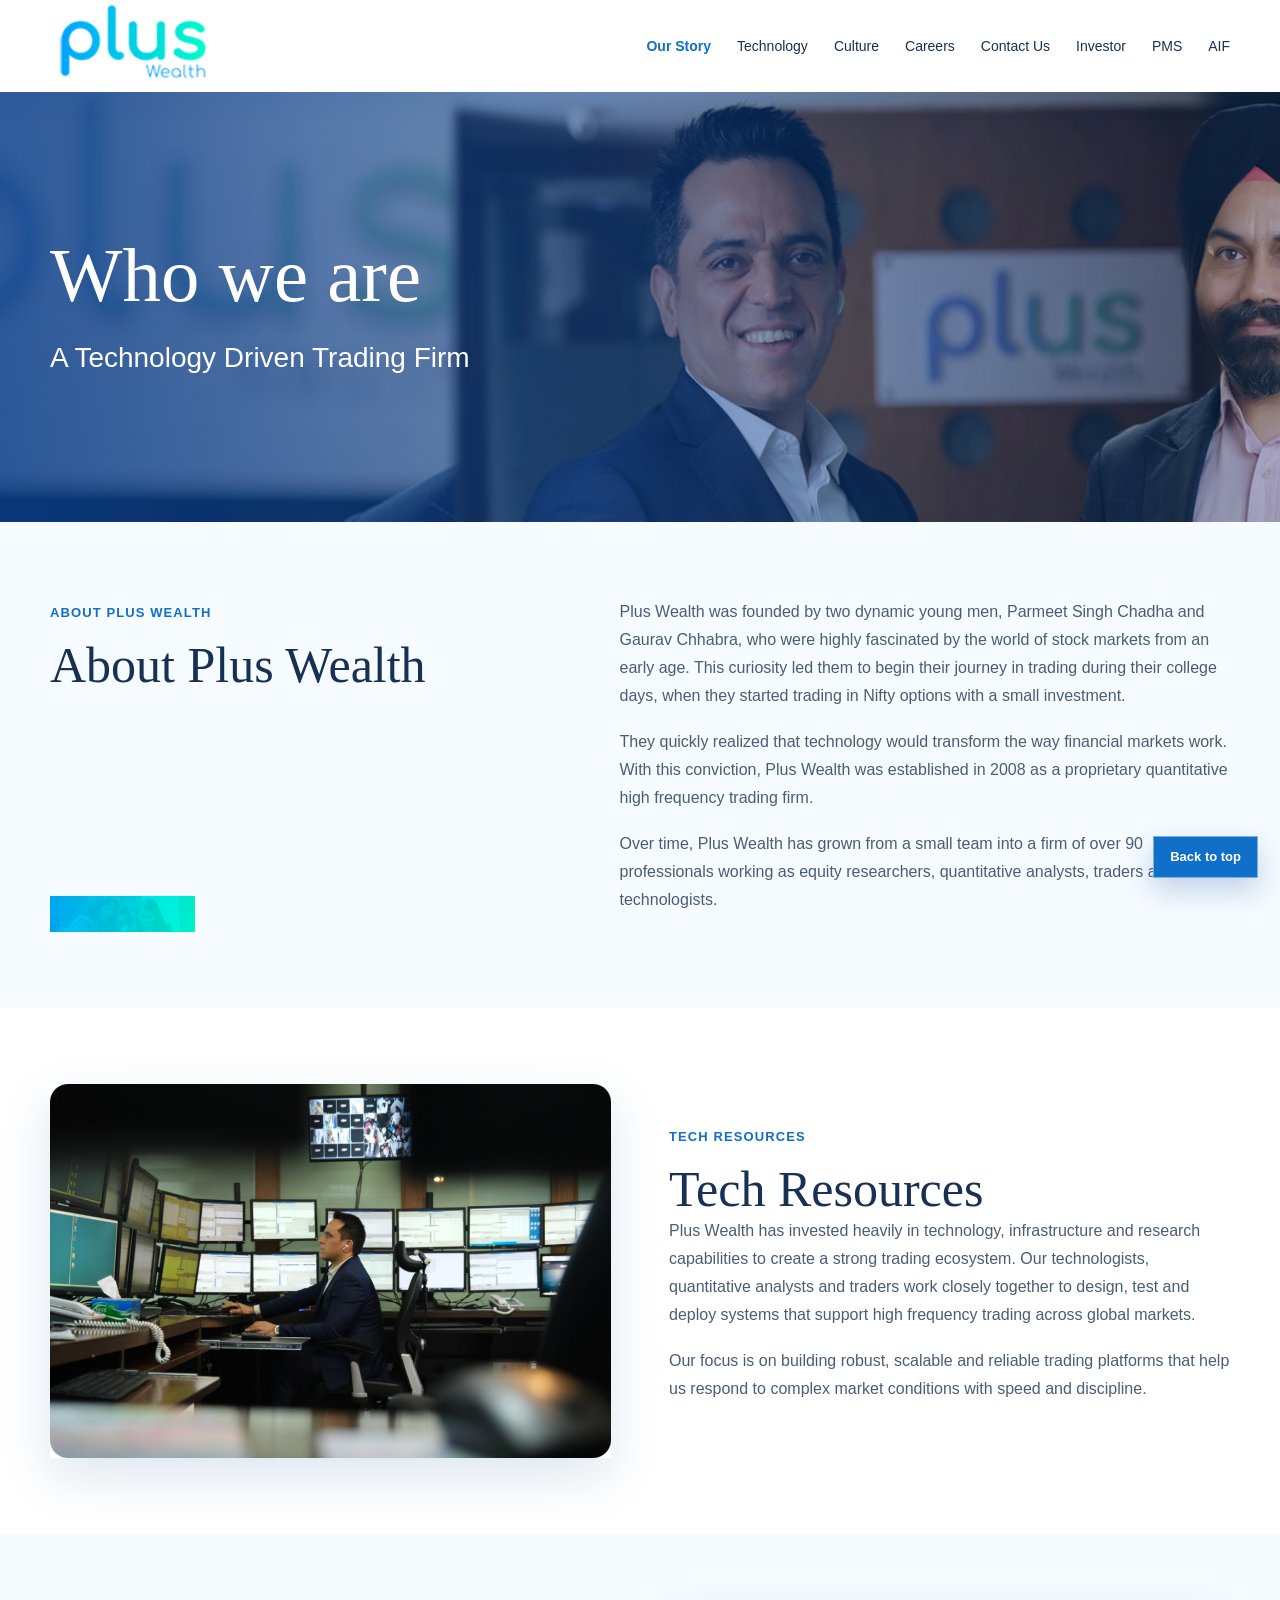
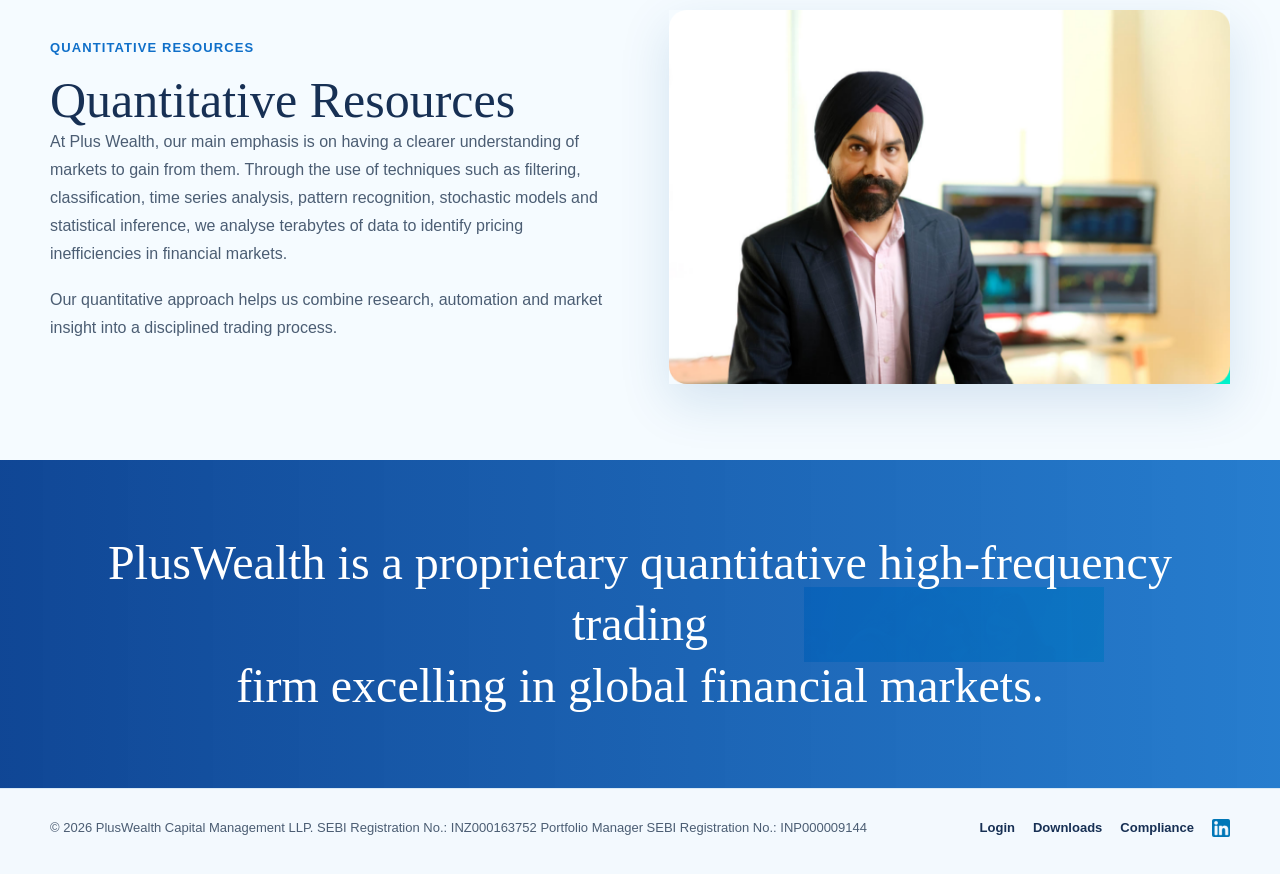
<file: pluswalth_new/our-story.html>
<!doctype html>
<html lang="en">
<head>
  <meta charset="utf-8">
  <meta name="viewport" content="width=device-width, initial-scale=1">
  <title>Our Story - Plus Wealth</title>
  <meta name="description" content="Learn about Plus Wealth, a technology driven quantitative high-frequency trading firm founded by Parmeet Singh Chadha and Gaurav Chhabra.">
  <link rel="stylesheet" href="styles.css">
</head>
<body id="page-top">
  <a class="skip-link" href="#content">Skip to content</a>

  <div data-site-header></div>

  <main id="content" tabindex="-1">
    <section class="page-hero story-hero" aria-labelledby="story-page-title">
      <div class="section-shell">
        <h1 id="story-page-title">Who we are</h1>
        <p>A Technology Driven Trading Firm</p>
      </div>
    </section>

    <section class="story-block about-story" aria-labelledby="about-pluswealth-title">
      <div class="section-shell story-grid">
        <div>
          <span class="section-kicker">About Plus Wealth</span>
          <h2 id="about-pluswealth-title">About Plus Wealth</h2>
        </div>
        <div class="story-copy">
          <p>Plus Wealth was founded by two dynamic young men, Parmeet Singh Chadha and Gaurav Chhabra, who were highly fascinated by the world of stock markets from an early age. This curiosity led them to begin their journey in trading during their college days, when they started trading in Nifty options with a small investment.</p>
          <p>They quickly realized that technology would transform the way financial markets work. With this conviction, Plus Wealth was established in 2008 as a proprietary quantitative high frequency trading firm.</p>
          <p>Over time, Plus Wealth has grown from a small team into a firm of over 90 professionals working as equity researchers, quantitative analysts, traders and technologists.</p>
        </div>
      </div>
    </section>

    <section class="story-block resource-row" aria-labelledby="tech-resources-title">
      <div class="section-shell resource-grid">
        <img src="assets/story-tech-resources.png" alt="PlusWealth team members working with trading technology">
        <div>
          <span class="section-kicker">Tech Resources</span>
          <h2 id="tech-resources-title">Tech Resources</h2>
          <p>Plus Wealth has invested heavily in technology, infrastructure and research capabilities to create a strong trading ecosystem. Our technologists, quantitative analysts and traders work closely together to design, test and deploy systems that support high frequency trading across global markets.</p>
          <p>Our focus is on building robust, scalable and reliable trading platforms that help us respond to complex market conditions with speed and discipline.</p>
        </div>
      </div>
    </section>

    <section class="story-block resource-row alternate" aria-labelledby="quant-resources-title">
      <div class="section-shell resource-grid">
        <div>
          <span class="section-kicker">Quantitative Resources</span>
          <h2 id="quant-resources-title">Quantitative Resources</h2>
          <p>At Plus Wealth, our main emphasis is on having a clearer understanding of markets to gain from them. Through the use of techniques such as filtering, classification, time series analysis, pattern recognition, stochastic models and statistical inference, we analyse terabytes of data to identify pricing inefficiencies in financial markets.</p>
          <p>Our quantitative approach helps us combine research, automation and market insight into a disciplined trading process.</p>
        </div>
        <img src="assets/story-quant-resources.png" alt="Quantitative trading workspace and market analysis screens">
      </div>
    </section>

    <section class="statement" aria-label="PlusWealth statement">
      <div class="section-shell">
        <p>PlusWealth is a proprietary quantitative high-frequency trading<br>firm excelling in global financial markets.</p>
      </div>
    </section>
  </main>

  <div data-site-footer></div>

  <script src="common.js"></script>
  <script src="script.js"></script>
</body>
</html>
</file>
<file: pluswalth_new/styles.css>
:root {
  --blue: #0f6fc9;
  --blue-deep: #063f91;
  --cyan: #3bb6e8;
  --ink: #173054;
  --text: #4b5d73;
  --light-text: #f6fbff;
  --page: #ffffff;
  --pale: #f5fbff;
  --line: #d9e9f5;
  --shadow: 0 18px 48px rgba(13, 83, 151, 0.14);
  --font-body: "Open Sans", Arial, sans-serif;
  --font-nav: "Poppins", Arial, sans-serif;
  --font-display: "Marcellus", Georgia, serif;
}

* { box-sizing: border-box; }

html { scroll-behavior: smooth; }

body {
  margin: 0;
  background: var(--page);
  color: var(--text);
  font-family: var(--font-body);
  font-size: 16px;
  line-height: 1.75;
}

img {
  max-width: 100%;
  display: block;
}

a {
  color: inherit;
  text-decoration-thickness: 1px;
  text-underline-offset: 4px;
}

a:focus-visible,
button:focus-visible {
  outline: 3px solid var(--cyan);
  outline-offset: 4px;
  box-shadow: 0 0 0 6px rgba(59, 182, 232, 0.24);
}

.skip-link {
  position: fixed;
  z-index: 100;
  top: 14px;
  left: 14px;
  transform: translateY(-160%);
  padding: 10px 14px;
  background: var(--blue-deep);
  color: #fff;
  font-weight: 700;
  border-radius: 2px;
}

.skip-link:focus { transform: translateY(0); }

.site-header {
  position: sticky;
  top: 0;
  z-index: 40;
  background: #fff;
  box-shadow: 0 4px 26px rgba(13, 83, 151, 0.1);
}

.header-inner {
  width: min(1180px, calc(100% - 40px));
  min-height: 92px;
  margin: 0 auto;
  display: flex;
  align-items: center;
  justify-content: space-between;
  gap: 32px;
}

.brand {
  display: inline-flex;
  align-items: center;
  flex: 0 0 auto;
}

.brand img {
  width: 168px;
  height: auto;
}

.nav-menu {
  display: flex;
  align-items: center;
  justify-content: flex-end;
  gap: 26px;
  font-family: var(--font-nav);
  font-size: 14px;
  font-weight: 500;
  color: var(--ink);
}

.nav-menu a {
  text-decoration: none;
  white-space: nowrap;
}

.nav-menu a:hover,
.nav-menu a:focus-visible {
  color: var(--blue);
}

.nav-menu a.active {
  color: var(--blue);
  font-weight: 700;
}

.nav-toggle {
  display: none;
  width: 44px;
  height: 44px;
  border: 1px solid var(--line);
  background: #fff;
  border-radius: 2px;
}

.nav-toggle span {
  width: 21px;
  height: 2px;
  display: block;
  margin: 5px auto;
  background: var(--ink);
}

.hero {
  position: relative;
  min-height: 650px;
  color: #fff;
  background:
    linear-gradient(90deg, rgba(5, 37, 86, 0.88) 0%, rgba(11, 81, 152, 0.68) 47%, rgba(7, 53, 116, 0.16) 100%),
    url("assets/hero-main.png") center / cover no-repeat;
  overflow: hidden;
}

.hero::after {
  content: "";
  position: absolute;
  inset: auto 0 0;
  height: 120px;
  background: linear-gradient(180deg, rgba(255,255,255,0), #fff);
}

.hero-inner {
  position: relative;
  z-index: 1;
  width: min(1180px, calc(100% - 40px));
  min-height: 650px;
  margin: 0 auto;
  padding: 76px 0 110px;
  display: flex;
  align-items: center;
}

.hero-copy {
  position: relative;
  z-index: 2;
  max-width: 760px;
}

h1,
h2 {
  margin: 0;
  color: var(--ink);
  font-family: var(--font-display);
  font-weight: 400;
  line-height: 1.12;
}

.hero h1 {
  color: #fff;
  font-size: clamp(44px, 6vw, 86px);
}

.hero p {
  max-width: 680px;
  margin: 18px 0 0;
  color: var(--light-text);
  font-family: var(--font-nav);
  font-size: clamp(18px, 2.1vw, 27px);
  line-height: 1.45;
}

.hero-links {
  display: flex;
  flex-wrap: wrap;
  gap: 18px;
  margin-top: 36px;
}

.hero-links a,
.more-link,
.understand-btn {
  min-height: 48px;
  display: inline-flex;
  align-items: center;
  justify-content: center;
  padding: 0 28px;
  border: 1px solid var(--cyan);
  border-radius: 0;
  background: var(--cyan);
  color: #062848;
  font-family: var(--font-nav);
  font-weight: 700;
  text-decoration: none;
  transition: background 0.2s ease, color 0.2s ease, transform 0.2s ease;
}

.hero-links a:last-child {
  background: transparent;
  color: #fff;
  border-color: rgba(255,255,255,0.75);
}

.hero-links a:hover,
.more-link:hover,
.understand-btn:hover {
  transform: translateY(-1px);
  background: var(--blue-deep);
  border-color: var(--blue-deep);
  color: #fff;
}

.section-shell {
  width: min(1180px, calc(100% - 40px));
  margin: 0 auto;
}

.intro-section {
  padding: 92px 0 70px;
}

.intro-grid {
  display: grid;
  grid-template-columns: 0.85fr 1.15fr;
  gap: 72px;
  align-items: start;
}

.section-title span {
  display: inline-block;
  margin-bottom: 12px;
  color: var(--blue);
  font-family: var(--font-nav);
  font-size: 13px;
  font-weight: 700;
  text-transform: uppercase;
  letter-spacing: 1.2px;
}

.section-title h2 {
  font-size: clamp(34px, 4vw, 54px);
}

.intro-copy p,
.approach-section p {
  margin: 0 0 20px;
}

.more-link {
  margin-top: 14px;
}

.approach-image {
  padding: 22px 0 0;
}

.approach-image img {
  width: min(1180px, calc(100% - 40px));
  margin: 0 auto;
}

.approach-section {
  padding: 54px 0 50px;
}

.approach-section .section-shell {
  max-width: 1020px;
}

.stats-section {
  padding: 30px 0 70px;
}

.stats-grid {
  display: grid;
  grid-template-columns: repeat(3, 1fr);
  gap: 26px;
}

.stats-grid article {
  min-height: 190px;
  display: flex;
  flex-direction: column;
  align-items: center;
  justify-content: center;
  text-align: center;
  background: var(--pale);
  border: 1px solid var(--line);
  box-shadow: 0 14px 38px rgba(13, 83, 151, 0.08);
}

.stats-grid img {
  width: 54px;
  height: 54px;
  object-fit: contain;
  margin-bottom: 14px;
}

.stats-grid strong {
  color: var(--blue);
  font-family: var(--font-display);
  font-size: 48px;
  font-weight: 400;
  line-height: 1;
}

.stats-grid span {
  margin-top: 8px;
  color: var(--ink);
  font-family: var(--font-nav);
  font-size: 16px;
  font-weight: 600;
}

.statement {
  padding: 72px 0;
  background:
    linear-gradient(90deg, rgba(6, 63, 145, 0.96), rgba(15, 111, 201, 0.9)),
    url("assets/plus-wealth-mark.png") right 18% center / 300px auto no-repeat;
  color: #fff;
  text-align: center;
}

.statement p {
  margin: 0;
  color: #fff;
  font-family: var(--font-display);
  font-size: clamp(28px, 4vw, 48px);
  line-height: 1.28;
}

.page-hero {
  min-height: 430px;
  display: flex;
  align-items: center;
  color: #fff;
  background:
    linear-gradient(90deg, rgba(6,63,145,0.82), rgba(6,63,145,0.28)),
    url("assets/about-banner.png") center / cover no-repeat;
}

.page-hero h1 {
  color: #fff;
  font-size: clamp(44px, 6vw, 82px);
}

.page-hero p {
  max-width: 620px;
  margin: 14px 0 0;
  color: #fff;
  font-family: var(--font-nav);
  font-size: clamp(18px, 2.2vw, 28px);
  font-weight: 500;
}

.story-block {
  padding: 76px 0;
}

.story-block:nth-of-type(odd) {
  background: #fff;
}

.story-block:nth-of-type(even) {
  background: var(--pale);
}

.story-grid {
  display: grid;
  grid-template-columns: 0.9fr 1.1fr;
  gap: 70px;
  align-items: start;
  background: url("assets/plus-wealth-mark.png") left bottom / 145px auto no-repeat;
}

.section-kicker {
  display: inline-block;
  margin-bottom: 12px;
  color: var(--blue);
  font-family: var(--font-nav);
  font-size: 13px;
  font-weight: 700;
  letter-spacing: 1.1px;
  text-transform: uppercase;
}

.story-block h2 {
  font-size: clamp(30px, 4vw, 50px);
}

.story-copy p,
.resource-row p {
  margin: 0 0 18px;
}

.resource-grid {
  display: grid;
  grid-template-columns: 1fr 1fr;
  gap: 58px;
  align-items: center;
}

.resource-grid img {
  width: 100%;
  box-shadow: var(--shadow);
}

.alternate .resource-grid {
  background: url("assets/plus-wealth-mark.png") right bottom / 155px auto no-repeat;
}

.world-clocks {
  padding: 56px 0;
}

.clock-grid {
  display: grid;
  grid-template-columns: repeat(4, 1fr);
  gap: 1px;
  background: var(--line);
}

.clock-grid article {
  min-height: 270px;
  padding: 30px 24px 26px;
  background:
    linear-gradient(180deg, #ffffff, #f8fcff);
  text-align: center;
}

.clock-face {
  position: relative;
  width: 142px;
  height: 142px;
  margin: 0 auto 20px;
  border: 1px solid rgba(23,48,84,0.24);
  border-radius: 50%;
  background:
    radial-gradient(circle at center, #ffffff 0 8%, transparent 9%),
    repeating-conic-gradient(from 0deg, rgba(23,48,84,0.58) 0deg 1.4deg, transparent 1.4deg 30deg),
    radial-gradient(circle at center, #ffffff 0 68%, #f4f9fd 69% 100%);
  box-shadow:
    inset 0 0 0 8px #ffffff,
    inset 0 0 0 9px rgba(15,111,201,0.18),
    0 16px 34px rgba(13,83,151,0.12);
}

.clock-face::before {
  content: "";
  position: absolute;
  inset: 18px;
  border: 1px solid rgba(23,48,84,0.1);
  border-radius: 50%;
}

.mark {
  display: none;
}

.hand {
  position: absolute;
  left: 50%;
  bottom: 50%;
  transform-origin: 50% 100%;
  transform: translateX(-50%) rotate(0deg);
  border-radius: 999px;
  box-shadow: 0 1px 2px rgba(23,48,84,0.18);
}

.hour-hand {
  width: 5px;
  height: 34px;
  background: var(--ink);
}

.minute-hand {
  width: 3px;
  height: 48px;
  background: #21476f;
}

.second-hand {
  width: 2px;
  height: 54px;
  background: var(--cyan);
  opacity: 0.88;
}

.pin {
  position: absolute;
  top: 50%;
  left: 50%;
  width: 10px;
  height: 10px;
  transform: translate(-50%, -50%);
  border-radius: 50%;
  background: var(--blue-deep);
  border: 2px solid #fff;
  box-shadow: 0 0 0 1px rgba(23,48,84,0.22);
}

.clock-grid time {
  display: block;
  color: var(--ink);
  font-family: var(--font-nav);
  font-size: 18px;
  font-weight: 600;
  line-height: 1.2;
}

.clock-grid span {
  display: block;
  margin-top: 10px;
  color: var(--ink);
  font-weight: 600;
}

.site-footer {
  background: #f3f9fe;
  border-top: 1px solid var(--line);
}

.footer-inner {
  width: min(1180px, calc(100% - 40px));
  margin: 0 auto;
  padding: 28px 0 34px;
  display: flex;
  align-items: center;
  justify-content: space-between;
  gap: 28px;
}

.footer-inner p {
  margin: 0;
  color: var(--text);
  font-size: 13px;
}

.footer-inner nav {
  display: flex;
  align-items: center;
  flex-wrap: wrap;
  justify-content: flex-end;
  gap: 18px;
  color: var(--ink);
  font-family: var(--font-nav);
  font-size: 13px;
  font-weight: 600;
}

.footer-inner a {
  text-decoration: none;
}

.footer-inner a:hover {
  color: var(--blue);
}

.linkedin-link img {
  width: 18px;
  height: 18px;
}

.back-to-top {
  position: fixed;
  right: 22px;
  bottom: 22px;
  z-index: 45;
  min-height: 42px;
  display: inline-flex;
  align-items: center;
  justify-content: center;
  padding: 0 16px;
  background: var(--blue);
  color: #fff;
  border: 1px solid rgba(255,255,255,0.45);
  box-shadow: 0 12px 28px rgba(6,63,145,0.22);
  font-family: var(--font-nav);
  font-size: 13px;
  font-weight: 700;
  text-decoration: none;
}

.back-to-top:hover {
  background: var(--blue-deep);
}

.disclaimer {
  position: fixed;
  inset: 0;
  z-index: 80;
  display: grid;
  place-items: center;
  padding: 24px;
  background: rgba(10, 35, 68, 0.58);
}

.disclaimer[hidden] {
  display: none;
}

.disclaimer-card {
  position: relative;
  width: min(720px, 100%);
  max-height: calc(100vh - 48px);
  overflow: auto;
  padding: 34px;
  background: #fff;
  color: var(--text);
  box-shadow: 0 28px 90px rgba(0,0,0,0.28);
}

.disclaimer-card h2 {
  margin-bottom: 18px;
  font-size: 36px;
}

.disclaimer-close {
  position: absolute;
  top: 12px;
  right: 12px;
  width: 38px;
  height: 38px;
  border: 0;
  background: transparent;
  color: var(--ink);
  font-size: 30px;
  line-height: 1;
  cursor: pointer;
}

.understand-btn {
  border: 0;
  cursor: pointer;
}

.visually-hidden {
  position: absolute;
  width: 1px;
  height: 1px;
  overflow: hidden;
  clip: rect(0, 0, 0, 0);
  white-space: nowrap;
}

@media (max-width: 980px) {
  .header-inner {
    min-height: 78px;
  }

  .brand img {
    width: 142px;
  }

  .nav-toggle {
    display: block;
  }

  .nav-menu {
    position: absolute;
    top: 78px;
    left: 20px;
    right: 20px;
    display: none;
    flex-direction: column;
    align-items: stretch;
    gap: 0;
    padding: 12px;
    background: #fff;
    border: 1px solid var(--line);
    box-shadow: var(--shadow);
  }

  .nav-menu.open {
    display: flex;
  }

  .nav-menu a {
    padding: 12px 10px;
    border-bottom: 1px solid var(--line);
  }

  .nav-menu a:last-child {
    border-bottom: 0;
  }

  .intro-grid,
  .story-grid,
  .resource-grid,
  .footer-inner {
    grid-template-columns: 1fr;
    display: grid;
  }

  .footer-inner nav {
    justify-content: start;
  }
}

@media (max-width: 720px) {
  .hero,
  .hero-inner {
    min-height: 0;
  }

  .hero-inner {
    padding: 72px 0 100px;
  }

  .intro-section {
    padding-top: 66px;
  }

  .intro-grid {
    gap: 28px;
  }

  .stats-grid,
  .clock-grid {
    grid-template-columns: 1fr;
  }

  .statement p br {
    display: none;
  }
}
</file>
